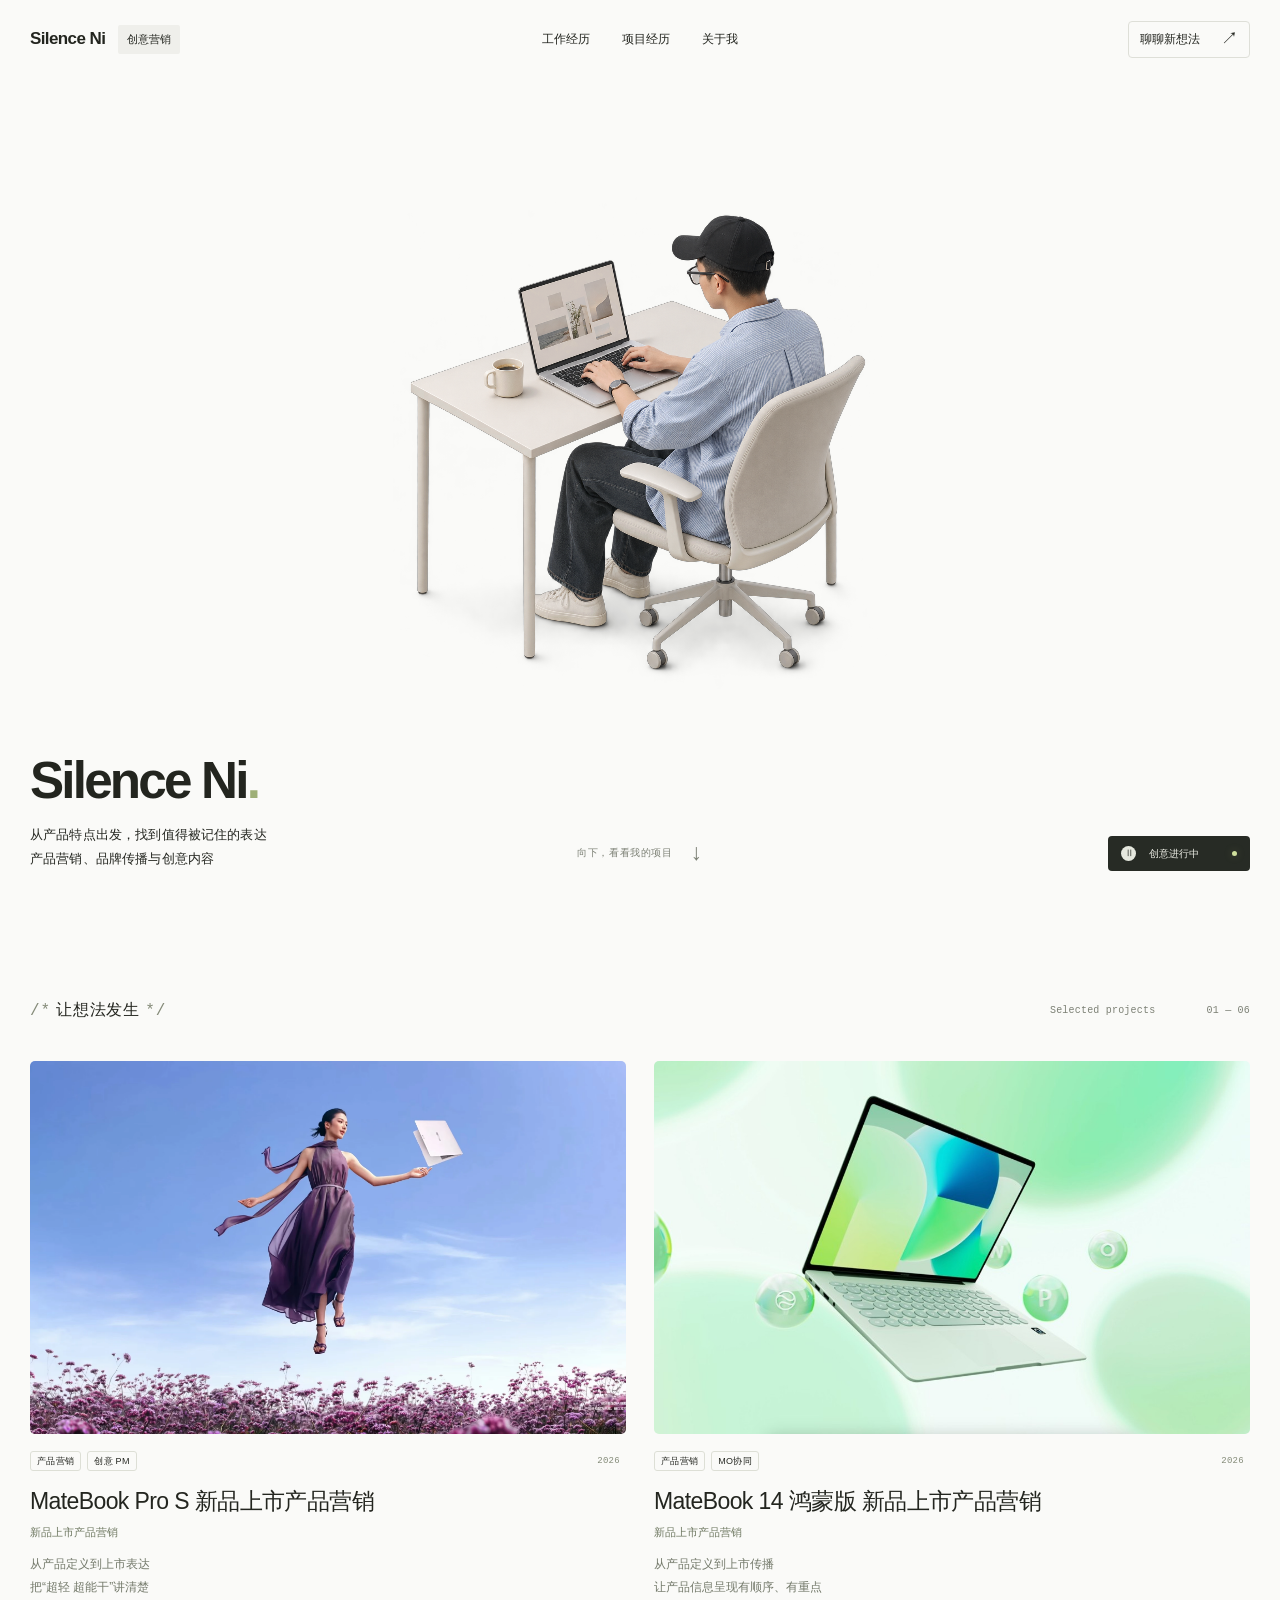
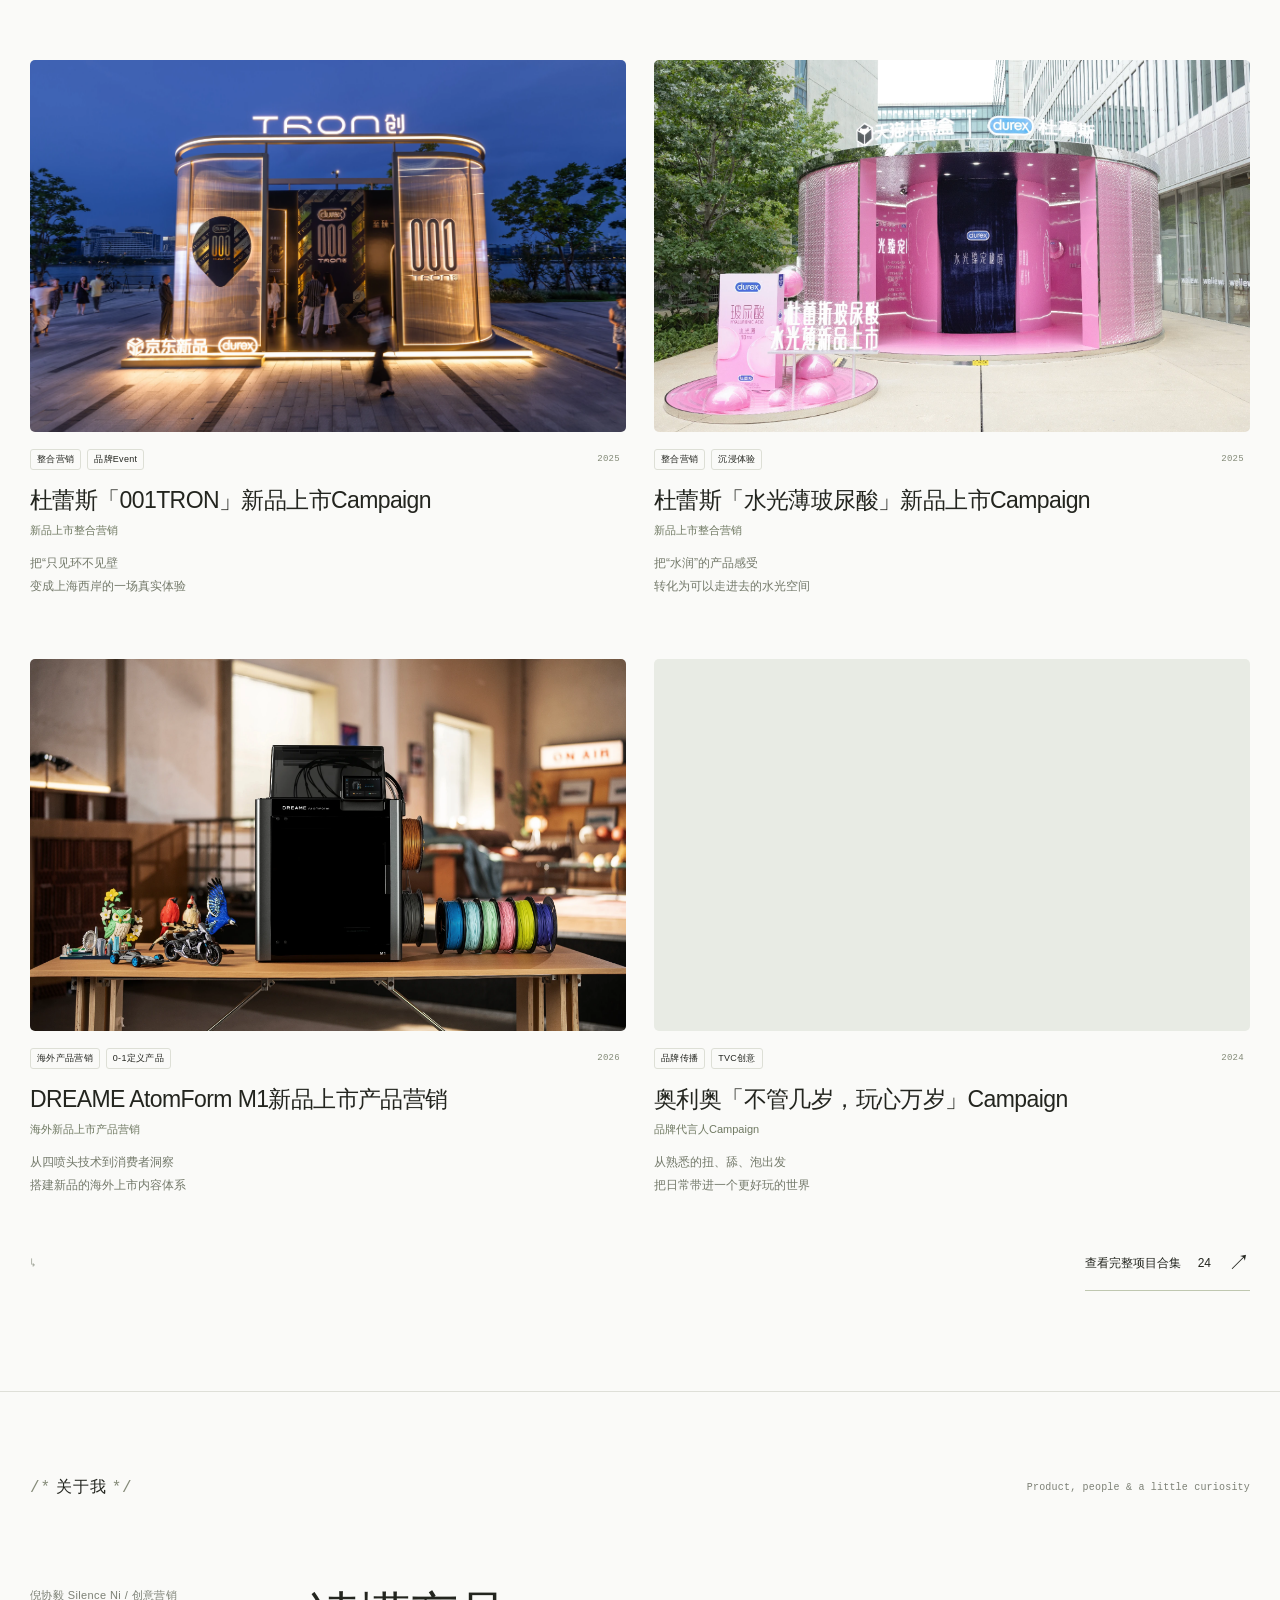
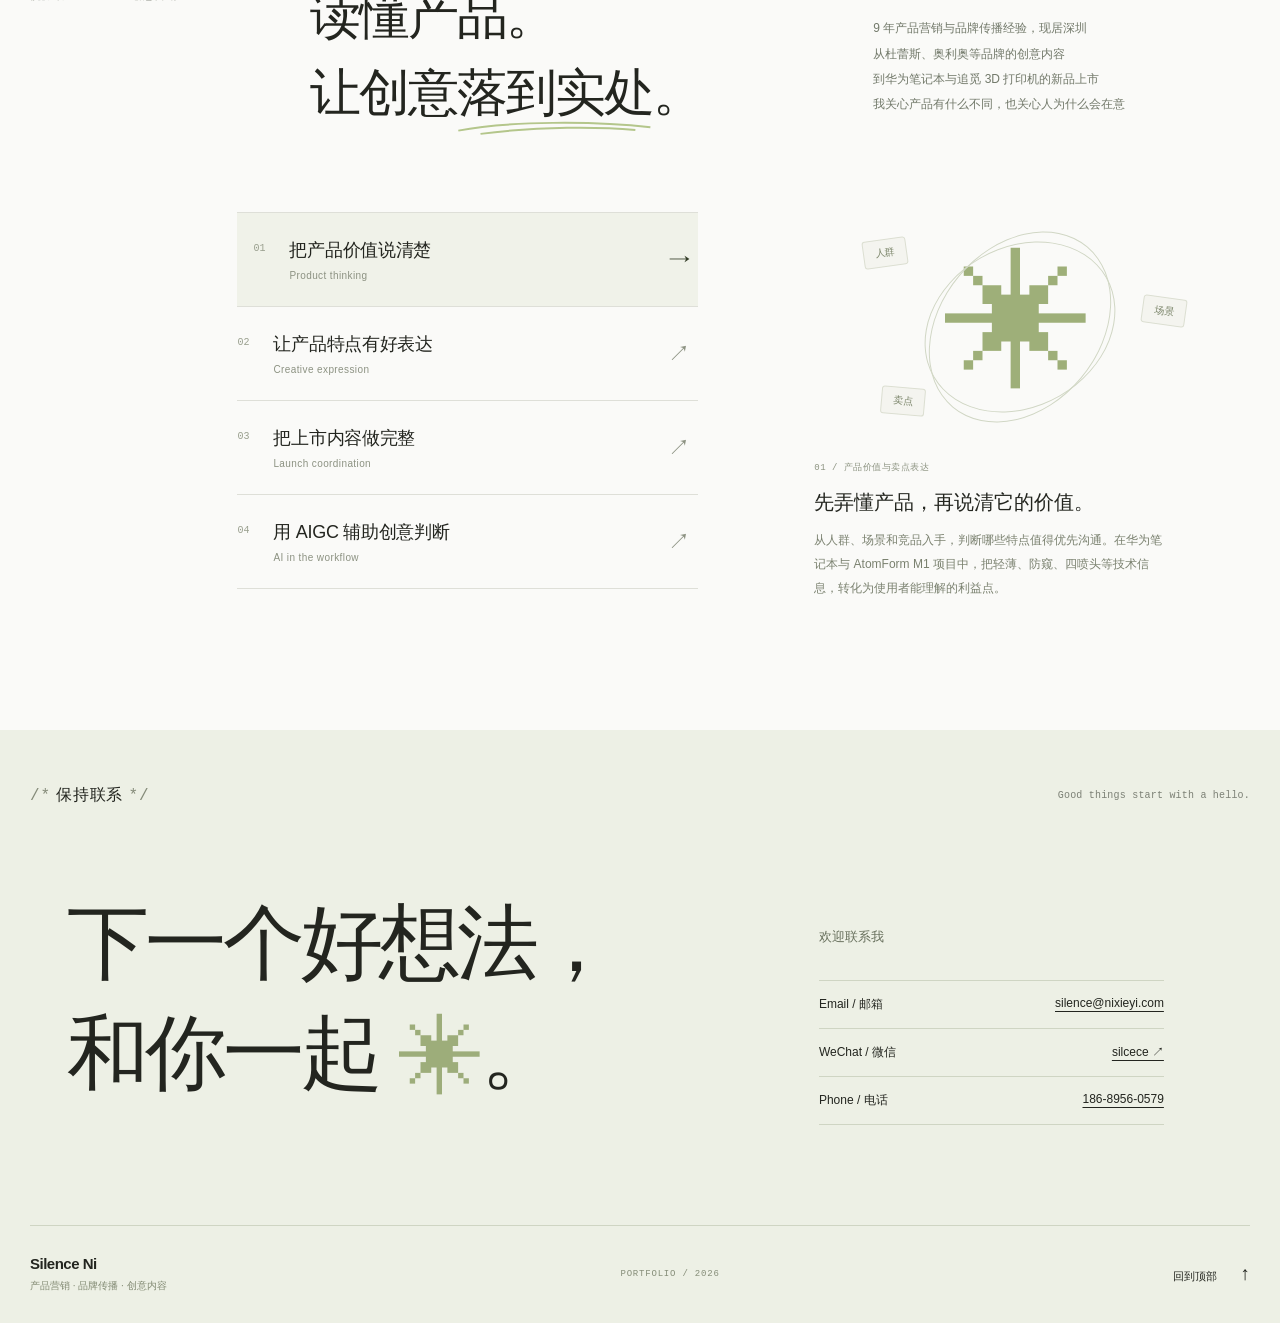
<file: index.html>
<!doctype html>
<html lang="zh-CN">
<head>
  <meta charset="UTF-8" />
  <meta name="viewport" content="width=device-width, initial-scale=1" />
  <meta name="theme-color" content="#fafaf8" />
  <meta name="description" content="倪协毅 Silence Ni，9 年产品营销与品牌传播经验。" />
  <title>Silence Ni — 创意营销</title>
  <link rel="icon" href="./assets/favicon.svg" type="image/svg+xml" />
  <link rel="stylesheet" href="./styles.css" />
  <link rel="stylesheet" href="./project-layout.css" />
  <script id="portfolio-data" type="application/json">{"schema":1,"text":{"t6c31393b9563":"项目命题","t0c8888f90d20":"策略与行动","tfe139472f0f0":"跳至项目内容","t9082190676be":"Silence Ni","t3d879dc9e787":"创意营销","t98ee655c5190":"工作经历","td4e6f770e627":"项目经历","t6afff62d736f":"关于我","tac12278e6161":"聊聊新想法","t19d2c1a79c66":"从产品特点出发，找到值得被记住的表达","t77f392ba54a2":"产品营销、品牌传播与创意内容","t98c366e8fd79":"向下，看看我的项目","td41ff4e7d29a":"Ⅱ","t1b17ddcb9623":"创意进行中","t3dae9a22cfe9":"让想法发生","t0925827df686":"Selected projects","ta520fd60029f":"01 — 06","tb7590784705a":"","tbc0f805cf7d7":"查看完整项目合集","t92cfceb39d57":"42","t6e9fc4ad7f7e":"Product, people","t926b98834e64":"a little curiosity","t53020f9cac50":"倪协毅 Silence Ni / 创意营销","t84bb3d4b7b95":"读懂产品。","t165a713a788f":"让创意","t07cabb02f8e5":"落到实处","tc971b5989976":"9 年产品营销与品牌传播经验，现居深圳","t1eb100a930ae":"从杜蕾斯、奥利奥等品牌的创意内容","tceb5777e11c7":"到华为笔记本与追觅 3D 打印机的新品上市","t80d5da0f3a50":"我关心产品有什么不同，也关心人为什么会在意","tddfe163345d3":"01","t7b543b178c86":"把产品价值说清楚","t9a0684def5f6":"Product thinking","tbcac9d1d8eab":"02","t7e730e1196ea":"让产品特点有好表达","t874716b19911":"Creative expression","t3ea6c91e241f":"03","t8ed8549888be":"把上市内容做完整","tcc1a3da5080f":"Launch coordination","t798f861ee74f":"04","t5db2468199ca":"用 AIGC 辅助创意判断","t535751c503e1":"AI in the workflow","te3d8a56f2267":"观察","t7c4a58ca1b6e":"共鸣","t799dba635a37":"好奇","te07823055401":"01 / 产品价值与卖点表达","tb2b03aef9d6a":"先弄懂产品，再说清它的价值。","t314c6e5682ac":"从人群、场景和竞品入手，判断哪些特点值得优先沟通，把专业信息转化为使用者能理解的利益点。","t9246de40395a":"保持联系","t498c87e937b4":"Good things start with a hello.","t5bade752404b":"下一个好想法，","t2ed001081e8e":"和你","t3a85181e8e3c":"一起","tc2fcb9ec394e":"","tb3a9f827aa23":"","t14285230931b":"欢迎联系我","td4d44550aae1":"Email / 邮箱","t7d85fc1910a2":"silence@nixieyi.com","tacf013fce482":"WeChat / 微信","t16e0afcaceaf":"silcece","tdc8e0c0382a3":"Phone / 电话","tdcbbacf13f7a":"186-8956-0579","t8769cd26b905":"产品营销 · 品牌传播 · 创意内容","te5b29207b1d1":"PORTFOLIO / 2026","te03cc0f221cf":"回到顶部","t38d336116e73":"PROJECT / 项目介绍","t20ebc6dec247":"我的职能","td2bf67a45281":"成果内容","tcf7d478566a9":"关闭卡片","tfd1e3b55857e":"EXPERIENCE / 工作经历","t2c5e66c690fd":"从品牌创意，","tb2a9e32622d6":"走到产品上市。","t2e947703e3e4":"9 年产品营销与品牌传播经验。","tf068e26f2568":"做过代理公司的策略创意，也做过品牌端的产品营销。","te5fa9cfd50b2":"2013.09 — 2017.07","ta1ab0fb13229":"北京师范大学珠海分校","t58037da7c9cc":"广告学 · 本科","t2d512fec1bc5":"查看项目合集","td539063e02b2":"跳至全部项目","t348de1fccc1f":"返回首页精选","tc8f4381188ca":"THE PROJECT ARCHIVE","tabdf81bfcc68":"项目合集","te75d0b5d3a67":"从产品上市，到品牌内容与现场体验。","tdf936a4ac973":"点击卡片，看看项目的起点、内容与交付。","tc352e4df561f":"全部项目","tb0f755a49174":"产品营销","t5560e6b8b85b":"影像内容","tb75066330058":"整合营销","te6d2191d8bc0":"AIGC","t0043a913c8d8":"共 42 个项目","tfe0aced5161b":"产品上市、品牌传播、影像内容，以及持续进行的创意实践。"},"profile":{"email":"silence@nixieyi.com","wechat":"silcece","phone":"186-8956-0579"},"strengths":{"insight":{"eyebrow":"01 / 产品价值与卖点表达","title":"先弄懂产品，再说清它的价值。","copy":"从人群、场景和竞品入手，判断哪些特点值得优先沟通。在华为笔记本与 AtomForm M1 项目中，把轻薄、防窥、四喷头等技术信息，转化为使用者能理解的利益点。","notes":["人群","场景","卖点"]},"story":{"eyebrow":"02 / 创意内容与体验","title":"给抽象的特点，一个具体的表达。","copy":"“薄”可以是一道环，“水润”可以是一间水光空间。我关注创意与产品之间的关系，也关心它最终怎样出现在一支影片、一张画面或一次现场体验里。","notes":["创意","影像","体验"]},"connect":{"eyebrow":"03 / 上市协同与项目交付","title":"让不同团队，围绕同一个重点工作。","copy":"做过代理公司的整合营销，也做过品牌端的产品上市。能够把研发、GTM、PR、区域市场与制作团队的需求放在同一张排期里，明确每个阶段要讲什么、交付什么。","notes":["节奏","协作","交付"]},"make":{"eyebrow":"04 / AIGC 在营销中的应用","title":"更早看见想法，也更快讨论它。","copy":"把 AIGC 用在竞品分析、策略梳理、脚本构思和视觉预演中。做过奥利奥、西门子的动态分镜，以及杜蕾斯产品 KSP 素材探索，用具体画面辅助团队判断创意方向。","notes":["研究","分镜","预演"]}},"experience":[["2026.07 — 2026.09 · 深圳","追觅科技","产品营销经理","围绕消费级 3D 打印新品，开展品类与竞品研究，建立产品定位和卖点优先级；统筹 KV、TVC、功能视频及海外上市工具包。"],["2025.12 — 2026.06 · 深圳","华为终端（专家岗）","产品营销经理","负责消费者笔记本产品营销，前置参与产品定义，推进上市策略、发布会内容与核心营销物料；协调研发、GTM、中国区、PR 及制作团队。"],["2019.02 — 2025.12 · 上海","HOP-LAB 合和互动","资深营销总监","负责策略创意、整合营销与团队管理。服务杜蕾斯、华为、雀巢、奥利奥、西门子等品牌，推动创意内容、线下快闪与整合传播项目。"],["2017.10 — 2018.12 · 上海","国际 4A 公司","Freelancer · 创意营销","以自由职业者身份参与 Publicis、McCann、dentsu、DDB 等公司项目，涉及真果粒新品、必胜客 IP 联名、KFC Pre-order 与 Pocky 年度新品传播。"]],"projects":[{"key":"matebook-pro-s","category":"product","featured":true,"hidden":false,"name":"MateBook Pro S 新品上市产品营销","english":"HUAWEI","year":"2026","subtitle":"新品上市产品营销","title":"MateBook Pro S 新品上市产品营销","role":"创意 PM · 产品营销","approach":"· 产品策略：前置参与产品规划，联动研发与GTM团队，梳理目标人群、使用场景及差异化竞争优势，制定核心卖点层级与传播优先级。\n· 创意策略：主导Campaign核心创意方向，将产品KSP转化为具体的视觉表达与场景化内容，统筹KV、TVC及平面创拍的创意开发。\n· 项目统筹：规划上市营销物料矩阵，协调跨团队协作，统筹预算、制作排期与供应商管理，推动创意方案按上市节点落地。","outcome":"建立清晰的产品价值体系与新品上市沟通框架，统一核心卖点在不同传播触点的表达；完成覆盖品牌形象、产品卖点与消费场景的核心营销内容交付，为新品上市提供系统化的传播素材支持。\n核心交付：产品价值梳理 / Campaign创意 / KV / TVC / 平面创拍","deliverables":"","coverType":"","summary":["从产品定义到上市表达","把“超轻 超能干”讲清楚"],"tags":["产品营销","创意 PM"],"brief":"798g的旗舰笔记本，轻是第一眼的惊艳，强才是让人买单的理由。将复杂的技术优势收束为「超轻 超能干」，让十年旗舰的产品实力有了清晰的表达。","video":"./assets/uploads/84a6355d-8856-47b9-b2dd-0a318ccadaa0.mp4","cover":"./assets/uploads/9f0cb243-ae26-46ce-9363-19b9416e6a17.webp","images":[{"src":"./assets/uploads/c7754282-621c-411f-881e-b868e2fbdac6.webp","alt":"5","width":1920,"height":1080},{"src":"./assets/projects/gallery/p8-1.jpg","alt":"MateBook Pro S · 新品上市产品营销画面 2","width":1280,"height":720},{"src":"./assets/projects/gallery/p8-2.jpg","alt":"MateBook Pro S · 新品上市产品营销画面 3","width":1280,"height":720},{"src":"./assets/projects/gallery/p8-3.jpg","alt":"MateBook Pro S · 新品上市产品营销画面 4","width":1280,"height":720},{"src":"./assets/uploads/9eaacdab-b613-4e0e-a193-dd4baaa24123.jpg","alt":"7","width":2880,"height":1440},{"src":"./assets/uploads/82dede24-d022-4db6-ad9d-18b7f854709f.jpg","alt":"6","width":2880,"height":1440}]},{"key":"matebook-14","category":"product","featured":true,"hidden":false,"name":"MateBook 14 鸿蒙版 新品上市产品营销","english":"HUAWEI","year":"2026","subtitle":"新品上市产品营销","title":"MateBook 14 鸿蒙版新品上市产品营销","role":"创意 PM · MO 协同","approach":"· 上市营销规划：对齐产品与GTM团队的上市目标，制定营销内容矩阵、传播节奏及资源预算，统筹关键物料的开发与交付。\n· 产品内容策略：梳理鸿蒙系统体验与产品核心KSP，提炼场景化用户利益点，参与发布会Keynote及产品口播内容策划，建立清晰的产品沟通逻辑。\n· 创意执行管理：主导产品ID及KSP视频的创意开发与制作统筹，协调创意、制作及跨职能团队，推进内容质量把控、社媒预热与上市节点落地。","outcome":"完成新品发布会及上市阶段核心传播内容的全链路交付，实现产品卖点在发布会、视频与社交媒体等触点的一致表达，支撑新品认知建立与预售传播。\n核心交付：上市内容规划 / Keynote与口播 / ID视频 / KSP视频 / 社媒预热","deliverables":"","coverType":"","summary":["从产品定义到上市传播","让产品信息呈现有顺序、有重点"],"tags":["产品营销","MO协同"],"brief":"当鸿蒙电脑遇上圆形键盘，科技也有了年轻、有趣的一面。以独特的设计语言为切入点，让鸿蒙新体验与个性化表达成为新品上市的记忆点。","video":"./assets/uploads/7914eb04-bff6-46cd-a90e-fbde4fd6ec0a.mp4","cover":"./assets/projects/p7.jpg","images":[{"src":"./assets/uploads/e7b2f768-51d6-4b68-827a-33f3a8caeeae.webp","alt":"1","width":3840,"height":2160},{"src":"./assets/uploads/91ba7ae0-2b96-4f50-80b2-b81cd5362bec.webp","alt":"2","width":3840,"height":2160},{"src":"./assets/uploads/85803cdd-fc63-4e60-bfe9-005f804a38b5.webp","alt":"3","width":3840,"height":2160},{"src":"./assets/uploads/1b1da3e6-e6e6-4a1a-878a-00048079c659.webp","alt":"华为MateBook 14｜续航超能扛.00_01_18_11.Still004","width":3840,"height":2160}]},{"key":"durex-tron","category":"integrated","featured":true,"hidden":false,"name":"杜蕾斯「001TRON」新品上市Campaign","english":"DUREX","year":"2025","subtitle":"新品上市整合营销","title":"杜蕾斯 001TRON 新品上市整合营销","role":"项目总监 · Campaign Lead","approach":"· 整合营销策略：主导Campaign整体策划，围绕产品差异化优势制定核心创意概念，规划线下体验、内容传播与社交互动的整合营销路径。\n· 体验创意设计：主导大型圆环装置、裸眼全息风幕及沉浸式互动体验的创意设计，将抽象产品卖点转化为直观的空间语言与参与机制。\n· 复杂项目操盘：统筹创意、技术、搭建及执行团队，推进装置结构、全息技术与现场体验的可行性验证，管理预算、制作周期及现场交付，确保创意完整落地。","outcome":"于上海西岸落地全国首创大型圆环光影互动装置，融合裸眼全息风幕与沉浸式互动体验，完成从产品创意概念到线下品牌事件的转化。两日活动吸引14万人次关注、超10,000人次驻足观看全息展示、300余人参与沉浸互动并产出UGC；整合传播总曝光达5亿+，有效放大新品上市声量。\n· 核心交付：Campaign Big Idea / 创意装置设计 / 全息互动体验 / 活动统筹与落地","deliverables":"","coverType":"","summary":["把“只见环不见壁","变成上海西岸的一场真实体验"],"tags":["整合营销","品牌Event"],"brief":"极致的薄，如何让人真正感知？「只见环，不见壁」，把一个难以触摸的产品优势，变成一座能走近、能互动、能引发讨论的巨型圆环。","cover":"./assets/uploads/f3ff9b2c-e0b0-4ec6-9e6f-ac98eb6dbd53.webp","images":[{"src":"./assets/uploads/c6382359-82f1-4f38-b386-2493152e7929.webp","alt":"SAM_7685","width":5000,"height":3335},{"src":"./assets/uploads/cd3dbce0-851e-4991-b0e2-0ac6ad0a2d70.jpg","alt":"202589203539318_SAM7865","width":1600,"height":1067},{"src":"./assets/uploads/cfaa7ad5-9cd6-47c3-bfab-e979a9add48a.webp","alt":"10","width":1938,"height":1358},{"src":"./assets/uploads/82594c79-3099-490b-8cfd-702bcf081a8e.webp","alt":"SAM_7319","width":5000,"height":3335},{"src":"./assets/uploads/4026c887-a699-475c-9b8d-be919bbf793c.jpg","alt":"2025892198221_SAM7900","width":1600,"height":1067}]},{"key":"durex-hydro","category":"integrated","featured":true,"hidden":false,"name":"杜蕾斯「水光薄玻尿酸」新品上市Campaign","english":"DUREX","year":"2025","subtitle":"新品上市整合营销","title":"杜蕾斯水光薄玻尿酸新品上市整合营销","role":"整合营销 · 创意内容","approach":"· 消费者洞察与创意策略：围绕目标人群的情感需求与产品核心利益点，参与制定Campaign创意方向，将功能性卖点转化为具象的感官体验与空间叙事。\n· 互动体验设计：策划沉浸式水光艺术空间与AIGC互动体验，设计用户参与路径、现场互动机制及社交分享场景，增强体验趣味性与内容传播价值。\n· 活动统筹与落地：推进场地资源协调、空间搭建及跨供应商协作，制定现场运营SOP、人员招募与互动执行机制，平衡创意效果、预算与现场运营效率。","outcome":"落地以水、光、声音交织的沉浸式艺术体验空间，融合AIGC创意互动与多感官体验，将产品概念转化为消费者可亲身参与的品牌场景。通过互动体验与社交分享机制，降低亲密用品的体验门槛，丰富新品上市的消费者沟通方式。\n核心交付：Campaign创意 / 沉浸式空间体验 / AIGC互动策划 / 用户参与机制 / 活动运营与落地","deliverables":"","coverType":"","summary":["把“水润”的产品感受","转化为可以走进去的水光空间"],"tags":["整合营销","沉浸体验"],"brief":"水润不该只是广告里的形容词，把水、光与声音搬进真实空间，打造一场可以亲身感受的沉浸体验，让产品卖点有了触感，也有了情绪。","cover":"./assets/uploads/254dcf00-da1c-4043-8793-53bae25a43c5.webp","images":[{"src":"./assets/uploads/8c9e9421-59e7-4c05-8c0c-17356e5e49a2.webp","alt":"2_副本","width":1822,"height":1192},{"src":"./assets/uploads/d38740aa-73e1-40fd-8e17-d276d47d2948.webp","alt":"SAI02451","width":4608,"height":3072},{"src":"./assets/uploads/e11761ad-7a7a-40a2-9c77-73ce60442909.webp","alt":"1","width":2896,"height":1628},{"src":"./assets/uploads/2d76d166-97d4-441a-a235-d1d40d7435f2.webp","alt":"2","width":2906,"height":1616},{"src":"./assets/uploads/4e8d7505-aadd-4761-bedc-1642aeb0c788.webp","alt":"3","width":2898,"height":1620},{"src":"./assets/uploads/a179c7c6-da22-4697-b8b1-1efef935d7e3.webp","alt":"4","width":2884,"height":1626},{"src":"./assets/uploads/ba818e29-4420-4feb-8920-939d5cd519a7.webp","alt":"5","width":2900,"height":1618}]},{"key":"atomform-m1","category":"product","featured":true,"hidden":false,"name":"DREAME AtomForm M1新品上市产品营销","english":"ATOMFORM","year":"2026","subtitle":"海外新品上市产品营销","title":"DREAME AtomForm M1海外新品上市产品营销","role":"产品营销 · 海外 GTM 协同","approach":"· 市场研究与产品定位：主导消费级FDM市场及竞品技术路线研究，识别多色打印的用户痛点与差异化机会，明确产品竞争定位，制定核心KSP层级及传播优先级。\n· 产品价值与创意转译：联动研发梳理四独立喷头、智能快换、无冲刷切换及多材料打印等技术优势，通过FABE逻辑转化为消费者利益点，主导核心传播概念及视觉创意方向。\n· 海外上市营销统筹：协同海外GTM团队规划上市内容体系，统筹KV、TVC及KSP视觉素材的创意开发、预算与制作交付，搭建标准化Product Launch Toolkit，支持海外区域本地化传播。","outcome":"从0到1完成产品定位、核心卖点体系及上市传播内容建设，形成清晰、统一的海外产品沟通语言。交付覆盖品牌形象、产品功能及使用场景的核心营销素材，建立可供海外区域复用的Launch Toolkit，为新品发布及IFA展期传播提供内容支持。\n核心交付： 市场与竞品研究 / 产品定位 / KSP体系 / KV / TVC / Product Launch Toolkit","deliverables":"","coverType":"atomform","summary":["从四喷头技术到消费者洞察","搭建新品的海外上市内容体系"],"tags":["海外产品营销","0-1定义产品"],"brief":"进入竞争激烈的消费级3D打印市场，光有技术参数还不够。抓住「智能快换四喷头」的差异化优势，让复杂技术回归简单的用户价值，为海外上市找到清晰的沟通切口。","video":"./assets/uploads/7b30b344-fcbd-4172-9d4f-4a5e758a0977.mp4","cover":"./assets/uploads/598d881e-b8dc-4944-8f1a-6faa998bee50.webp","images":[{"src":"./assets/uploads/3075059b-1aae-489a-9c59-bc263b7165b3.webp","alt":"1","width":2216,"height":1392},{"src":"./assets/uploads/bf9400ad-f1d8-467d-af6f-9a4eee039dd7.webp","alt":"2","width":2220,"height":1384},{"src":"./assets/uploads/d1798794-998f-47eb-a52d-6008133ef9b6.webp","alt":"3","width":2206,"height":1442},{"src":"./assets/uploads/f27668c2-5058-4269-a0c8-7408cbbcbb56.webp","alt":"4","width":2212,"height":1468},{"src":"./assets/uploads/d0a0d981-fcc1-470a-8a6f-e6121f397914.webp","alt":"5","width":2204,"height":1438}]},{"key":"oreo-play","category":"film","featured":true,"hidden":false,"name":"奥利奥「不管几岁，玩心万岁」Campaign","english":"OREO","year":"2024","subtitle":"品牌代言人Campaign","title":"奥利奥「不管几岁，玩心万岁」","role":"品牌传播 · 影像内容","approach":"· 品牌策略与内容洞察：围绕奥利奥「Unlock Playfulness」品牌精神，结合目标人群与代言人特质，梳理TVC核心沟通信息，明确创意方向与品牌表达重点。\n· TVC创意策划：参与影片创意构思、脚本与视觉表达设计，将代言人个性与奥利奥经典品牌符号结合，运用CG视觉创意增强内容的趣味性与品牌辨识度。\n· 影视制作统筹：协同导演、制作及后期团队推进TVC制作，把控创意执行、CG特效与Online合成质量，协调制作资源与交付节奏，确保创意效果与品牌调性一致。","outcome":"完成奥利奥2024年品牌形象艺人代言篇TVC交付，通过代言人演绎与CG视觉表现强化「玩心万岁」的品牌记忆，为品牌年轻化沟通提供核心视频素材。\n核心交付：TVC创意 / 脚本与视觉策划 / 影视制作统筹 / CG特效与后期合成","deliverables":"","coverType":"","summary":["从熟悉的扭、舔、泡出发","把日常带进一个更好玩的世界"],"tags":["品牌传播","TVC创意"],"brief":"「玩心万岁」不是一句需要反复强调的口号，而是一种可以被演绎的品牌性格。让代言人的个性碰上奥利奥的玩趣基因，用天马行空的视觉创意，把快乐拍得更有想象力。","video":"./assets/uploads/49d63d67-6817-46fc-a20d-f50da03faf4a.mp4","cover":"./assets/uploads/40bc5659-b325-40df-905b-9d1c9511b6a1.webp","images":[{"src":"./assets/uploads/ad353db8-e0af-4d7a-ab9d-2cbb4ff367be.webp","alt":"1","width":2626,"height":1466},{"src":"./assets/uploads/825a8c90-4748-4e94-b552-dd2e5e2c4f38.webp","alt":"2","width":2642,"height":1472},{"src":"./assets/uploads/7bb5e075-fd5f-4335-b962-cce619931cf1.webp","alt":"3","width":2624,"height":1458},{"src":"./assets/uploads/6a47d381-9d6e-4e99-8ceb-d87b4ce2c139.webp","alt":"4","width":2626,"height":1464},{"src":"./assets/uploads/c2c0c731-dec4-424f-b86e-3c5e2f8acbb3.webp","alt":"7","width":2622,"height":1464},{"src":"./assets/uploads/f1454814-a792-4bf7-88ba-4f7a0335758e.webp","alt":"5","width":2620,"height":1452},{"src":"./assets/uploads/b635bdf1-f8ff-47ef-b9ca-c90f6afdc9a3.webp","alt":"6","width":2632,"height":1460}]},{"key":"nescafe-2025","category":"film","featured":false,"hidden":false,"name":"雀巢咖啡「这一刻，就很好」品牌形象焕新","english":"NESCAFÉ","year":"2024","subtitle":"品牌宣传片","title":"雀巢咖啡「这一刻，就很好」品牌形象焕新","role":"创意营销 · 影像内容","approach":"· 品牌内容策略：结合品牌焕新方向与目标人群生活方式，参与影片创意策划，提炼不同消费场景下的情绪价值，建立统一的内容叙事与视觉调性。\n· 影视创意与制作：统筹家庭、通勤、户外及运动等场景的创意执行，协同导演、摄影及后期团队，把控影片质感、品牌表达与制作预算，实现多场景内容的高效交付。","outcome":"完成年度品牌形象影片，作品获收录至 Nescafé Global Brand Guidelines，成为品牌全球内容创作的参考素材。\n核心交付：TVC创意 / 视觉风格策划 / 影视制作统筹 / 后期监制","deliverables":"","coverType":"","summary":["从咖啡品质到日常场景，讲述一杯咖啡与生活的关系"],"tags":["影像内容","品牌形象宣传片"],"brief":"一杯好咖啡，不必等待特别的时刻，以「这一刻，就很好」为品牌沟通主张，从真实生活中寻找情感共鸣，让雀巢咖啡融入消费者的日常，塑造更年轻、温暖且富有生活感的品牌形象。","video":"./assets/uploads/5aedc4e3-6ca8-436c-b365-9e00254f08b0.mp4","cover":"./assets/uploads/1badbadb-5c07-4260-9a58-c7af3483bc49.webp","images":[{"src":"./assets/uploads/1badbadb-5c07-4260-9a58-c7af3483bc49.webp","alt":"1","width":2622,"height":1454},{"src":"./assets/uploads/c7bde185-a0ce-4589-a548-1da876bc47e4.webp","alt":"2","width":2622,"height":1460},{"src":"./assets/uploads/f4b1a3a0-0424-47a1-86fd-0a5a10ba7f02.webp","alt":"3","width":2620,"height":1456},{"src":"./assets/uploads/b901241a-ae05-4972-bf9c-a04ab82589b8.webp","alt":"4","width":2616,"height":1468},{"src":"./assets/uploads/98210ae4-e3aa-4f28-864b-d8eb60c7f4cf.webp","alt":"6","width":2636,"height":1470},{"src":"./assets/uploads/65408072-0c16-4227-9593-2f4ee48c47ed.webp","alt":"7","width":2632,"height":1464},{"src":"./assets/uploads/9d7631b0-593a-42f9-8fcd-e4bf3e7d17ef.webp","alt":"8","width":2626,"height":1456}]},{"key":"huawei-display","category":"film","featured":false,"hidden":false,"name":"华为乾崑智能汽车技术KSP系列影片","english":"HUAWEI","year":"2024","subtitle":"产品KSP视频","title":"华为乾崑车载智慧屏 5.0","role":"创意营销 · 影像内容","approach":"· 技术理解与内容策略：深度对接产品技术资料，拆解核心KSP与用户利益点，针对智能显示、空间声学及激光感知等不同技术特性，制定差异化的视频叙事与视觉表达方案。\n· 创意与制作统筹：参与创意脚本、分镜及CGI视觉设计，协同导演、三维动画与后期团队，把控技术演示的准确性、视觉表现力及制作交付，兼顾专业技术表达与消费者理解效率。","outcome":"完成车载智慧屏5.0、HUAWEI SOUND及Limera激光视觉系列技术影片，覆盖产品ID、主动降噪、独立音区及智能感知等关键卖点。支撑新品技术发布与产品力传播，实现复杂技术信息的高质量视觉化交付。\n核心交付：KSP内容策略 / 技术视觉化 / CGI创意 / 分镜策划 / 影视制作统筹","deliverables":"","coverType":"","summary":["让智慧座舱的能力，在具体的驾驶场景中被理解"],"tags":["影像内容","产品KSP视频"],"brief":"车载智慧屏、HUAWEI SOUND、Limera激光视觉，三种不同的技术能力，面对同一个传播难题：如何让复杂技术被直观理解？以产品功能为叙事起点，结合CGI技术美学与场景化演绎，将底层技术转化为可视、可感知的产品价值。","video":"./assets/uploads/85039caf-c945-483c-b845-660ace48353c.mp4","cover":"./assets/uploads/d8f61635-ca87-4d21-8038-1e682fe27681.webp","images":[{"src":"./assets/uploads/0c8420ad-adb1-4b7f-85e2-283e045ce3c2.webp","alt":"1","width":2632,"height":1440},{"src":"./assets/uploads/8808cb5d-e68f-45ac-b4d6-7a4824378f55.webp","alt":"2","width":2622,"height":1450},{"src":"./assets/uploads/23ba98f7-0ce7-4a52-badb-640e5ce0b2d1.webp","alt":"3","width":2624,"height":1460},{"src":"./assets/uploads/f8f0fe1f-86bc-47fe-9021-af132c457226.webp","alt":"4","width":2616,"height":1460},{"src":"./assets/uploads/d804c1d5-4db7-4591-ad29-7a5f3e70f8ae.webp","alt":"5","width":2626,"height":1464},{"src":"./assets/uploads/748d04e6-cd5a-4c11-aec6-5a593bc493e5.webp","alt":"6","width":2620,"height":1454},{"src":"./assets/uploads/e10eedaa-a1c8-4ed2-8327-44ebcebcc6bc.webp","alt":"7","width":2630,"height":1462},{"src":"./assets/uploads/8d94513d-8c0c-4e83-9224-36160003e6e1.webp","alt":"8","width":2622,"height":1468},{"src":"./assets/uploads/68c58a58-bc73-47ea-88cf-ce4824bd360d.webp","alt":"9","width":2608,"height":1448}]},{"key":"siemens-employer","category":"film","featured":false,"hidden":false,"name":"西门子最佳雇主宣传片","english":"SIEMENS","year":"2024","subtitle":"雇主品牌传播","title":"西门子最佳雇主宣传片","role":"创意营销 · 影像内容","approach":"· 品牌叙事与TVC创意：从雇主品牌沟通目标出发，参与双片创意策略、人物设定与脚本开发，以不同人物视角构建差异化叙事，兼顾品牌价值传递与影片的趣味性。\n· 影视制作与创意预演：运用AIGC Motion Board辅助创意预演及视觉沟通，协同导演、拍摄与后期团队，把控人物表现、影像风格与叙事节奏，推进双片制作交付。","outcome":"完成《问题青年》《老顽童》两支雇主品牌宣传片，以双故事视角丰富西门子的雇主品牌表达，为企业人才沟通提供更具辨识度的视频内容。\n核心交付：雇主品牌内容策略 / TVC创意 / 脚本策划 / 影视制作统筹","deliverables":"","coverType":"","summary":["从“问题青年”到“老顽童”，用人物讲述工作的另一面。"],"tags":["影像内容","雇主品牌传播"],"brief":"雇主品牌不该只是企业单方面的自我介绍。《问题青年》与《老顽童》从不同年龄与职场心态切入，以鲜活的人物故事代替传统企业宣传话术，让西门子的雇主形象更有个性，也更贴近真实的人。","video":"./assets/uploads/9a0d7ba7-dee3-4adb-864b-c6340cb09046.mp4","cover":"./assets/uploads/b2cfb208-7f6d-476d-ac73-5444367801b3.webp","images":[]},{"key":"ciie-7","category":"film","featured":false,"hidden":false,"name":"第七届中国国际进口博览会倒计时及开幕主题影片","english":"CIIE","year":"2024","subtitle":"开幕与倒计时 CGI","title":"第七届中国国际进口博览会倒计时及开幕主题影片","role":"创意营销 · 影像内容","approach":"· 传播内容与视觉创意：根据倒计时预热与正式开幕的不同传播任务，参与创意概念、脚本及分镜策划，规划影片叙事结构与视觉节奏，建立统一且具有辨识度的视觉语言。\n· CGI创意与制作统筹：协同三维动画、角色设计及后期团队，推进全球地标场景构建、吉祥物角色动画与CG特效合成，把控视觉品质、制作进度及多支影片的协同交付。","outcome":"完成进博会倒计时20天、10天系列CGI短片及四国全球联动开幕形象片，结合「进宝」角色动画，形成覆盖预热与开幕关键节点的视觉传播内容，强化大型国际展会的品牌形象与盛会氛围。\n核心交付：影片创意策略 / CGI视觉设计 / 创意分镜 / 角色动画 / 后期制作统筹","deliverables":"","coverType":"","summary":["让城市与吉祥物一起，参与进博会的开幕倒计时"],"tags":["影像内容","CGI VIDEO"],"brief":"倒计时需要制造期待，开幕影片则要撑起一场国际盛会的气势。以CGI视觉创意串联开幕前后的传播节点，将四国全球联动、城市地标与进博会吉祥物「进宝」融入影像叙事，打造兼具国际视野与视觉冲击力的传播内容。","video":"./assets/uploads/a9ee2eea-1ee8-45e0-931a-0eec2e1ac92c.mp4","cover":"./assets/uploads/50c61924-d42d-41fe-9673-3ed4e24a188c.jpg","images":[]},{"key":"yili-rich","category":"film","featured":false,"hidden":false,"name":"伊利绮炫2025年新品上市系列TVC","english":"YILI","year":"2024","subtitle":"新品上市TVC","title":"伊利绮炫2025年新品上市系列TVC","role":"创意营销 · 影像内容","approach":"· 产品洞察与TVC创意：梳理三款新品的核心利益点与差异化特征，参与创意概念、脚本及视觉风格策划，以不同的影像语言呈现产品口感、质地与消费体验。\n· 影视制作与创意监制：协同导演、制作及后期团队，统筹实拍、产品特写与视觉特效制作，把控产品质感、视觉一致性及制作进度，兼顾系列化品牌表达与单品辨识度。","outcome":"完成《炫玲珑篇》《软软生巧篇》《暗夜白雪篇》三支新品TVC，以差异化创意呈现各款产品的核心卖点，形成风格统一、各具记忆点的系列上市视频素材。\n核心交付：产品卖点营销策略 / TVC创意 / 脚本策划 / 视觉风格设计 / 影视制作监制","deliverables":"","coverType":"","summary":["围绕口感与质地，为三款新品建立各自的影像表达"],"tags":["影像内容","新品TVC"],"brief":"冰淇淋的诱惑，往往从第一眼就开始了，针对三款新品不同的口感与产品个性，以视觉创意放大感官体验，让美味不只停留在卖点描述里，而是成为看得见的食欲与想象。","video":"./assets/uploads/2de2396d-a8d2-4a0e-9ea3-3a6818381f36.mp4","cover":"./assets/uploads/db4e05be-e915-4ad6-87ae-24fdba904c39.webp","images":[]},{"key":"amway-xs","category":"film","featured":false,"hidden":false,"name":"Amway XS Energy Drink 2024 DRAGON Year CNY","english":"AMWAY XS","year":"2024","subtitle":"CNY Contents","title":"Amway XS Energy Drink 2024 DRAGON Year CNY","role":"创意营销 · 影像内容","approach":"· 节日营销与视觉创意：结合春节传播语境与品牌调性，参与Campaign视觉概念、视频创意及KV策划，建立统一的节庆视觉语言与内容表达。\n· 创意制作与项目统筹：协同导演、摄影及后期团队，推进实景拍摄、CG特效与平面创意执行，把控视觉风格、制作质量及跨物料的一致性。","outcome":"完成2024龙年春节主题视频及系列KV交付，以实拍与CG融合的视觉语言丰富品牌节庆表达，形成适用于春节营销传播的视频与平面素材。\n核心交付：Campaign视觉创意 / CNY主题视频 / KV创意执行 / 实景拍摄 / CG特效制作","deliverables":"","coverType":"","summary":["龙年创意碰撞年轻能量，创意演绎新春活力"],"tags":["影像内容","CNY Contents"],"brief":"春节营销不缺热闹，难的是让节日氛围与品牌个性同时成立。以龙年文化符号碰撞XS能量饮料的年轻活力，借助实景拍摄与CG视觉创意，打造更具动感与想象力的新春品牌内容。","video":"./assets/uploads/84830fdd-84d5-4e4f-9c70-a62991a37a77.mp4","cover":"./assets/uploads/b5e59aab-fed7-4b6d-8747-1f3f556317b4.webp","images":[{"src":"./assets/uploads/c1ada593-d4fe-41eb-aadc-41ae30db5b76.webp","alt":"1","width":2166,"height":1442},{"src":"./assets/uploads/b5e59aab-fed7-4b6d-8747-1f3f556317b4.webp","alt":"2","width":2190,"height":1472}]},{"key":"oreo-cocoa","category":"film","featured":false,"hidden":false,"name":"奥利奥可可贝蛋糕新品上市TVC","english":"OREO","year":"2024","subtitle":"新品上市 TVC","title":"奥利奥可可贝蛋糕新品上市TVC","role":"创意营销 · 影像内容","approach":"· 产品卖点与TVC创意：提炼新品外观及口感特征，参与TVC创意构思、脚本策划与视觉风格设计，将产品利益点转化为具有表现力的CG动画语言。\n· CGI制作统筹：协同三维动画及后期团队，推进产品建模、材质渲染、动态演绎与后期合成，重点把控巧克力质感、产品细节及品牌视觉一致性。","outcome":"完成奥利奥可可贝蛋糕新品上市CGI TVC，以产品特写与动态视觉强化巧克力夹心及蛋糕形态的感官表现，为新品上市提供具有产品辨识度的核心视频素材。\n核心交付：TVC创意 / CG视觉策划 / 三维动画制作统筹 / 后期监制","deliverables":"","coverType":"","summary":["以CG动画放大可可贝蛋糕的口感层次，让新品美味跃然眼前"],"tags":["影像内容","新品上市 TVC"],"brief":"一款新品蛋糕，如何让消费者隔着屏幕感受到它的诱惑？将可可贝蛋糕的外形、巧克力夹心与口感层次作为视觉创意的主角，利用CG动画放大产品细节，让新品卖点成为直观、有食欲的视觉记忆。","video":"./assets/uploads/52b21579-20a0-4571-a6ab-4116c871bb8a.mp4","cover":"./assets/uploads/9c3b65c5-8d26-48f4-b64c-ff8482ab5738.webp","images":[]},{"key":"chips-cny","category":"film","featured":false,"hidden":false,"name":"趣多多「新年老板画饼」产品TVC","english":"CHIPS AHOY!","year":"2024","subtitle":"产品TVC","title":"趣多多「新年老板画饼」产品TVC","role":"创意营销 · 影像内容","approach":"· 创意策略与TVC策划：结合新年营销节点与年轻职场人群的情绪共鸣，参与影片创意构思与叙事设计，将职场话题、喜剧表达与产品卖点自然结合。\n· CG创意与后期制作：协同动画及后期团队，推进饼干角色CG动画、实拍画面合成与视觉特效制作，把控喜剧节奏、产品表现及整体视觉效果。","outcome":"完成趣多多新年主题TVC，以「老板画饼」的创意反转建立产品与社交话题的关联，为品牌春节传播提供兼具趣味性与产品辨识度的视频内容。\n核心交付：TVC创意 / CG动画+后期合成制作监制","deliverables":"","coverType":"","summary":["从“画饼”的日常玩笑，找到饼干品牌的新年表达"],"tags":["影像内容","产品TVC"],"brief":"新年最怕老板画饼？那就让饼真的来。借职场热梗与春节社交情绪，将「画饼」的双关巧妙融入产品创意，用幽默反转与CG动画演绎趣多多的玩趣品牌个性。","video":"./assets/uploads/b7395780-40d4-4a1e-b068-460fda634bb3.mp4","cover":"./assets/uploads/1f4b0c71-a782-4305-a4dc-8b3a08f70575.jpg","images":[]},{"key":"michelin-sit","category":"film","featured":false,"hidden":false,"name":"米其林「柔韧新定义」品牌形象宣传片","english":"MICHELIN","year":"2024","subtitle":"品牌形象宣传片","title":"米其林「柔韧新定义」品牌形象宣传片","role":"创意营销 · 影像内容","approach":"· 品牌策略与TVC创意：从核心技术卖点出发，参与影片创意概念、叙事结构与视觉风格策划，借助生活化意象与产品技术的关联，让专业性能拥有更具感染力的表达。\n· 影视创意与制作统筹：协同导演、摄影及后期团队，推进脚本分镜、实景拍摄与产品视觉呈现，把控影像质感、叙事节奏及品牌调性，确保创意完整落地。","outcome":"完成米其林SIT「柔韧新定义」品牌形象影片，以兼具艺术感与科技感的视觉叙事呈现产品性能，丰富品牌技术传播的内容表达。\n核心交付：TVC创意 / 视觉风格策划 / 影视制作统筹 / 后期监制","deliverables":"","coverType":"","summary":["从生活中的刚柔之道，讲述米其林轮胎的柔韧科技"],"tags":["影像内容","品牌形象宣传片"],"brief":"轮胎的柔韧，如何跳出技术参数，让消费者真正理解？以生活中刚与柔的关系为创意切口，将东方美学与轮胎科技相结合，用富有质感的影像语言，诠释米其林轮胎柔韧技术的产品价值。","video":"./assets/uploads/c9290cdf-6231-4dd2-9e18-fc7689dff4fa.mp4","cover":"./assets/uploads/5a7fe4ab-60f4-4b61-9f41-bd39db1b94d1.jpg","images":[]},{"key":"michelin-tesla","category":"film","featured":false,"hidden":false,"name":"米其林 × 特斯拉 Model 3 新车上市联名OTV","english":"MICHELIN × TESLA","year":"2023","subtitle":"联合OTV","title":"米其林 × 特斯拉 Model 3 新车上市联名OTV","role":"创意营销 · 影像内容","approach":"·联名策略与创意策划：结合特斯拉新品上市契机与米其林电动车轮胎的产品优势，主导联名传播概念、OTV创意及脚本策划，以生活半径的延展诠释轮胎科技带来的出行价值。\n· 影视创意与制作统筹：将产品性能与驾乘场景融入影像叙事，协同导演、拍摄及后期团队，统筹汽车动态拍摄、CG视觉效果与后期制作，把控双品牌调性及影片质感。","outcome":"完成米其林 × 特斯拉联名OTV，以「驶出生活圈」建立轮胎续航优势与消费者生活方式的关联，为Model 3新品上市联动提供品牌传播内容。\n核心交付：联名传播策略 / OTV创意 / 脚本策划 / 汽车影视拍摄 / 后期制作统筹","deliverables":"","coverType":"","summary":["让轮胎的圆，延展生活的半径"],"tags":["影像内容","联合OTV"],"brief":"轮胎是一个圆，生活也有自己的半径。借势特斯拉 Model 3 新车上市，以「驶出生活圈」为创意概念，将米其林电动车专用轮胎的续航优势转化为更自由的出行想象，让产品科技与生活方式产生连接。","video":"./assets/uploads/0e43f213-61ec-4117-ae3d-ae0707c90ce9.mp4","cover":"./assets/uploads/4c19f888-bc37-4b36-b4b0-5580e446429a.jpg","images":[]},{"key":"movefree","category":"film","featured":false,"hidden":false,"name":"Move Free 益节产品功能KSP CGI Video","english":"MOVE FREE","year":"2023","subtitle":"产品功能CGI","title":"Move Free 益节产品功能KSP CGI Video","role":"创意营销 · 影像内容","approach":"· 产品技术转译与视觉策略：梳理关节结构、成分作用机理及核心KSP，规划信息层级与动画叙事逻辑，将复杂的科学知识转化为清晰、具象的视觉语言。\n· CGI创意与制作统筹：主导三维视觉创意及动态分镜设计，协同CG制作团队推进关节结构建模、材质渲染与动态演示，把控技术信息准确性、画面质感及后期交付。","outcome":"完成Move Free益节产品功能CGI影片，以三维结构剖析与动态演示呈现关节构造及成分作用机理，提升产品技术信息的可理解性，为品牌提供专业、直观的功能传播素材。\n核心交付： KSP脚本策划 / 技术视觉化 / CGI创意 / 三维动画 / 后期制作统筹","deliverables":"","coverType":"","summary":["让看不见的关节科学，变成看得懂的产品力"],"tags":["影像内容","产品功能CGI"],"brief":"关节内部的结构看不见，营养成分的作用机制更难讲清楚。以三维CGI拆解关节结构与成分作用过程，将专业、抽象的产品知识转化为直观易懂的动态影像，让科学原理成为有说服力的产品表达。","video":"./assets/uploads/b7169b68-e264-4e88-8622-83faac7022fa.mp4","cover":"./assets/uploads/bc9e528d-62dc-4b4f-97d5-f1d31bbe7d2d.webp","images":[]},{"key":"ubras","category":"film","featured":false,"hidden":false,"name":"Ubras新品上市产品核心竞争力动画视频","english":"UBRAS","year":"2022","subtitle":"产品力视频","title":"Ubras 新舒适内衣","role":"创意营销 · 影像内容","approach":"· 产品策略与视觉创意：梳理新品核心KSP及差异化竞争优势，主导产品力视频的创意概念、视觉策略与分镜设计，以虚实结合的影像语言呈现产品功能与穿着体验。\n· CGI创意与制作统筹：统筹实拍与三维动画的视觉衔接，协同导演、CG及后期团队，推进动态效果设计、材质表现与特效合成，把控产品信息准确性、影像质感及制作交付。","outcome":"完成Ubras「新舒适」系列产品力视频，以真人场景与CG视觉融合的创新形式，将抽象的舒适体验转化为可视化的产品利益点，丰富品牌新品上市的功能传播语言。\n· 核心交付：产品KSP提炼 / 视频创意策略 / CGI视觉设计 / 实拍与CG融合 / 后期制作统筹","deliverables":"产品力视频","coverType":"","summary":["让看不见的舒适感，成为看得见的产品力"],"tags":["影像内容","产品力视频"],"brief":"舒适是内衣最重要的体验，却很难仅凭画面传递。以「新舒适」为创意切口，将真人实拍与CG动画融合，把抽象的穿着感受转化为具象的视觉表达，让产品功能与消费者体验建立更直观的联系。","video":"./assets/uploads/525f7775-8406-466e-b97a-9c2bf9cd06c1.mp4","cover":"./assets/uploads/fef20163-8550-4cb6-b339-f6db558cd520.jpg","images":[]},{"key":"kuka-sleep","category":"film","featured":false,"hidden":false,"name":"顾家「深睡系列」床垫虎年新品上市TVC","english":"KUKA HOME","year":"2022","subtitle":"新品上市TVC","title":"顾家「深睡系列」床垫虎年新品上市TVC","role":"创意营销 · 影像内容","approach":"· 产品策略与TVC创意：从深睡系列的产品价值出发，主导影片创意概念、脚本及视觉风格策划，将舒适睡眠的情绪体验融入CG动画叙事，打造差异化的新品沟通内容。\n· CGI创意与制作统筹：协同三维动画及后期团队，推进CG场景构建、角色动画与人物面部捕捉特效制作，把控动画表现、视觉质感及制作交付。","outcome":"完成顾家深睡系列虎年新品上市CGI影片，以全CG动画与面部捕捉技术丰富产品视觉表达，为新品上市提供兼具创意辨识度与品牌调性的传播内容。\n核心交付：TVC创意策略 / 脚本策划 / CGI视觉设计 / 人物面部捕捉特效 / 动画制作统筹","deliverables":"","coverType":"","summary":["围绕“深睡”的感受，建立新品上市的视觉悬念"],"tags":["影像内容","新品上市TVC"],"brief":"床垫的舒适体验很难仅靠静态产品展示打动消费者。借势虎年新品上市，以CG动画构建充满想象力的视觉场景，让深睡体验从抽象感受变成生动、有记忆点的产品故事。","video":"./assets/uploads/3a3d3de9-e3a1-4b70-a182-1c279d4d82de.mp4","cover":"./assets/uploads/9d5ffd84-ec89-4a88-95a9-ae901843f6e7.webp","images":[]},{"key":"kuka-prince","category":"film","featured":false,"hidden":false,"name":"顾家家居 ×《小王子》IP联名形象TVC","english":"KUKA HOME","year":"2023","subtitle":"IP联名TVC","title":"顾家家居 ×《小王子》IP联名形象TVC","role":"创意营销 · 影像内容","approach":"· IP联名策略与TVC创意：结合《小王子》的角色特质与品牌价值，主导影片创意概念、故事脚本及视觉风格策划，以童话叙事建立IP情感与家居生活方式的关联。\n· CGI创意与制作统筹：协同三维动画及后期团队，推进角色动画、奇幻场景构建与动态分镜制作，把控IP形象还原、角色表演、视觉质感及影片叙事节奏。","outcome":"完成顾家家居与《小王子》IP联名全CG形象TVC，通过角色故事与奇幻视觉场景，丰富品牌情感表达，形成兼具IP辨识度与品牌温度的传播内容。\n核心交付：TVC创意 / 故事脚本 / CGI视觉设计 / 三维动画制作统筹","deliverables":"","coverType":"","summary":["让小王子的奇幻旅程，讲述床垫的温柔想象"],"tags":["影像内容","IP联名TVC"],"brief":"当经典童话遇见家居品牌，如何让IP联名不止于角色露出？以《小王子》的纯真、探索与想象力为创意起点，用CG动画构建奇幻旅程，将顾家家居的舒适理念融入充满童趣与情感温度的故事。","video":"./assets/uploads/af04f2e6-125d-4897-8547-12524b386672.mp4","cover":"./assets/uploads/1776d8d3-0c8d-45d4-8db9-4b34e2c1a222.webp","images":[]},{"key":"kuka-wind","category":"film","featured":false,"hidden":false,"name":"顾家家居产品力CGI系列视频","english":"KUKA HOME","year":"2023","subtitle":"产品力视频","title":"顾家家居 产品力CGI系列视频","role":"创意营销 · 影像内容","approach":"· 产品策略与视觉创意：梳理两款产品的核心KSP，主导CGI视频创意策略、视觉概念及动态分镜设计，针对产品结构与材质肌理，制定差异化的视觉表达方案。\n· CGI创意与制作统筹：协同三维动画及后期团队，推进产品建模、材质模拟、粒子特效与场景渲染，把控技术表现、视觉质感及系列影片的制作交付。","outcome":"完成风扬系列与磨砂可肤特两支全CG产品力视频，通过结构可视化与材质动态演绎，将产品功能转化为更具感官表现力的视觉内容，丰富顾家家居的产品传播素材体系。\n核心交付：产品KSP提炼 / CGI创意策略 / 动态分镜 / 三维动画 / 后期制作统筹","deliverables":"","coverType":"","summary":["以材质与形态为线索，让家居产品的特点被看见"],"tags":["影像内容","产品力视频"],"brief":"产品的舒适与质感，往往藏在肉眼难以察觉的细节里。针对风扬系列的产品结构与磨砂可肤特的材质特性，以自然意象与CG视觉美学构建不同的感官世界，让抽象的产品体验拥有直观、生动的表达。","video":"./assets/uploads/d157c2a8-c1b7-407d-8a66-d5069049304a.mp4","cover":"./assets/uploads/650ec295-57f0-41ba-bb58-db9e8120aec7.jpg","images":[]},{"key":"oreo-spring-ai","category":"aigc","featured":false,"hidden":false,"name":"奥利奥2025春季限定TVC AIGC Motion Board","english":"OREO","year":"2025","subtitle":"AIGC Motion Board","title":"奥利奥2025春季限定TVC AIGC Motion Board","role":"AIGC · 创意内容","approach":"· 创意策略与视觉预演：主导AIGC Motion Board的创意规划与视觉风格设计，结合春季限定产品特征，构建场景氛围、产品动态及镜头语言，探索AI技术在广告前期创意开发中的应用。\n· AIGC制作与流程整合：组织AI画面生成、动态演绎与剪辑合成，模拟影片镜头运动及叙事节奏，协同创意与制作团队验证视觉表现及执行可行性，优化前期沟通与创意迭代流程。","outcome":"完成奥利奥春季限定TVC的AIGC动态预演，将创意脚本转化为具备镜头语言与叙事节奏的可视化内容，为影片创意评估、方案沟通及后续制作提供参考。\n核心交付： AIGC创意策略 / AI设计动态分镜及动态","deliverables":"","coverType":"","summary":["让创意提前成片，用AIGC预演更多视觉可能"],"tags":["AIGC","AIGC Motion Board"],"brief":"春季限定的玩趣与氛围，如何在正式制作前被准确呈现？将AIGC引入TVC创意预演，让静态脚本提前成为可观看的动态影像，为创意验证与制作沟通提供更直观的依据。","video":"./assets/uploads/2fd17748-9e6f-4837-912e-9d36500f410f.mp4","cover":"./assets/uploads/acc47c08-dbd7-4ccd-b45f-4d963dc45434.webp","images":[]},{"key":"durex-ksp-ai","category":"aigc","featured":false,"hidden":false,"name":"杜蕾斯产品KSP电商营销AIGC素材库","english":"DUREX","year":"","subtitle":"AIGC 产品内容","title":"杜蕾斯产品KSP电商营销AIGC素材库","role":"AIGC · 创意内容","approach":"· 内容策略与素材体系规划：主导产品KSP内容策略，拆解核心功能卖点与消费者利益点，规划适用于不同电商及媒体渠道的视觉表达方案，建立可复用、可组合的素材框架。\n· AIGC创意与流程搭建：主导AI视觉创意与素材开发，围绕产品形态、功能演示及使用场景生成多版本内容，优化素材生产与迭代流程，支持不同卖点信息的快速测试与渠道适配。","outcome":"建立覆盖多款产品核心KSP的AIGC视觉素材库，形成可供电商、社媒及数字广告渠道复用的内容资产。降低多版本创意测试的制作门槛，提升素材更新与差异化卖点验证的灵活性。\n核心交付：KSP内容策略 / AIGC视觉创意 / 模块化素材库 ","deliverables":"","coverType":"","summary":["围绕不同产品卖点，探索可复用的视觉素材"],"tags":["AIGC","AIGC 产品内容"],"brief":"不同渠道、不同人群，对同一产品卖点的关注各不相同，借助AIGC构建模块化产品KSP素材库，打破传统内容制作周期与成本的限制，让核心卖点能够快速适配电商、社媒及广告投放场景，为多版本素材测试与持续优化提供支持。","video":"./assets/uploads/22fa4b77-5e82-4705-a6f3-fa85053a85ba.mp4","cover":"./assets/uploads/3a079e23-ce7c-4ffa-a49d-32c8fb3819f8.webp","images":[]},{"key":"siemens-ai","category":"aigc","featured":false,"hidden":false,"name":"西门子最佳雇主宣传片AIGC Motion Board","english":"SIEMENS","year":"","subtitle":"AIGC Motion Board","title":"西门子最佳雇主宣传片 AIGC Motion Board","role":"AIGC · 创意内容","approach":"· 创意策略与视觉预演：主导Motion Board创意规划，将文字脚本转化为可视化分镜，明确影片的视觉风格、人物表现与叙事节奏。\n· AIGC制作与跨国沟通：统筹AI画面生成、动态演绎及剪辑合成，形成适用于总部创意汇报的动态预演内容，减少跨语言沟通中的理解偏差。","outcome":"完成西门子雇主品牌影片AIGC Motion Board，为总部脚本审核与创意方向确认提供直观依据，优化跨国创意沟通流程。\n核心交付：AIGC动态分镜 / Motion Board","deliverables":"","coverType":"","summary":["用动态预演，提前讨论人物、场景与节奏"],"tags":["AIGC","AIGC Motion Board"],"brief":"跨国企业的创意提案需要经过总部多轮审核，单靠文字脚本难以准确传递创意。借助AIGC提前完成影片动态预演，让总部更直观地理解创意方向，提升跨国沟通与审批效率。","video":"./assets/uploads/1d370670-932d-4827-a598-e3b19fa63698.mp4","cover":"./assets/uploads/af9f4171-6ae9-472f-b19a-3a2630f8373f.webp","images":[]}],"hero":{"src":"./assets/hero-workstation-v2.png"},"meta":{"homeTitle":"Silence Ni — 创意营销","archiveTitle":"项目合集 — Silence Ni","description":"倪协毅 Silence Ni，9 年产品营销与品牌传播经验。"}}</script>
  <script src="./content-runtime.js" defer></script>
  <script src="./project-cards.js" defer></script>
  <script src="./hero.js" defer></script>
  <script src="./app.js" defer></script>
</head>
<body>
  <a class="skip-link" href="#work"><cms-text data-edit="text.tfe139472f0f0">跳至项目内容</cms-text></a>
  <header class="site-header">
    <a class="identity" href="#home" aria-label="Silence Ni，返回首页"><strong><cms-text data-edit="text.t9082190676be">Silence Ni</cms-text></strong><span><cms-text data-edit="text.t3d879dc9e787">创意营销</cms-text></span></a>
    <nav aria-label="主导航">
      <button class="nav-link" data-open="experience-dialog"><cms-text data-edit="text.t98ee655c5190">工作经历</cms-text></button>
      <a class="nav-link" href="./projects/"><cms-text data-edit="text.td4e6f770e627">项目经历</cms-text></a>
      <a class="nav-link" href="#about"><cms-text data-edit="text.t6afff62d736f">关于我</cms-text></a>
    </nav>
    <a class="contact-link" href="#contact"><cms-text data-edit="text.tac12278e6161">聊聊新想法</cms-text> <span aria-hidden="true">↗</span></a>
  </header>

  <main>
    <section class="hero" id="home" aria-labelledby="hero-title">
      <div class="hero-center">
        <div class="desk-scene" id="desk-scene">
          <div class="workstation" role="img" aria-label="一位戴黑帽和眼镜的创意工作者，穿蓝白条纹衬衫，在银色 MacBook 前打字，桌上放着一杯咖啡。">
            <img class="workstation-image" id="workstation-image" src="./assets/hero-workstation-v2.png" width="1280" height="1280" alt="" fetchpriority="high" decoding="async" />
            <canvas id="workstation-canvas" class="workstation-canvas" aria-hidden="true"></canvas>
            <svg class="coffee-steam" viewBox="0 0 90 110" aria-hidden="true"><path class="vapor vapor-one" d="M37 100C15 80 60 62 36 38S35 12 41 2"/><path class="vapor vapor-two" d="M55 103C31 78 77 62 52 35S53 12 58 1"/><path class="vapor vapor-three" d="M46 99C67 76 21 58 48 33"/></svg>
          </div>
        </div>
      </div>
      <div class="hero-bottom">
        <div class="hero-intro"><h1 id="hero-title"><cms-text data-edit="text.t9082190676be">Silence Ni</cms-text><span class="name-dot">.</span></h1><p><cms-text data-edit="text.t19d2c1a79c66">从产品特点出发，找到值得被记住的表达</cms-text><br /><cms-text data-edit="text.t77f392ba54a2">产品营销、品牌传播与创意内容</cms-text></p></div>
        <a class="scroll-cue" href="#work"><span><cms-text data-edit="text.t98c366e8fd79">向下，看看我的项目</cms-text></span><span class="down-arrow" aria-hidden="true">↓</span></a>
        <button class="motion-toggle" id="motion-toggle" aria-pressed="false" aria-label="暂停人物动画"><span class="play-icon" aria-hidden="true"><cms-text data-edit="text.td41ff4e7d29a">Ⅱ</cms-text></span><span id="motion-label"><cms-text data-edit="text.t1b17ddcb9623">创意进行中</cms-text></span><span class="status-dot"></span></button>
      </div>
    </section>

    <section class="work-section page-section" id="work" aria-labelledby="work-title">
      <div class="section-heading"><h2 id="work-title"><span class="code-mark">/*</span> <cms-text data-edit="text.t3dae9a22cfe9">让想法发生</cms-text> <span class="code-mark">*/</span></h2><p><cms-text data-edit="text.t0925827df686">Selected projects</cms-text> <span class="index"><cms-text data-edit="text.ta520fd60029f">01 — 06</cms-text></span></p></div>
      <div class="projects-grid" data-project-grid="featured"></div>
      <noscript><p>请开启 JavaScript 查看项目卡片。</p></noscript>
      <div class="work-section-end"><p class="work-note"><span>↳</span> <cms-text data-edit="text.tb7590784705a"></cms-text></p><a class="all-projects-link" href="./projects/"><cms-text data-edit="text.tbc0f805cf7d7">查看完整项目合集</cms-text> <span data-project-total><cms-text data-edit="text.t92cfceb39d57">42</cms-text></span> <span aria-hidden="true">↗</span></a></div>
    </section>

    <section class="about-section page-section" id="about" aria-labelledby="about-title">
      <div class="section-heading"><h2 id="about-title"><span class="code-mark">/*</span> <cms-text data-edit="text.t6afff62d736f">关于我</cms-text> <span class="code-mark">*/</span></h2><p><cms-text data-edit="text.t6e9fc4ad7f7e">Product, people</cms-text> & <cms-text data-edit="text.t926b98834e64">a little curiosity</cms-text></p></div>
      <div class="about-intro"><span class="small-label"><cms-text data-edit="text.t53020f9cac50">倪协毅 Silence Ni / 创意营销</cms-text></span><h3><cms-text data-edit="text.t84bb3d4b7b95">读懂产品。</cms-text><br /><cms-text data-edit="text.t165a713a788f">让创意</cms-text><span class="underline-doodle"><cms-text data-edit="text.t07cabb02f8e5">落到实处</cms-text><svg viewBox="0 0 300 20" aria-hidden="true"><path d="M2 14C80-1 212-1 296 9M36 19C127 7 219 8 273 13"/></svg></span>。</h3><p><cms-text data-edit="text.tc971b5989976">9 年产品营销与品牌传播经验，现居深圳</cms-text><br /><cms-text data-edit="text.t1eb100a930ae">从杜蕾斯、奥利奥等品牌的创意内容</cms-text><br class="desktop-break" /><cms-text data-edit="text.tceb5777e11c7">到华为笔记本与追觅 3D 打印机的新品上市</cms-text><br /><cms-text data-edit="text.t80d5da0f3a50">我关心产品有什么不同，也关心人为什么会在意</cms-text></p></div>
      <div class="strengths">
        <div class="strength-list" role="tablist" aria-label="个人优势">
          <button class="strength-tab active" role="tab" id="tab-insight" aria-selected="true" aria-controls="strength-panel" data-strength="insight"><span class="strength-number"><cms-text data-edit="text.tddfe163345d3">01</cms-text></span><span><cms-text data-edit="text.t7b543b178c86">把产品价值说清楚</cms-text><small><cms-text data-edit="text.t9a0684def5f6">Product thinking</cms-text></small></span><span class="strength-arrow">↗</span></button>
          <button class="strength-tab" role="tab" id="tab-story" aria-selected="false" aria-controls="strength-panel" data-strength="story" tabindex="-1"><span class="strength-number"><cms-text data-edit="text.tbcac9d1d8eab">02</cms-text></span><span><cms-text data-edit="text.t7e730e1196ea">让产品特点有好表达</cms-text><small><cms-text data-edit="text.t874716b19911">Creative expression</cms-text></small></span><span class="strength-arrow">↗</span></button>
          <button class="strength-tab" role="tab" id="tab-connect" aria-selected="false" aria-controls="strength-panel" data-strength="connect" tabindex="-1"><span class="strength-number"><cms-text data-edit="text.t3ea6c91e241f">03</cms-text></span><span><cms-text data-edit="text.t8ed8549888be">把上市内容做完整</cms-text><small><cms-text data-edit="text.tcc1a3da5080f">Launch coordination</cms-text></small></span><span class="strength-arrow">↗</span></button>
          <button class="strength-tab" role="tab" id="tab-make" aria-selected="false" aria-controls="strength-panel" data-strength="make" tabindex="-1"><span class="strength-number"><cms-text data-edit="text.t798f861ee74f">04</cms-text></span><span><cms-text data-edit="text.t5db2468199ca">用 AIGC 辅助创意判断</cms-text><small><cms-text data-edit="text.t535751c503e1">AI in the workflow</cms-text></small></span><span class="strength-arrow">↗</span></button>
        </div>
        <div class="strength-panel" id="strength-panel" role="tabpanel" aria-labelledby="tab-insight" tabindex="0" data-active="insight"><div class="strength-visual" aria-hidden="true"><span class="visual-orbit"></span><span class="visual-orbit orbit-second"></span><span class="visual-core">✳</span><span class="visual-note note-a"><cms-text data-edit="text.te3d8a56f2267">观察</cms-text></span><span class="visual-note note-b"><cms-text data-edit="text.t7c4a58ca1b6e">共鸣</cms-text></span><span class="visual-note note-c"><cms-text data-edit="text.t799dba635a37">好奇</cms-text></span></div><div class="strength-description"><span id="strength-eyebrow"><cms-text data-edit="text.te07823055401">01 / 产品价值与卖点表达</cms-text></span><h4 id="strength-title"><cms-text data-edit="text.tb2b03aef9d6a">先弄懂产品，再说清它的价值。</cms-text></h4><p id="strength-copy"><cms-text data-edit="text.t314c6e5682ac">从人群、场景和竞品入手，判断哪些特点值得优先沟通，把专业信息转化为使用者能理解的利益点。</cms-text></p></div></div>
      </div>
    </section>

    <section class="contact-section page-section" id="contact" aria-labelledby="contact-title">
      <div class="section-heading"><h2><span class="code-mark">/*</span> <cms-text data-edit="text.t9246de40395a">保持联系</cms-text> <span class="code-mark">*/</span></h2><p><cms-text data-edit="text.t498c87e937b4">Good things start with a hello.</cms-text></p></div>
      <div class="contact-main"><h3 id="contact-title"><cms-text data-edit="text.t5bade752404b">下一个好想法，</cms-text><br /><cms-text data-edit="text.t2ed001081e8e">和你</cms-text><span><cms-text data-edit="text.t3a85181e8e3c">一起</cms-text><span class="contact-star" aria-hidden="true">✳</span></span>。</h3><div class="contact-info"><p><cms-text data-edit="text.tc2fcb9ec394e"></cms-text><br /><cms-text data-edit="text.tb3a9f827aa23"></cms-text><br /><cms-text data-edit="text.t14285230931b">欢迎联系我</cms-text></p><div class="contact-method" id="email-contact"><span><cms-text data-edit="text.td4d44550aae1">Email / 邮箱</cms-text></span><span class="contact-pending"><cms-text data-edit="text.t7d85fc1910a2">silence@nixieyi.com</cms-text></span></div><div class="contact-method" id="wechat-contact"><span><cms-text data-edit="text.tacf013fce482">WeChat / 微信</cms-text></span><span class="contact-pending"><cms-text data-edit="text.t16e0afcaceaf">silcece</cms-text></span></div><div class="contact-method"><span><cms-text data-edit="text.tdc8e0c0382a3">Phone / 电话</cms-text></span><a class="contact-value" href="tel:+8618689560579"><cms-text data-edit="text.tdcbbacf13f7a">186-8956-0579</cms-text></a></div></div></div>
      <footer><div><strong><cms-text data-edit="text.t9082190676be">Silence Ni</cms-text></strong><span><cms-text data-edit="text.t8769cd26b905">产品营销 · 品牌传播 · 创意内容</cms-text></span></div><span class="footer-edition"><cms-text data-edit="text.te5b29207b1d1">PORTFOLIO / 2026</cms-text></span><a href="#home"><cms-text data-edit="text.te03cc0f221cf">回到顶部</cms-text> <span aria-hidden="true">↑</span></a></footer>
    </section>
  </main>

  <dialog id="project-dialog" class="detail-dialog compact-dialog" aria-labelledby="detail-title"><button class="dialog-close" data-close aria-label="关闭项目详情">×</button><div class="detail-body"><span class="detail-kicker"><cms-text data-edit="text.t38d336116e73">PROJECT / 项目介绍</cms-text></span><h2 id="detail-title"></h2><p id="detail-tags" class="detail-tags"></p><div class="detail-grid"><section><h3><cms-text data-edit="text.t6c31393b9563">项目命题</cms-text></h3><p id="detail-intro" class="detail-intro"></p></section><section><h3><cms-text data-edit="text.t0c8888f90d20">策略与行动</cms-text></h3><p id="detail-approach"></p></section><section><h3><cms-text data-edit="text.td2bf67a45281">成果内容</cms-text></h3><p id="detail-outcome"></p><p id="detail-deliverables" class="detail-deliverables"></p><div id="detail-video" hidden></div><div id="detail-gallery" class="project-gallery"></div></section></div><button class="text-button" data-close><cms-text data-edit="text.tcf7d478566a9">关闭卡片</cms-text> <span>×</span></button></div></dialog>
  <dialog id="image-dialog" class="image-viewer" aria-label="项目图片放大预览"><button class="image-close" data-close aria-label="关闭图片预览">×</button><div class="image-stage"><img id="gallery-full-image" alt="" /></div><div class="image-controls"><button data-image-step="-1" aria-label="上一张图片">←</button><span id="gallery-image-count" aria-live="polite"></span><button data-image-step="1" aria-label="下一张图片">→</button></div></dialog>
  <dialog id="experience-dialog" class="experience-dialog" aria-labelledby="experience-title"><button class="dialog-close" data-close aria-label="关闭工作经历">×</button><span class="detail-kicker"><cms-text data-edit="text.tfd1e3b55857e">EXPERIENCE / 工作经历</cms-text></span><h2 id="experience-title"><cms-text data-edit="text.t2c5e66c690fd">从品牌创意，</cms-text><br /><cms-text data-edit="text.tb2a9e32622d6">走到产品上市。</cms-text></h2><p class="experience-lead"><cms-text data-edit="text.t2e947703e3e4">9 年产品营销与品牌传播经验。</cms-text><br /><cms-text data-edit="text.tf068e26f2568">做过代理公司的策略创意，也做过品牌端的产品营销。</cms-text></p><div data-experience-list></div><div class="education-note"><span class="small-label"><cms-text data-edit="text.te5fa9cfd50b2">2013.09 — 2017.07</cms-text></span><p><cms-text data-edit="text.ta1ab0fb13229">北京师范大学珠海分校</cms-text><br /><cms-text data-edit="text.t58037da7c9cc">广告学 · 本科</cms-text></p></div><a class="text-button" href="./projects/" id="experience-work"><cms-text data-edit="text.t2d512fec1bc5">查看项目合集</cms-text> <span>↗</span></a></dialog>
  <div id="toast" class="toast" role="status"></div>
</body>
</html>
</file>
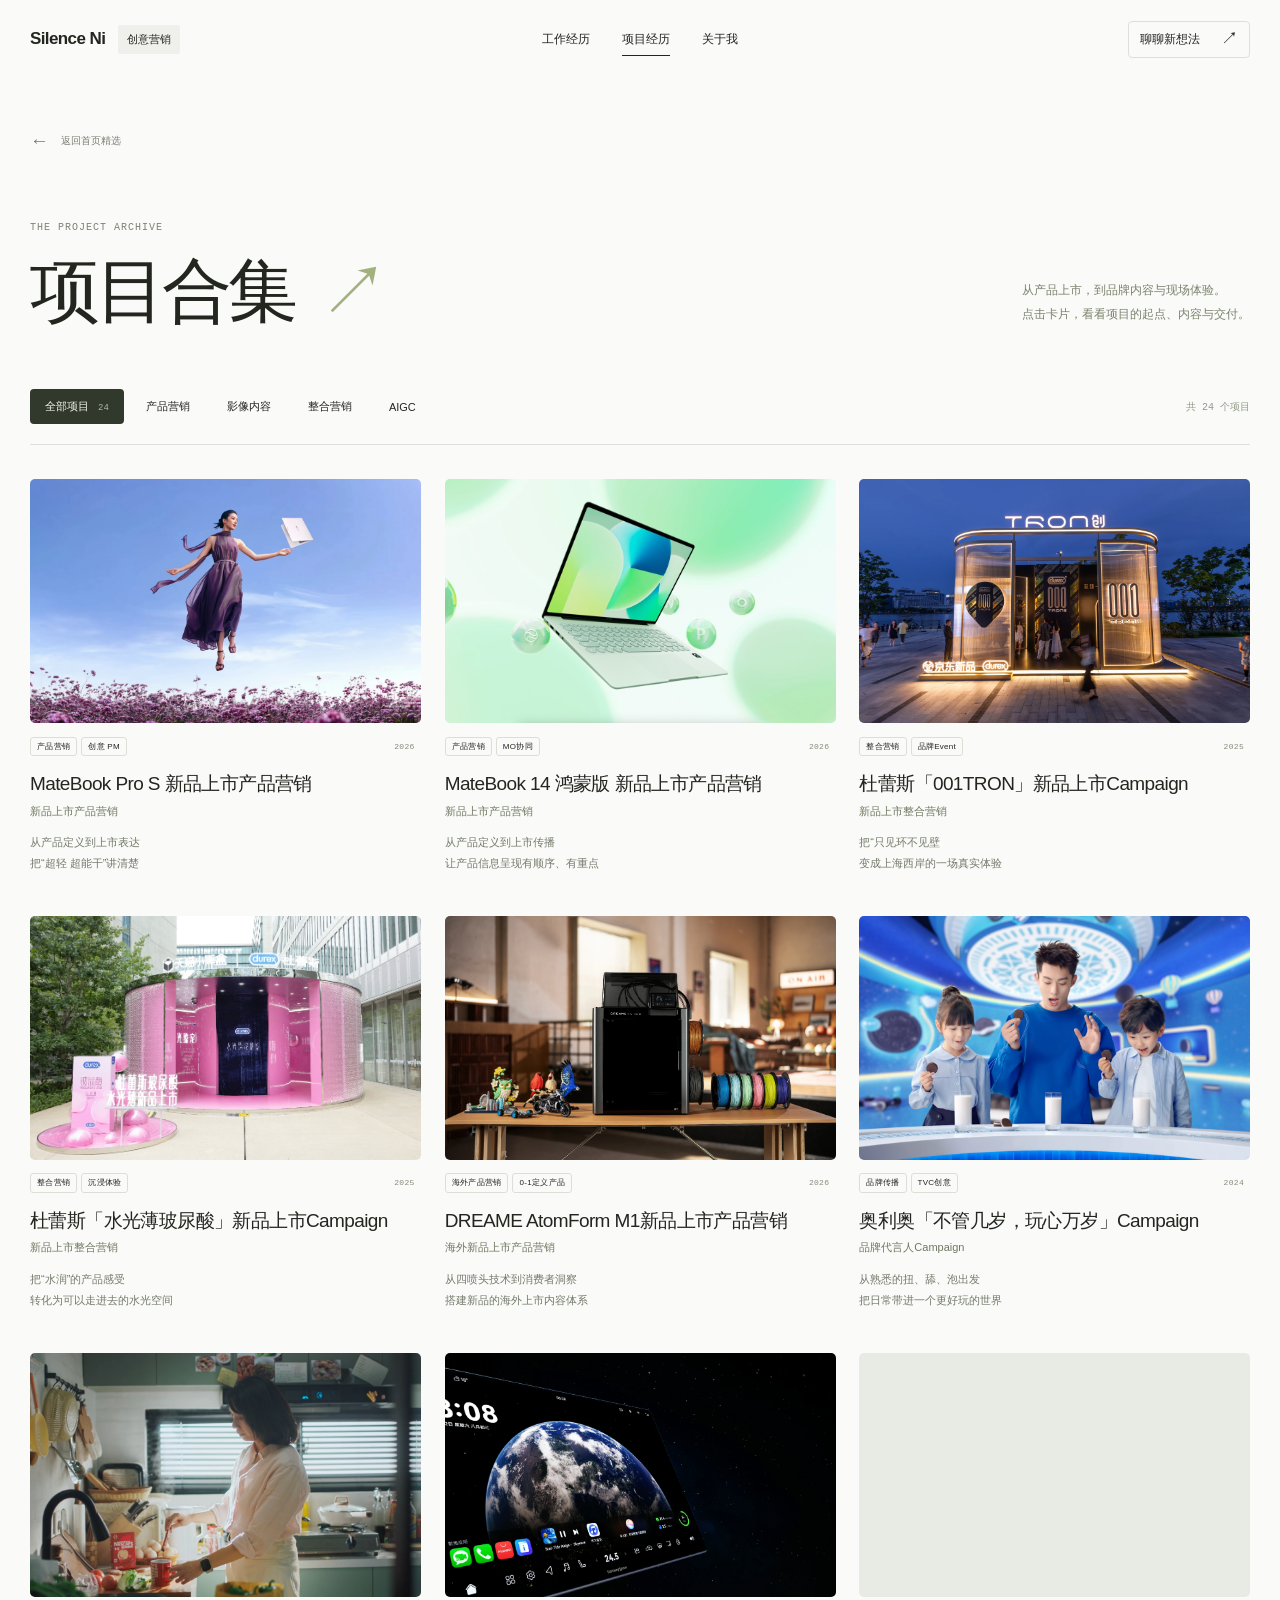
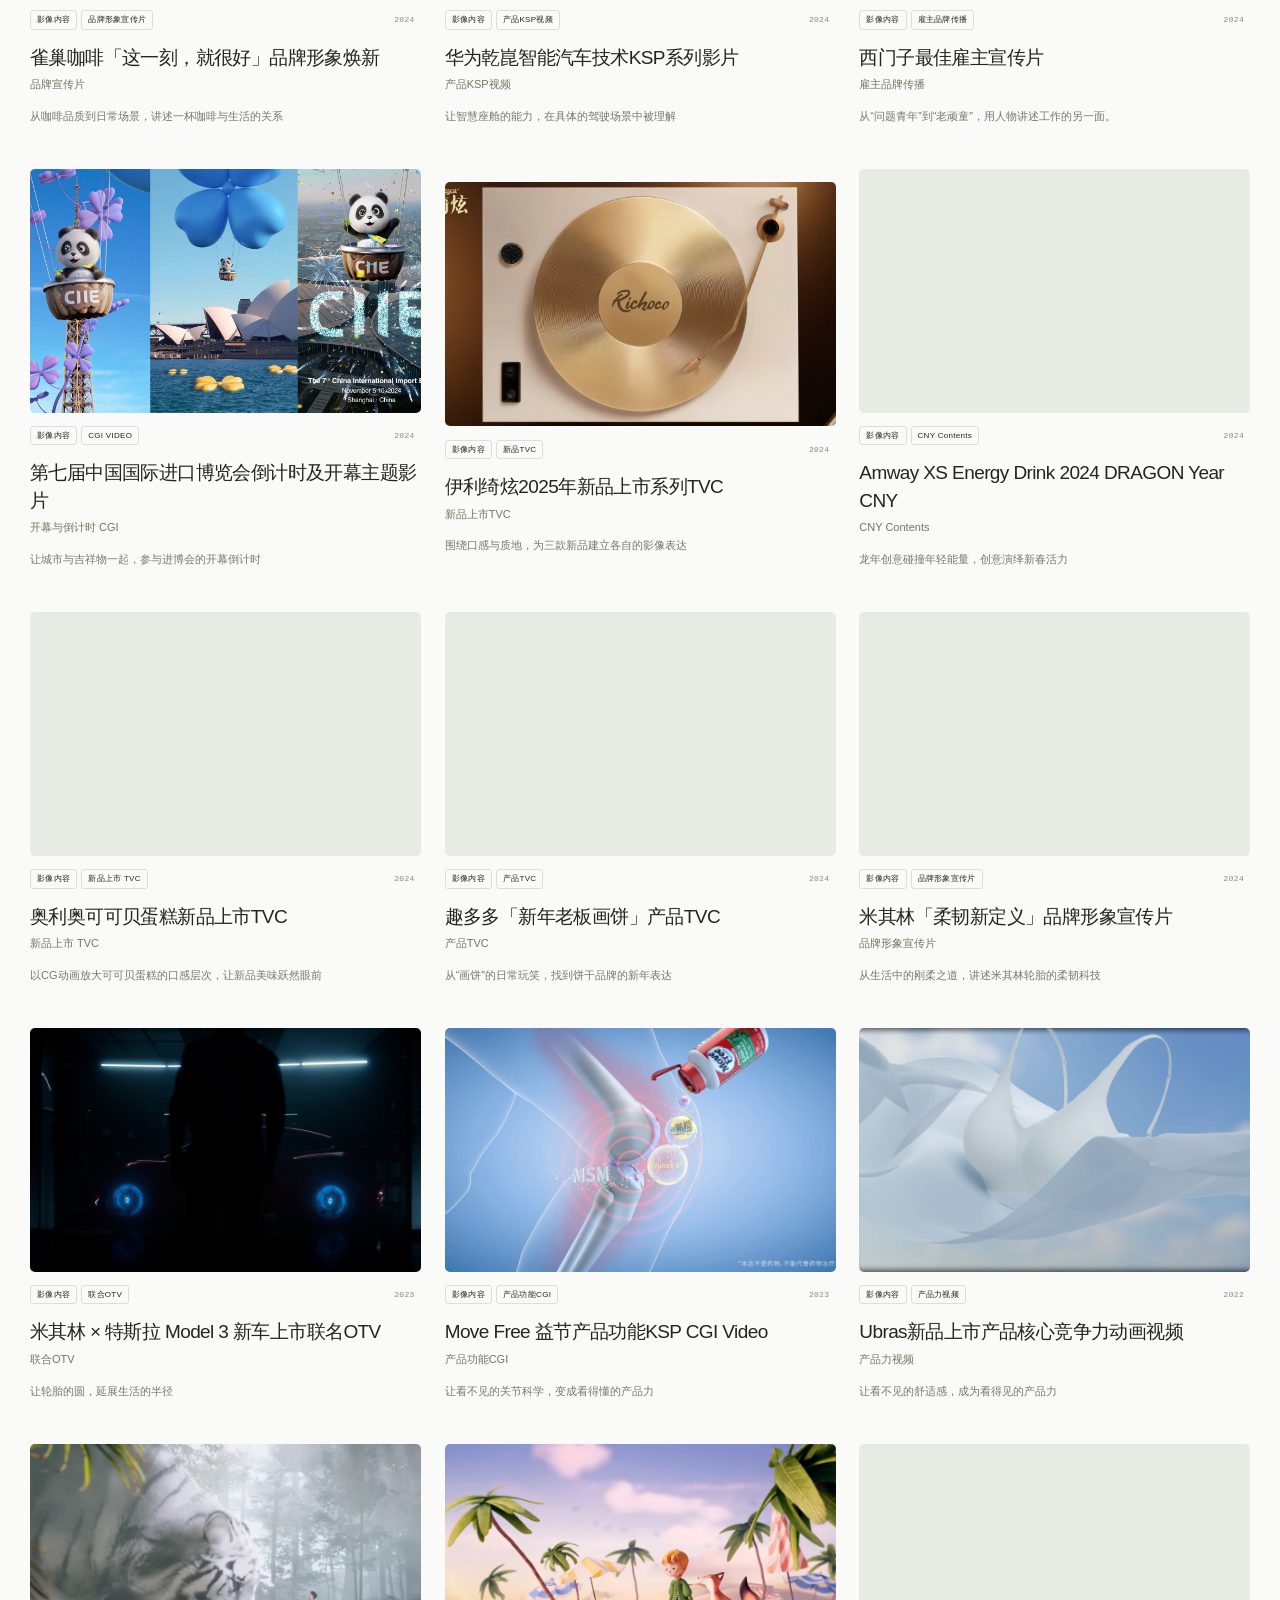
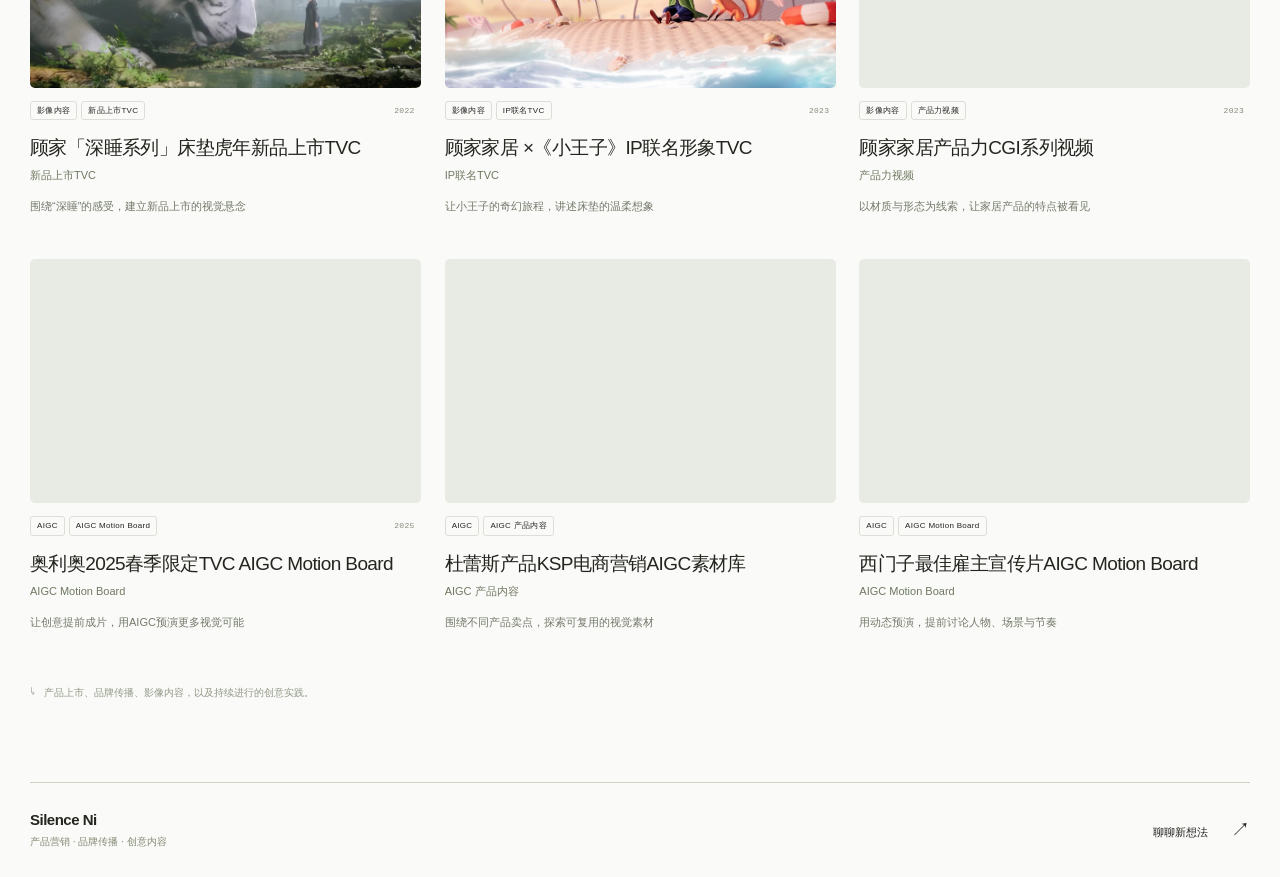
<file: projects/index.html>
<!doctype html>
<html lang="zh-CN">
<head>
  <meta charset="UTF-8" />
  <meta name="viewport" content="width=device-width, initial-scale=1" />
  <meta name="theme-color" content="#fafaf8" />
  <meta name="description" content="倪协毅 Silence Ni，9 年产品营销与品牌传播经验。" />
  <title>项目合集 — Silence Ni</title>
  <link rel="icon" href="../assets/favicon.svg" type="image/svg+xml" />
  <link rel="stylesheet" href="../styles.css" />
  <link rel="stylesheet" href="../project-layout.css" />
  <script id="portfolio-data" type="application/json">{"schema":1,"text":{"t6c31393b9563":"项目命题","t0c8888f90d20":"策略与行动","tfe139472f0f0":"跳至项目内容","t9082190676be":"Silence Ni","t3d879dc9e787":"创意营销","t98ee655c5190":"工作经历","td4e6f770e627":"项目经历","t6afff62d736f":"关于我","tac12278e6161":"聊聊新想法","t19d2c1a79c66":"从产品特点出发，找到值得被记住的表达","t77f392ba54a2":"产品营销、品牌传播与创意内容","t98c366e8fd79":"向下，看看我的项目","td41ff4e7d29a":"Ⅱ","t1b17ddcb9623":"创意进行中","t3dae9a22cfe9":"让想法发生","t0925827df686":"Selected projects","ta520fd60029f":"01 — 06","tb7590784705a":"","tbc0f805cf7d7":"查看完整项目合集","t92cfceb39d57":"42","t6e9fc4ad7f7e":"Product, people","t926b98834e64":"a little curiosity","t53020f9cac50":"倪协毅 Silence Ni / 创意营销","t84bb3d4b7b95":"读懂产品。","t165a713a788f":"让创意","t07cabb02f8e5":"落到实处","tc971b5989976":"9 年产品营销与品牌传播经验，现居深圳","t1eb100a930ae":"从杜蕾斯、奥利奥等品牌的创意内容","tceb5777e11c7":"到华为笔记本与追觅 3D 打印机的新品上市","t80d5da0f3a50":"我关心产品有什么不同，也关心人为什么会在意","tddfe163345d3":"01","t7b543b178c86":"把产品价值说清楚","t9a0684def5f6":"Product thinking","tbcac9d1d8eab":"02","t7e730e1196ea":"让产品特点有好表达","t874716b19911":"Creative expression","t3ea6c91e241f":"03","t8ed8549888be":"把上市内容做完整","tcc1a3da5080f":"Launch coordination","t798f861ee74f":"04","t5db2468199ca":"用 AIGC 辅助创意判断","t535751c503e1":"AI in the workflow","te3d8a56f2267":"观察","t7c4a58ca1b6e":"共鸣","t799dba635a37":"好奇","te07823055401":"01 / 产品价值与卖点表达","tb2b03aef9d6a":"先弄懂产品，再说清它的价值。","t314c6e5682ac":"从人群、场景和竞品入手，判断哪些特点值得优先沟通，把专业信息转化为使用者能理解的利益点。","t9246de40395a":"保持联系","t498c87e937b4":"Good things start with a hello.","t5bade752404b":"下一个好想法，","t2ed001081e8e":"和你","t3a85181e8e3c":"一起","tc2fcb9ec394e":"","tb3a9f827aa23":"","t14285230931b":"欢迎联系我","td4d44550aae1":"Email / 邮箱","t7d85fc1910a2":"silence@nixieyi.com","tacf013fce482":"WeChat / 微信","t16e0afcaceaf":"silcece","tdc8e0c0382a3":"Phone / 电话","tdcbbacf13f7a":"186-8956-0579","t8769cd26b905":"产品营销 · 品牌传播 · 创意内容","te5b29207b1d1":"PORTFOLIO / 2026","te03cc0f221cf":"回到顶部","t38d336116e73":"PROJECT / 项目介绍","t20ebc6dec247":"我的职能","td2bf67a45281":"成果内容","tcf7d478566a9":"关闭卡片","tfd1e3b55857e":"EXPERIENCE / 工作经历","t2c5e66c690fd":"从品牌创意，","tb2a9e32622d6":"走到产品上市。","t2e947703e3e4":"9 年产品营销与品牌传播经验。","tf068e26f2568":"做过代理公司的策略创意，也做过品牌端的产品营销。","te5fa9cfd50b2":"2013.09 — 2017.07","ta1ab0fb13229":"北京师范大学珠海分校","t58037da7c9cc":"广告学 · 本科","t2d512fec1bc5":"查看项目合集","td539063e02b2":"跳至全部项目","t348de1fccc1f":"返回首页精选","tc8f4381188ca":"THE PROJECT ARCHIVE","tabdf81bfcc68":"项目合集","te75d0b5d3a67":"从产品上市，到品牌内容与现场体验。","tdf936a4ac973":"点击卡片，看看项目的起点、内容与交付。","tc352e4df561f":"全部项目","tb0f755a49174":"产品营销","t5560e6b8b85b":"影像内容","tb75066330058":"整合营销","te6d2191d8bc0":"AIGC","t0043a913c8d8":"共 42 个项目","tfe0aced5161b":"产品上市、品牌传播、影像内容，以及持续进行的创意实践。"},"profile":{"email":"silence@nixieyi.com","wechat":"silcece","phone":"186-8956-0579"},"strengths":{"insight":{"eyebrow":"01 / 产品价值与卖点表达","title":"先弄懂产品，再说清它的价值。","copy":"从人群、场景和竞品入手，判断哪些特点值得优先沟通。在华为笔记本与 AtomForm M1 项目中，把轻薄、防窥、四喷头等技术信息，转化为使用者能理解的利益点。","notes":["人群","场景","卖点"]},"story":{"eyebrow":"02 / 创意内容与体验","title":"给抽象的特点，一个具体的表达。","copy":"“薄”可以是一道环，“水润”可以是一间水光空间。我关注创意与产品之间的关系，也关心它最终怎样出现在一支影片、一张画面或一次现场体验里。","notes":["创意","影像","体验"]},"connect":{"eyebrow":"03 / 上市协同与项目交付","title":"让不同团队，围绕同一个重点工作。","copy":"做过代理公司的整合营销，也做过品牌端的产品上市。能够把研发、GTM、PR、区域市场与制作团队的需求放在同一张排期里，明确每个阶段要讲什么、交付什么。","notes":["节奏","协作","交付"]},"make":{"eyebrow":"04 / AIGC 在营销中的应用","title":"更早看见想法，也更快讨论它。","copy":"把 AIGC 用在竞品分析、策略梳理、脚本构思和视觉预演中。做过奥利奥、西门子的动态分镜，以及杜蕾斯产品 KSP 素材探索，用具体画面辅助团队判断创意方向。","notes":["研究","分镜","预演"]}},"experience":[["2026.07 — 2026.09 · 深圳","追觅科技","产品营销经理","围绕消费级 3D 打印新品，开展品类与竞品研究，建立产品定位和卖点优先级；统筹 KV、TVC、功能视频及海外上市工具包。"],["2025.12 — 2026.06 · 深圳","华为终端（专家岗）","产品营销经理","负责消费者笔记本产品营销，前置参与产品定义，推进上市策略、发布会内容与核心营销物料；协调研发、GTM、中国区、PR 及制作团队。"],["2019.02 — 2025.12 · 上海","HOP-LAB 合和互动","资深营销总监","负责策略创意、整合营销与团队管理。服务杜蕾斯、华为、雀巢、奥利奥、西门子等品牌，推动创意内容、线下快闪与整合传播项目。"],["2017.10 — 2018.12 · 上海","国际 4A 公司","Freelancer · 创意营销","以自由职业者身份参与 Publicis、McCann、dentsu、DDB 等公司项目，涉及真果粒新品、必胜客 IP 联名、KFC Pre-order 与 Pocky 年度新品传播。"]],"projects":[{"key":"matebook-pro-s","category":"product","featured":true,"hidden":false,"name":"MateBook Pro S 新品上市产品营销","english":"HUAWEI","year":"2026","subtitle":"新品上市产品营销","title":"MateBook Pro S 新品上市产品营销","role":"创意 PM · 产品营销","approach":"· 产品策略：前置参与产品规划，联动研发与GTM团队，梳理目标人群、使用场景及差异化竞争优势，制定核心卖点层级与传播优先级。\n· 创意策略：主导Campaign核心创意方向，将产品KSP转化为具体的视觉表达与场景化内容，统筹KV、TVC及平面创拍的创意开发。\n· 项目统筹：规划上市营销物料矩阵，协调跨团队协作，统筹预算、制作排期与供应商管理，推动创意方案按上市节点落地。","outcome":"建立清晰的产品价值体系与新品上市沟通框架，统一核心卖点在不同传播触点的表达；完成覆盖品牌形象、产品卖点与消费场景的核心营销内容交付，为新品上市提供系统化的传播素材支持。\n核心交付：产品价值梳理 / Campaign创意 / KV / TVC / 平面创拍","deliverables":"","coverType":"","summary":["从产品定义到上市表达","把“超轻 超能干”讲清楚"],"tags":["产品营销","创意 PM"],"brief":"798g的旗舰笔记本，轻是第一眼的惊艳，强才是让人买单的理由。将复杂的技术优势收束为「超轻 超能干」，让十年旗舰的产品实力有了清晰的表达。","video":"../assets/uploads/84a6355d-8856-47b9-b2dd-0a318ccadaa0.mp4","cover":"../assets/uploads/9f0cb243-ae26-46ce-9363-19b9416e6a17.webp","images":[{"src":"../assets/uploads/c7754282-621c-411f-881e-b868e2fbdac6.webp","alt":"5","width":1920,"height":1080},{"src":"../assets/projects/gallery/p8-1.jpg","alt":"MateBook Pro S · 新品上市产品营销画面 2","width":1280,"height":720},{"src":"../assets/projects/gallery/p8-2.jpg","alt":"MateBook Pro S · 新品上市产品营销画面 3","width":1280,"height":720},{"src":"../assets/projects/gallery/p8-3.jpg","alt":"MateBook Pro S · 新品上市产品营销画面 4","width":1280,"height":720},{"src":"../assets/uploads/9eaacdab-b613-4e0e-a193-dd4baaa24123.jpg","alt":"7","width":2880,"height":1440},{"src":"../assets/uploads/82dede24-d022-4db6-ad9d-18b7f854709f.jpg","alt":"6","width":2880,"height":1440}]},{"key":"matebook-14","category":"product","featured":true,"hidden":false,"name":"MateBook 14 鸿蒙版 新品上市产品营销","english":"HUAWEI","year":"2026","subtitle":"新品上市产品营销","title":"MateBook 14 鸿蒙版新品上市产品营销","role":"创意 PM · MO 协同","approach":"· 上市营销规划：对齐产品与GTM团队的上市目标，制定营销内容矩阵、传播节奏及资源预算，统筹关键物料的开发与交付。\n· 产品内容策略：梳理鸿蒙系统体验与产品核心KSP，提炼场景化用户利益点，参与发布会Keynote及产品口播内容策划，建立清晰的产品沟通逻辑。\n· 创意执行管理：主导产品ID及KSP视频的创意开发与制作统筹，协调创意、制作及跨职能团队，推进内容质量把控、社媒预热与上市节点落地。","outcome":"完成新品发布会及上市阶段核心传播内容的全链路交付，实现产品卖点在发布会、视频与社交媒体等触点的一致表达，支撑新品认知建立与预售传播。\n核心交付：上市内容规划 / Keynote与口播 / ID视频 / KSP视频 / 社媒预热","deliverables":"","coverType":"","summary":["从产品定义到上市传播","让产品信息呈现有顺序、有重点"],"tags":["产品营销","MO协同"],"brief":"当鸿蒙电脑遇上圆形键盘，科技也有了年轻、有趣的一面。以独特的设计语言为切入点，让鸿蒙新体验与个性化表达成为新品上市的记忆点。","video":"../assets/uploads/7914eb04-bff6-46cd-a90e-fbde4fd6ec0a.mp4","cover":"../assets/projects/p7.jpg","images":[{"src":"../assets/uploads/e7b2f768-51d6-4b68-827a-33f3a8caeeae.webp","alt":"1","width":3840,"height":2160},{"src":"../assets/uploads/91ba7ae0-2b96-4f50-80b2-b81cd5362bec.webp","alt":"2","width":3840,"height":2160},{"src":"../assets/uploads/85803cdd-fc63-4e60-bfe9-005f804a38b5.webp","alt":"3","width":3840,"height":2160},{"src":"../assets/uploads/1b1da3e6-e6e6-4a1a-878a-00048079c659.webp","alt":"华为MateBook 14｜续航超能扛.00_01_18_11.Still004","width":3840,"height":2160}]},{"key":"durex-tron","category":"integrated","featured":true,"hidden":false,"name":"杜蕾斯「001TRON」新品上市Campaign","english":"DUREX","year":"2025","subtitle":"新品上市整合营销","title":"杜蕾斯 001TRON 新品上市整合营销","role":"项目总监 · Campaign Lead","approach":"· 整合营销策略：主导Campaign整体策划，围绕产品差异化优势制定核心创意概念，规划线下体验、内容传播与社交互动的整合营销路径。\n· 体验创意设计：主导大型圆环装置、裸眼全息风幕及沉浸式互动体验的创意设计，将抽象产品卖点转化为直观的空间语言与参与机制。\n· 复杂项目操盘：统筹创意、技术、搭建及执行团队，推进装置结构、全息技术与现场体验的可行性验证，管理预算、制作周期及现场交付，确保创意完整落地。","outcome":"于上海西岸落地全国首创大型圆环光影互动装置，融合裸眼全息风幕与沉浸式互动体验，完成从产品创意概念到线下品牌事件的转化。两日活动吸引14万人次关注、超10,000人次驻足观看全息展示、300余人参与沉浸互动并产出UGC；整合传播总曝光达5亿+，有效放大新品上市声量。\n· 核心交付：Campaign Big Idea / 创意装置设计 / 全息互动体验 / 活动统筹与落地","deliverables":"","coverType":"","summary":["把“只见环不见壁","变成上海西岸的一场真实体验"],"tags":["整合营销","品牌Event"],"brief":"极致的薄，如何让人真正感知？「只见环，不见壁」，把一个难以触摸的产品优势，变成一座能走近、能互动、能引发讨论的巨型圆环。","cover":"../assets/uploads/f3ff9b2c-e0b0-4ec6-9e6f-ac98eb6dbd53.webp","images":[{"src":"../assets/uploads/c6382359-82f1-4f38-b386-2493152e7929.webp","alt":"SAM_7685","width":5000,"height":3335},{"src":"../assets/uploads/cd3dbce0-851e-4991-b0e2-0ac6ad0a2d70.jpg","alt":"202589203539318_SAM7865","width":1600,"height":1067},{"src":"../assets/uploads/cfaa7ad5-9cd6-47c3-bfab-e979a9add48a.webp","alt":"10","width":1938,"height":1358},{"src":"../assets/uploads/82594c79-3099-490b-8cfd-702bcf081a8e.webp","alt":"SAM_7319","width":5000,"height":3335},{"src":"../assets/uploads/4026c887-a699-475c-9b8d-be919bbf793c.jpg","alt":"2025892198221_SAM7900","width":1600,"height":1067}]},{"key":"durex-hydro","category":"integrated","featured":true,"hidden":false,"name":"杜蕾斯「水光薄玻尿酸」新品上市Campaign","english":"DUREX","year":"2025","subtitle":"新品上市整合营销","title":"杜蕾斯水光薄玻尿酸新品上市整合营销","role":"整合营销 · 创意内容","approach":"· 消费者洞察与创意策略：围绕目标人群的情感需求与产品核心利益点，参与制定Campaign创意方向，将功能性卖点转化为具象的感官体验与空间叙事。\n· 互动体验设计：策划沉浸式水光艺术空间与AIGC互动体验，设计用户参与路径、现场互动机制及社交分享场景，增强体验趣味性与内容传播价值。\n· 活动统筹与落地：推进场地资源协调、空间搭建及跨供应商协作，制定现场运营SOP、人员招募与互动执行机制，平衡创意效果、预算与现场运营效率。","outcome":"落地以水、光、声音交织的沉浸式艺术体验空间，融合AIGC创意互动与多感官体验，将产品概念转化为消费者可亲身参与的品牌场景。通过互动体验与社交分享机制，降低亲密用品的体验门槛，丰富新品上市的消费者沟通方式。\n核心交付：Campaign创意 / 沉浸式空间体验 / AIGC互动策划 / 用户参与机制 / 活动运营与落地","deliverables":"","coverType":"","summary":["把“水润”的产品感受","转化为可以走进去的水光空间"],"tags":["整合营销","沉浸体验"],"brief":"水润不该只是广告里的形容词，把水、光与声音搬进真实空间，打造一场可以亲身感受的沉浸体验，让产品卖点有了触感，也有了情绪。","cover":"../assets/uploads/254dcf00-da1c-4043-8793-53bae25a43c5.webp","images":[{"src":"../assets/uploads/8c9e9421-59e7-4c05-8c0c-17356e5e49a2.webp","alt":"2_副本","width":1822,"height":1192},{"src":"../assets/uploads/d38740aa-73e1-40fd-8e17-d276d47d2948.webp","alt":"SAI02451","width":4608,"height":3072},{"src":"../assets/uploads/e11761ad-7a7a-40a2-9c77-73ce60442909.webp","alt":"1","width":2896,"height":1628},{"src":"../assets/uploads/2d76d166-97d4-441a-a235-d1d40d7435f2.webp","alt":"2","width":2906,"height":1616},{"src":"../assets/uploads/4e8d7505-aadd-4761-bedc-1642aeb0c788.webp","alt":"3","width":2898,"height":1620},{"src":"../assets/uploads/a179c7c6-da22-4697-b8b1-1efef935d7e3.webp","alt":"4","width":2884,"height":1626},{"src":"../assets/uploads/ba818e29-4420-4feb-8920-939d5cd519a7.webp","alt":"5","width":2900,"height":1618}]},{"key":"atomform-m1","category":"product","featured":true,"hidden":false,"name":"DREAME AtomForm M1新品上市产品营销","english":"ATOMFORM","year":"2026","subtitle":"海外新品上市产品营销","title":"DREAME AtomForm M1海外新品上市产品营销","role":"产品营销 · 海外 GTM 协同","approach":"· 市场研究与产品定位：主导消费级FDM市场及竞品技术路线研究，识别多色打印的用户痛点与差异化机会，明确产品竞争定位，制定核心KSP层级及传播优先级。\n· 产品价值与创意转译：联动研发梳理四独立喷头、智能快换、无冲刷切换及多材料打印等技术优势，通过FABE逻辑转化为消费者利益点，主导核心传播概念及视觉创意方向。\n· 海外上市营销统筹：协同海外GTM团队规划上市内容体系，统筹KV、TVC及KSP视觉素材的创意开发、预算与制作交付，搭建标准化Product Launch Toolkit，支持海外区域本地化传播。","outcome":"从0到1完成产品定位、核心卖点体系及上市传播内容建设，形成清晰、统一的海外产品沟通语言。交付覆盖品牌形象、产品功能及使用场景的核心营销素材，建立可供海外区域复用的Launch Toolkit，为新品发布及IFA展期传播提供内容支持。\n核心交付： 市场与竞品研究 / 产品定位 / KSP体系 / KV / TVC / Product Launch Toolkit","deliverables":"","coverType":"atomform","summary":["从四喷头技术到消费者洞察","搭建新品的海外上市内容体系"],"tags":["海外产品营销","0-1定义产品"],"brief":"进入竞争激烈的消费级3D打印市场，光有技术参数还不够。抓住「智能快换四喷头」的差异化优势，让复杂技术回归简单的用户价值，为海外上市找到清晰的沟通切口。","video":"../assets/uploads/7b30b344-fcbd-4172-9d4f-4a5e758a0977.mp4","cover":"../assets/uploads/598d881e-b8dc-4944-8f1a-6faa998bee50.webp","images":[{"src":"../assets/uploads/3075059b-1aae-489a-9c59-bc263b7165b3.webp","alt":"1","width":2216,"height":1392},{"src":"../assets/uploads/bf9400ad-f1d8-467d-af6f-9a4eee039dd7.webp","alt":"2","width":2220,"height":1384},{"src":"../assets/uploads/d1798794-998f-47eb-a52d-6008133ef9b6.webp","alt":"3","width":2206,"height":1442},{"src":"../assets/uploads/f27668c2-5058-4269-a0c8-7408cbbcbb56.webp","alt":"4","width":2212,"height":1468},{"src":"../assets/uploads/d0a0d981-fcc1-470a-8a6f-e6121f397914.webp","alt":"5","width":2204,"height":1438}]},{"key":"oreo-play","category":"film","featured":true,"hidden":false,"name":"奥利奥「不管几岁，玩心万岁」Campaign","english":"OREO","year":"2024","subtitle":"品牌代言人Campaign","title":"奥利奥「不管几岁，玩心万岁」","role":"品牌传播 · 影像内容","approach":"· 品牌策略与内容洞察：围绕奥利奥「Unlock Playfulness」品牌精神，结合目标人群与代言人特质，梳理TVC核心沟通信息，明确创意方向与品牌表达重点。\n· TVC创意策划：参与影片创意构思、脚本与视觉表达设计，将代言人个性与奥利奥经典品牌符号结合，运用CG视觉创意增强内容的趣味性与品牌辨识度。\n· 影视制作统筹：协同导演、制作及后期团队推进TVC制作，把控创意执行、CG特效与Online合成质量，协调制作资源与交付节奏，确保创意效果与品牌调性一致。","outcome":"完成奥利奥2024年品牌形象艺人代言篇TVC交付，通过代言人演绎与CG视觉表现强化「玩心万岁」的品牌记忆，为品牌年轻化沟通提供核心视频素材。\n核心交付：TVC创意 / 脚本与视觉策划 / 影视制作统筹 / CG特效与后期合成","deliverables":"","coverType":"","summary":["从熟悉的扭、舔、泡出发","把日常带进一个更好玩的世界"],"tags":["品牌传播","TVC创意"],"brief":"「玩心万岁」不是一句需要反复强调的口号，而是一种可以被演绎的品牌性格。让代言人的个性碰上奥利奥的玩趣基因，用天马行空的视觉创意，把快乐拍得更有想象力。","video":"../assets/uploads/49d63d67-6817-46fc-a20d-f50da03faf4a.mp4","cover":"../assets/uploads/40bc5659-b325-40df-905b-9d1c9511b6a1.webp","images":[{"src":"../assets/uploads/ad353db8-e0af-4d7a-ab9d-2cbb4ff367be.webp","alt":"1","width":2626,"height":1466},{"src":"../assets/uploads/825a8c90-4748-4e94-b552-dd2e5e2c4f38.webp","alt":"2","width":2642,"height":1472},{"src":"../assets/uploads/7bb5e075-fd5f-4335-b962-cce619931cf1.webp","alt":"3","width":2624,"height":1458},{"src":"../assets/uploads/6a47d381-9d6e-4e99-8ceb-d87b4ce2c139.webp","alt":"4","width":2626,"height":1464},{"src":"../assets/uploads/c2c0c731-dec4-424f-b86e-3c5e2f8acbb3.webp","alt":"7","width":2622,"height":1464},{"src":"../assets/uploads/f1454814-a792-4bf7-88ba-4f7a0335758e.webp","alt":"5","width":2620,"height":1452},{"src":"../assets/uploads/b635bdf1-f8ff-47ef-b9ca-c90f6afdc9a3.webp","alt":"6","width":2632,"height":1460}]},{"key":"nescafe-2025","category":"film","featured":false,"hidden":false,"name":"雀巢咖啡「这一刻，就很好」品牌形象焕新","english":"NESCAFÉ","year":"2024","subtitle":"品牌宣传片","title":"雀巢咖啡「这一刻，就很好」品牌形象焕新","role":"创意营销 · 影像内容","approach":"· 品牌内容策略：结合品牌焕新方向与目标人群生活方式，参与影片创意策划，提炼不同消费场景下的情绪价值，建立统一的内容叙事与视觉调性。\n· 影视创意与制作：统筹家庭、通勤、户外及运动等场景的创意执行，协同导演、摄影及后期团队，把控影片质感、品牌表达与制作预算，实现多场景内容的高效交付。","outcome":"完成年度品牌形象影片，作品获收录至 Nescafé Global Brand Guidelines，成为品牌全球内容创作的参考素材。\n核心交付：TVC创意 / 视觉风格策划 / 影视制作统筹 / 后期监制","deliverables":"","coverType":"","summary":["从咖啡品质到日常场景，讲述一杯咖啡与生活的关系"],"tags":["影像内容","品牌形象宣传片"],"brief":"一杯好咖啡，不必等待特别的时刻，以「这一刻，就很好」为品牌沟通主张，从真实生活中寻找情感共鸣，让雀巢咖啡融入消费者的日常，塑造更年轻、温暖且富有生活感的品牌形象。","video":"../assets/uploads/5aedc4e3-6ca8-436c-b365-9e00254f08b0.mp4","cover":"../assets/uploads/1badbadb-5c07-4260-9a58-c7af3483bc49.webp","images":[{"src":"../assets/uploads/1badbadb-5c07-4260-9a58-c7af3483bc49.webp","alt":"1","width":2622,"height":1454},{"src":"../assets/uploads/c7bde185-a0ce-4589-a548-1da876bc47e4.webp","alt":"2","width":2622,"height":1460},{"src":"../assets/uploads/f4b1a3a0-0424-47a1-86fd-0a5a10ba7f02.webp","alt":"3","width":2620,"height":1456},{"src":"../assets/uploads/b901241a-ae05-4972-bf9c-a04ab82589b8.webp","alt":"4","width":2616,"height":1468},{"src":"../assets/uploads/98210ae4-e3aa-4f28-864b-d8eb60c7f4cf.webp","alt":"6","width":2636,"height":1470},{"src":"../assets/uploads/65408072-0c16-4227-9593-2f4ee48c47ed.webp","alt":"7","width":2632,"height":1464},{"src":"../assets/uploads/9d7631b0-593a-42f9-8fcd-e4bf3e7d17ef.webp","alt":"8","width":2626,"height":1456}]},{"key":"huawei-display","category":"film","featured":false,"hidden":false,"name":"华为乾崑智能汽车技术KSP系列影片","english":"HUAWEI","year":"2024","subtitle":"产品KSP视频","title":"华为乾崑车载智慧屏 5.0","role":"创意营销 · 影像内容","approach":"· 技术理解与内容策略：深度对接产品技术资料，拆解核心KSP与用户利益点，针对智能显示、空间声学及激光感知等不同技术特性，制定差异化的视频叙事与视觉表达方案。\n· 创意与制作统筹：参与创意脚本、分镜及CGI视觉设计，协同导演、三维动画与后期团队，把控技术演示的准确性、视觉表现力及制作交付，兼顾专业技术表达与消费者理解效率。","outcome":"完成车载智慧屏5.0、HUAWEI SOUND及Limera激光视觉系列技术影片，覆盖产品ID、主动降噪、独立音区及智能感知等关键卖点。支撑新品技术发布与产品力传播，实现复杂技术信息的高质量视觉化交付。\n核心交付：KSP内容策略 / 技术视觉化 / CGI创意 / 分镜策划 / 影视制作统筹","deliverables":"","coverType":"","summary":["让智慧座舱的能力，在具体的驾驶场景中被理解"],"tags":["影像内容","产品KSP视频"],"brief":"车载智慧屏、HUAWEI SOUND、Limera激光视觉，三种不同的技术能力，面对同一个传播难题：如何让复杂技术被直观理解？以产品功能为叙事起点，结合CGI技术美学与场景化演绎，将底层技术转化为可视、可感知的产品价值。","video":"../assets/uploads/85039caf-c945-483c-b845-660ace48353c.mp4","cover":"../assets/uploads/d8f61635-ca87-4d21-8038-1e682fe27681.webp","images":[{"src":"../assets/uploads/0c8420ad-adb1-4b7f-85e2-283e045ce3c2.webp","alt":"1","width":2632,"height":1440},{"src":"../assets/uploads/8808cb5d-e68f-45ac-b4d6-7a4824378f55.webp","alt":"2","width":2622,"height":1450},{"src":"../assets/uploads/23ba98f7-0ce7-4a52-badb-640e5ce0b2d1.webp","alt":"3","width":2624,"height":1460},{"src":"../assets/uploads/f8f0fe1f-86bc-47fe-9021-af132c457226.webp","alt":"4","width":2616,"height":1460},{"src":"../assets/uploads/d804c1d5-4db7-4591-ad29-7a5f3e70f8ae.webp","alt":"5","width":2626,"height":1464},{"src":"../assets/uploads/748d04e6-cd5a-4c11-aec6-5a593bc493e5.webp","alt":"6","width":2620,"height":1454},{"src":"../assets/uploads/e10eedaa-a1c8-4ed2-8327-44ebcebcc6bc.webp","alt":"7","width":2630,"height":1462},{"src":"../assets/uploads/8d94513d-8c0c-4e83-9224-36160003e6e1.webp","alt":"8","width":2622,"height":1468},{"src":"../assets/uploads/68c58a58-bc73-47ea-88cf-ce4824bd360d.webp","alt":"9","width":2608,"height":1448}]},{"key":"siemens-employer","category":"film","featured":false,"hidden":false,"name":"西门子最佳雇主宣传片","english":"SIEMENS","year":"2024","subtitle":"雇主品牌传播","title":"西门子最佳雇主宣传片","role":"创意营销 · 影像内容","approach":"· 品牌叙事与TVC创意：从雇主品牌沟通目标出发，参与双片创意策略、人物设定与脚本开发，以不同人物视角构建差异化叙事，兼顾品牌价值传递与影片的趣味性。\n· 影视制作与创意预演：运用AIGC Motion Board辅助创意预演及视觉沟通，协同导演、拍摄与后期团队，把控人物表现、影像风格与叙事节奏，推进双片制作交付。","outcome":"完成《问题青年》《老顽童》两支雇主品牌宣传片，以双故事视角丰富西门子的雇主品牌表达，为企业人才沟通提供更具辨识度的视频内容。\n核心交付：雇主品牌内容策略 / TVC创意 / 脚本策划 / 影视制作统筹","deliverables":"","coverType":"","summary":["从“问题青年”到“老顽童”，用人物讲述工作的另一面。"],"tags":["影像内容","雇主品牌传播"],"brief":"雇主品牌不该只是企业单方面的自我介绍。《问题青年》与《老顽童》从不同年龄与职场心态切入，以鲜活的人物故事代替传统企业宣传话术，让西门子的雇主形象更有个性，也更贴近真实的人。","video":"../assets/uploads/9a0d7ba7-dee3-4adb-864b-c6340cb09046.mp4","cover":"../assets/uploads/b2cfb208-7f6d-476d-ac73-5444367801b3.webp","images":[]},{"key":"ciie-7","category":"film","featured":false,"hidden":false,"name":"第七届中国国际进口博览会倒计时及开幕主题影片","english":"CIIE","year":"2024","subtitle":"开幕与倒计时 CGI","title":"第七届中国国际进口博览会倒计时及开幕主题影片","role":"创意营销 · 影像内容","approach":"· 传播内容与视觉创意：根据倒计时预热与正式开幕的不同传播任务，参与创意概念、脚本及分镜策划，规划影片叙事结构与视觉节奏，建立统一且具有辨识度的视觉语言。\n· CGI创意与制作统筹：协同三维动画、角色设计及后期团队，推进全球地标场景构建、吉祥物角色动画与CG特效合成，把控视觉品质、制作进度及多支影片的协同交付。","outcome":"完成进博会倒计时20天、10天系列CGI短片及四国全球联动开幕形象片，结合「进宝」角色动画，形成覆盖预热与开幕关键节点的视觉传播内容，强化大型国际展会的品牌形象与盛会氛围。\n核心交付：影片创意策略 / CGI视觉设计 / 创意分镜 / 角色动画 / 后期制作统筹","deliverables":"","coverType":"","summary":["让城市与吉祥物一起，参与进博会的开幕倒计时"],"tags":["影像内容","CGI VIDEO"],"brief":"倒计时需要制造期待，开幕影片则要撑起一场国际盛会的气势。以CGI视觉创意串联开幕前后的传播节点，将四国全球联动、城市地标与进博会吉祥物「进宝」融入影像叙事，打造兼具国际视野与视觉冲击力的传播内容。","video":"../assets/uploads/a9ee2eea-1ee8-45e0-931a-0eec2e1ac92c.mp4","cover":"../assets/uploads/50c61924-d42d-41fe-9673-3ed4e24a188c.jpg","images":[]},{"key":"yili-rich","category":"film","featured":false,"hidden":false,"name":"伊利绮炫2025年新品上市系列TVC","english":"YILI","year":"2024","subtitle":"新品上市TVC","title":"伊利绮炫2025年新品上市系列TVC","role":"创意营销 · 影像内容","approach":"· 产品洞察与TVC创意：梳理三款新品的核心利益点与差异化特征，参与创意概念、脚本及视觉风格策划，以不同的影像语言呈现产品口感、质地与消费体验。\n· 影视制作与创意监制：协同导演、制作及后期团队，统筹实拍、产品特写与视觉特效制作，把控产品质感、视觉一致性及制作进度，兼顾系列化品牌表达与单品辨识度。","outcome":"完成《炫玲珑篇》《软软生巧篇》《暗夜白雪篇》三支新品TVC，以差异化创意呈现各款产品的核心卖点，形成风格统一、各具记忆点的系列上市视频素材。\n核心交付：产品卖点营销策略 / TVC创意 / 脚本策划 / 视觉风格设计 / 影视制作监制","deliverables":"","coverType":"","summary":["围绕口感与质地，为三款新品建立各自的影像表达"],"tags":["影像内容","新品TVC"],"brief":"冰淇淋的诱惑，往往从第一眼就开始了，针对三款新品不同的口感与产品个性，以视觉创意放大感官体验，让美味不只停留在卖点描述里，而是成为看得见的食欲与想象。","video":"../assets/uploads/2de2396d-a8d2-4a0e-9ea3-3a6818381f36.mp4","cover":"../assets/uploads/db4e05be-e915-4ad6-87ae-24fdba904c39.webp","images":[]},{"key":"amway-xs","category":"film","featured":false,"hidden":false,"name":"Amway XS Energy Drink 2024 DRAGON Year CNY","english":"AMWAY XS","year":"2024","subtitle":"CNY Contents","title":"Amway XS Energy Drink 2024 DRAGON Year CNY","role":"创意营销 · 影像内容","approach":"· 节日营销与视觉创意：结合春节传播语境与品牌调性，参与Campaign视觉概念、视频创意及KV策划，建立统一的节庆视觉语言与内容表达。\n· 创意制作与项目统筹：协同导演、摄影及后期团队，推进实景拍摄、CG特效与平面创意执行，把控视觉风格、制作质量及跨物料的一致性。","outcome":"完成2024龙年春节主题视频及系列KV交付，以实拍与CG融合的视觉语言丰富品牌节庆表达，形成适用于春节营销传播的视频与平面素材。\n核心交付：Campaign视觉创意 / CNY主题视频 / KV创意执行 / 实景拍摄 / CG特效制作","deliverables":"","coverType":"","summary":["龙年创意碰撞年轻能量，创意演绎新春活力"],"tags":["影像内容","CNY Contents"],"brief":"春节营销不缺热闹，难的是让节日氛围与品牌个性同时成立。以龙年文化符号碰撞XS能量饮料的年轻活力，借助实景拍摄与CG视觉创意，打造更具动感与想象力的新春品牌内容。","video":"../assets/uploads/84830fdd-84d5-4e4f-9c70-a62991a37a77.mp4","cover":"../assets/uploads/b5e59aab-fed7-4b6d-8747-1f3f556317b4.webp","images":[{"src":"../assets/uploads/c1ada593-d4fe-41eb-aadc-41ae30db5b76.webp","alt":"1","width":2166,"height":1442},{"src":"../assets/uploads/b5e59aab-fed7-4b6d-8747-1f3f556317b4.webp","alt":"2","width":2190,"height":1472}]},{"key":"oreo-cocoa","category":"film","featured":false,"hidden":false,"name":"奥利奥可可贝蛋糕新品上市TVC","english":"OREO","year":"2024","subtitle":"新品上市 TVC","title":"奥利奥可可贝蛋糕新品上市TVC","role":"创意营销 · 影像内容","approach":"· 产品卖点与TVC创意：提炼新品外观及口感特征，参与TVC创意构思、脚本策划与视觉风格设计，将产品利益点转化为具有表现力的CG动画语言。\n· CGI制作统筹：协同三维动画及后期团队，推进产品建模、材质渲染、动态演绎与后期合成，重点把控巧克力质感、产品细节及品牌视觉一致性。","outcome":"完成奥利奥可可贝蛋糕新品上市CGI TVC，以产品特写与动态视觉强化巧克力夹心及蛋糕形态的感官表现，为新品上市提供具有产品辨识度的核心视频素材。\n核心交付：TVC创意 / CG视觉策划 / 三维动画制作统筹 / 后期监制","deliverables":"","coverType":"","summary":["以CG动画放大可可贝蛋糕的口感层次，让新品美味跃然眼前"],"tags":["影像内容","新品上市 TVC"],"brief":"一款新品蛋糕，如何让消费者隔着屏幕感受到它的诱惑？将可可贝蛋糕的外形、巧克力夹心与口感层次作为视觉创意的主角，利用CG动画放大产品细节，让新品卖点成为直观、有食欲的视觉记忆。","video":"../assets/uploads/52b21579-20a0-4571-a6ab-4116c871bb8a.mp4","cover":"../assets/uploads/9c3b65c5-8d26-48f4-b64c-ff8482ab5738.webp","images":[]},{"key":"chips-cny","category":"film","featured":false,"hidden":false,"name":"趣多多「新年老板画饼」产品TVC","english":"CHIPS AHOY!","year":"2024","subtitle":"产品TVC","title":"趣多多「新年老板画饼」产品TVC","role":"创意营销 · 影像内容","approach":"· 创意策略与TVC策划：结合新年营销节点与年轻职场人群的情绪共鸣，参与影片创意构思与叙事设计，将职场话题、喜剧表达与产品卖点自然结合。\n· CG创意与后期制作：协同动画及后期团队，推进饼干角色CG动画、实拍画面合成与视觉特效制作，把控喜剧节奏、产品表现及整体视觉效果。","outcome":"完成趣多多新年主题TVC，以「老板画饼」的创意反转建立产品与社交话题的关联，为品牌春节传播提供兼具趣味性与产品辨识度的视频内容。\n核心交付：TVC创意 / CG动画+后期合成制作监制","deliverables":"","coverType":"","summary":["从“画饼”的日常玩笑，找到饼干品牌的新年表达"],"tags":["影像内容","产品TVC"],"brief":"新年最怕老板画饼？那就让饼真的来。借职场热梗与春节社交情绪，将「画饼」的双关巧妙融入产品创意，用幽默反转与CG动画演绎趣多多的玩趣品牌个性。","video":"../assets/uploads/b7395780-40d4-4a1e-b068-460fda634bb3.mp4","cover":"../assets/uploads/1f4b0c71-a782-4305-a4dc-8b3a08f70575.jpg","images":[]},{"key":"michelin-sit","category":"film","featured":false,"hidden":false,"name":"米其林「柔韧新定义」品牌形象宣传片","english":"MICHELIN","year":"2024","subtitle":"品牌形象宣传片","title":"米其林「柔韧新定义」品牌形象宣传片","role":"创意营销 · 影像内容","approach":"· 品牌策略与TVC创意：从核心技术卖点出发，参与影片创意概念、叙事结构与视觉风格策划，借助生活化意象与产品技术的关联，让专业性能拥有更具感染力的表达。\n· 影视创意与制作统筹：协同导演、摄影及后期团队，推进脚本分镜、实景拍摄与产品视觉呈现，把控影像质感、叙事节奏及品牌调性，确保创意完整落地。","outcome":"完成米其林SIT「柔韧新定义」品牌形象影片，以兼具艺术感与科技感的视觉叙事呈现产品性能，丰富品牌技术传播的内容表达。\n核心交付：TVC创意 / 视觉风格策划 / 影视制作统筹 / 后期监制","deliverables":"","coverType":"","summary":["从生活中的刚柔之道，讲述米其林轮胎的柔韧科技"],"tags":["影像内容","品牌形象宣传片"],"brief":"轮胎的柔韧，如何跳出技术参数，让消费者真正理解？以生活中刚与柔的关系为创意切口，将东方美学与轮胎科技相结合，用富有质感的影像语言，诠释米其林轮胎柔韧技术的产品价值。","video":"../assets/uploads/c9290cdf-6231-4dd2-9e18-fc7689dff4fa.mp4","cover":"../assets/uploads/5a7fe4ab-60f4-4b61-9f41-bd39db1b94d1.jpg","images":[]},{"key":"michelin-tesla","category":"film","featured":false,"hidden":false,"name":"米其林 × 特斯拉 Model 3 新车上市联名OTV","english":"MICHELIN × TESLA","year":"2023","subtitle":"联合OTV","title":"米其林 × 特斯拉 Model 3 新车上市联名OTV","role":"创意营销 · 影像内容","approach":"·联名策略与创意策划：结合特斯拉新品上市契机与米其林电动车轮胎的产品优势，主导联名传播概念、OTV创意及脚本策划，以生活半径的延展诠释轮胎科技带来的出行价值。\n· 影视创意与制作统筹：将产品性能与驾乘场景融入影像叙事，协同导演、拍摄及后期团队，统筹汽车动态拍摄、CG视觉效果与后期制作，把控双品牌调性及影片质感。","outcome":"完成米其林 × 特斯拉联名OTV，以「驶出生活圈」建立轮胎续航优势与消费者生活方式的关联，为Model 3新品上市联动提供品牌传播内容。\n核心交付：联名传播策略 / OTV创意 / 脚本策划 / 汽车影视拍摄 / 后期制作统筹","deliverables":"","coverType":"","summary":["让轮胎的圆，延展生活的半径"],"tags":["影像内容","联合OTV"],"brief":"轮胎是一个圆，生活也有自己的半径。借势特斯拉 Model 3 新车上市，以「驶出生活圈」为创意概念，将米其林电动车专用轮胎的续航优势转化为更自由的出行想象，让产品科技与生活方式产生连接。","video":"../assets/uploads/0e43f213-61ec-4117-ae3d-ae0707c90ce9.mp4","cover":"../assets/uploads/4c19f888-bc37-4b36-b4b0-5580e446429a.jpg","images":[]},{"key":"movefree","category":"film","featured":false,"hidden":false,"name":"Move Free 益节产品功能KSP CGI Video","english":"MOVE FREE","year":"2023","subtitle":"产品功能CGI","title":"Move Free 益节产品功能KSP CGI Video","role":"创意营销 · 影像内容","approach":"· 产品技术转译与视觉策略：梳理关节结构、成分作用机理及核心KSP，规划信息层级与动画叙事逻辑，将复杂的科学知识转化为清晰、具象的视觉语言。\n· CGI创意与制作统筹：主导三维视觉创意及动态分镜设计，协同CG制作团队推进关节结构建模、材质渲染与动态演示，把控技术信息准确性、画面质感及后期交付。","outcome":"完成Move Free益节产品功能CGI影片，以三维结构剖析与动态演示呈现关节构造及成分作用机理，提升产品技术信息的可理解性，为品牌提供专业、直观的功能传播素材。\n核心交付： KSP脚本策划 / 技术视觉化 / CGI创意 / 三维动画 / 后期制作统筹","deliverables":"","coverType":"","summary":["让看不见的关节科学，变成看得懂的产品力"],"tags":["影像内容","产品功能CGI"],"brief":"关节内部的结构看不见，营养成分的作用机制更难讲清楚。以三维CGI拆解关节结构与成分作用过程，将专业、抽象的产品知识转化为直观易懂的动态影像，让科学原理成为有说服力的产品表达。","video":"../assets/uploads/b7169b68-e264-4e88-8622-83faac7022fa.mp4","cover":"../assets/uploads/bc9e528d-62dc-4b4f-97d5-f1d31bbe7d2d.webp","images":[]},{"key":"ubras","category":"film","featured":false,"hidden":false,"name":"Ubras新品上市产品核心竞争力动画视频","english":"UBRAS","year":"2022","subtitle":"产品力视频","title":"Ubras 新舒适内衣","role":"创意营销 · 影像内容","approach":"· 产品策略与视觉创意：梳理新品核心KSP及差异化竞争优势，主导产品力视频的创意概念、视觉策略与分镜设计，以虚实结合的影像语言呈现产品功能与穿着体验。\n· CGI创意与制作统筹：统筹实拍与三维动画的视觉衔接，协同导演、CG及后期团队，推进动态效果设计、材质表现与特效合成，把控产品信息准确性、影像质感及制作交付。","outcome":"完成Ubras「新舒适」系列产品力视频，以真人场景与CG视觉融合的创新形式，将抽象的舒适体验转化为可视化的产品利益点，丰富品牌新品上市的功能传播语言。\n· 核心交付：产品KSP提炼 / 视频创意策略 / CGI视觉设计 / 实拍与CG融合 / 后期制作统筹","deliverables":"产品力视频","coverType":"","summary":["让看不见的舒适感，成为看得见的产品力"],"tags":["影像内容","产品力视频"],"brief":"舒适是内衣最重要的体验，却很难仅凭画面传递。以「新舒适」为创意切口，将真人实拍与CG动画融合，把抽象的穿着感受转化为具象的视觉表达，让产品功能与消费者体验建立更直观的联系。","video":"../assets/uploads/525f7775-8406-466e-b97a-9c2bf9cd06c1.mp4","cover":"../assets/uploads/fef20163-8550-4cb6-b339-f6db558cd520.jpg","images":[]},{"key":"kuka-sleep","category":"film","featured":false,"hidden":false,"name":"顾家「深睡系列」床垫虎年新品上市TVC","english":"KUKA HOME","year":"2022","subtitle":"新品上市TVC","title":"顾家「深睡系列」床垫虎年新品上市TVC","role":"创意营销 · 影像内容","approach":"· 产品策略与TVC创意：从深睡系列的产品价值出发，主导影片创意概念、脚本及视觉风格策划，将舒适睡眠的情绪体验融入CG动画叙事，打造差异化的新品沟通内容。\n· CGI创意与制作统筹：协同三维动画及后期团队，推进CG场景构建、角色动画与人物面部捕捉特效制作，把控动画表现、视觉质感及制作交付。","outcome":"完成顾家深睡系列虎年新品上市CGI影片，以全CG动画与面部捕捉技术丰富产品视觉表达，为新品上市提供兼具创意辨识度与品牌调性的传播内容。\n核心交付：TVC创意策略 / 脚本策划 / CGI视觉设计 / 人物面部捕捉特效 / 动画制作统筹","deliverables":"","coverType":"","summary":["围绕“深睡”的感受，建立新品上市的视觉悬念"],"tags":["影像内容","新品上市TVC"],"brief":"床垫的舒适体验很难仅靠静态产品展示打动消费者。借势虎年新品上市，以CG动画构建充满想象力的视觉场景，让深睡体验从抽象感受变成生动、有记忆点的产品故事。","video":"../assets/uploads/3a3d3de9-e3a1-4b70-a182-1c279d4d82de.mp4","cover":"../assets/uploads/9d5ffd84-ec89-4a88-95a9-ae901843f6e7.webp","images":[]},{"key":"kuka-prince","category":"film","featured":false,"hidden":false,"name":"顾家家居 ×《小王子》IP联名形象TVC","english":"KUKA HOME","year":"2023","subtitle":"IP联名TVC","title":"顾家家居 ×《小王子》IP联名形象TVC","role":"创意营销 · 影像内容","approach":"· IP联名策略与TVC创意：结合《小王子》的角色特质与品牌价值，主导影片创意概念、故事脚本及视觉风格策划，以童话叙事建立IP情感与家居生活方式的关联。\n· CGI创意与制作统筹：协同三维动画及后期团队，推进角色动画、奇幻场景构建与动态分镜制作，把控IP形象还原、角色表演、视觉质感及影片叙事节奏。","outcome":"完成顾家家居与《小王子》IP联名全CG形象TVC，通过角色故事与奇幻视觉场景，丰富品牌情感表达，形成兼具IP辨识度与品牌温度的传播内容。\n核心交付：TVC创意 / 故事脚本 / CGI视觉设计 / 三维动画制作统筹","deliverables":"","coverType":"","summary":["让小王子的奇幻旅程，讲述床垫的温柔想象"],"tags":["影像内容","IP联名TVC"],"brief":"当经典童话遇见家居品牌，如何让IP联名不止于角色露出？以《小王子》的纯真、探索与想象力为创意起点，用CG动画构建奇幻旅程，将顾家家居的舒适理念融入充满童趣与情感温度的故事。","video":"../assets/uploads/af04f2e6-125d-4897-8547-12524b386672.mp4","cover":"../assets/uploads/1776d8d3-0c8d-45d4-8db9-4b34e2c1a222.webp","images":[]},{"key":"kuka-wind","category":"film","featured":false,"hidden":false,"name":"顾家家居产品力CGI系列视频","english":"KUKA HOME","year":"2023","subtitle":"产品力视频","title":"顾家家居 产品力CGI系列视频","role":"创意营销 · 影像内容","approach":"· 产品策略与视觉创意：梳理两款产品的核心KSP，主导CGI视频创意策略、视觉概念及动态分镜设计，针对产品结构与材质肌理，制定差异化的视觉表达方案。\n· CGI创意与制作统筹：协同三维动画及后期团队，推进产品建模、材质模拟、粒子特效与场景渲染，把控技术表现、视觉质感及系列影片的制作交付。","outcome":"完成风扬系列与磨砂可肤特两支全CG产品力视频，通过结构可视化与材质动态演绎，将产品功能转化为更具感官表现力的视觉内容，丰富顾家家居的产品传播素材体系。\n核心交付：产品KSP提炼 / CGI创意策略 / 动态分镜 / 三维动画 / 后期制作统筹","deliverables":"","coverType":"","summary":["以材质与形态为线索，让家居产品的特点被看见"],"tags":["影像内容","产品力视频"],"brief":"产品的舒适与质感，往往藏在肉眼难以察觉的细节里。针对风扬系列的产品结构与磨砂可肤特的材质特性，以自然意象与CG视觉美学构建不同的感官世界，让抽象的产品体验拥有直观、生动的表达。","video":"../assets/uploads/d157c2a8-c1b7-407d-8a66-d5069049304a.mp4","cover":"../assets/uploads/650ec295-57f0-41ba-bb58-db9e8120aec7.jpg","images":[]},{"key":"oreo-spring-ai","category":"aigc","featured":false,"hidden":false,"name":"奥利奥2025春季限定TVC AIGC Motion Board","english":"OREO","year":"2025","subtitle":"AIGC Motion Board","title":"奥利奥2025春季限定TVC AIGC Motion Board","role":"AIGC · 创意内容","approach":"· 创意策略与视觉预演：主导AIGC Motion Board的创意规划与视觉风格设计，结合春季限定产品特征，构建场景氛围、产品动态及镜头语言，探索AI技术在广告前期创意开发中的应用。\n· AIGC制作与流程整合：组织AI画面生成、动态演绎与剪辑合成，模拟影片镜头运动及叙事节奏，协同创意与制作团队验证视觉表现及执行可行性，优化前期沟通与创意迭代流程。","outcome":"完成奥利奥春季限定TVC的AIGC动态预演，将创意脚本转化为具备镜头语言与叙事节奏的可视化内容，为影片创意评估、方案沟通及后续制作提供参考。\n核心交付： AIGC创意策略 / AI设计动态分镜及动态","deliverables":"","coverType":"","summary":["让创意提前成片，用AIGC预演更多视觉可能"],"tags":["AIGC","AIGC Motion Board"],"brief":"春季限定的玩趣与氛围，如何在正式制作前被准确呈现？将AIGC引入TVC创意预演，让静态脚本提前成为可观看的动态影像，为创意验证与制作沟通提供更直观的依据。","video":"../assets/uploads/2fd17748-9e6f-4837-912e-9d36500f410f.mp4","cover":"../assets/uploads/acc47c08-dbd7-4ccd-b45f-4d963dc45434.webp","images":[]},{"key":"durex-ksp-ai","category":"aigc","featured":false,"hidden":false,"name":"杜蕾斯产品KSP电商营销AIGC素材库","english":"DUREX","year":"","subtitle":"AIGC 产品内容","title":"杜蕾斯产品KSP电商营销AIGC素材库","role":"AIGC · 创意内容","approach":"· 内容策略与素材体系规划：主导产品KSP内容策略，拆解核心功能卖点与消费者利益点，规划适用于不同电商及媒体渠道的视觉表达方案，建立可复用、可组合的素材框架。\n· AIGC创意与流程搭建：主导AI视觉创意与素材开发，围绕产品形态、功能演示及使用场景生成多版本内容，优化素材生产与迭代流程，支持不同卖点信息的快速测试与渠道适配。","outcome":"建立覆盖多款产品核心KSP的AIGC视觉素材库，形成可供电商、社媒及数字广告渠道复用的内容资产。降低多版本创意测试的制作门槛，提升素材更新与差异化卖点验证的灵活性。\n核心交付：KSP内容策略 / AIGC视觉创意 / 模块化素材库 ","deliverables":"","coverType":"","summary":["围绕不同产品卖点，探索可复用的视觉素材"],"tags":["AIGC","AIGC 产品内容"],"brief":"不同渠道、不同人群，对同一产品卖点的关注各不相同，借助AIGC构建模块化产品KSP素材库，打破传统内容制作周期与成本的限制，让核心卖点能够快速适配电商、社媒及广告投放场景，为多版本素材测试与持续优化提供支持。","video":"../assets/uploads/22fa4b77-5e82-4705-a6f3-fa85053a85ba.mp4","cover":"../assets/uploads/3a079e23-ce7c-4ffa-a49d-32c8fb3819f8.webp","images":[]},{"key":"siemens-ai","category":"aigc","featured":false,"hidden":false,"name":"西门子最佳雇主宣传片AIGC Motion Board","english":"SIEMENS","year":"","subtitle":"AIGC Motion Board","title":"西门子最佳雇主宣传片 AIGC Motion Board","role":"AIGC · 创意内容","approach":"· 创意策略与视觉预演：主导Motion Board创意规划，将文字脚本转化为可视化分镜，明确影片的视觉风格、人物表现与叙事节奏。\n· AIGC制作与跨国沟通：统筹AI画面生成、动态演绎及剪辑合成，形成适用于总部创意汇报的动态预演内容，减少跨语言沟通中的理解偏差。","outcome":"完成西门子雇主品牌影片AIGC Motion Board，为总部脚本审核与创意方向确认提供直观依据，优化跨国创意沟通流程。\n核心交付：AIGC动态分镜 / Motion Board","deliverables":"","coverType":"","summary":["用动态预演，提前讨论人物、场景与节奏"],"tags":["AIGC","AIGC Motion Board"],"brief":"跨国企业的创意提案需要经过总部多轮审核，单靠文字脚本难以准确传递创意。借助AIGC提前完成影片动态预演，让总部更直观地理解创意方向，提升跨国沟通与审批效率。","video":"../assets/uploads/1d370670-932d-4827-a598-e3b19fa63698.mp4","cover":"../assets/uploads/af9f4171-6ae9-472f-b19a-3a2630f8373f.webp","images":[]}],"hero":{"src":"../assets/hero-workstation-v2.png"},"meta":{"homeTitle":"Silence Ni — 创意营销","archiveTitle":"项目合集 — Silence Ni","description":"倪协毅 Silence Ni，9 年产品营销与品牌传播经验。"}}</script>
  <script src="../content-runtime.js" defer></script>
  <script src="../project-cards.js" defer></script>
  <script src="../app.js" defer></script>
</head>
<body class="archive-page">
  <a class="skip-link" href="#all-projects"><cms-text data-edit="text.td539063e02b2">跳至全部项目</cms-text></a>
  <header class="site-header">
    <a class="identity" href="../" aria-label="Silence Ni，返回首页"><strong><cms-text data-edit="text.t9082190676be">Silence Ni</cms-text></strong><span><cms-text data-edit="text.t3d879dc9e787">创意营销</cms-text></span></a>
    <nav aria-label="主导航">
      <button class="nav-link" data-open="experience-dialog"><cms-text data-edit="text.t98ee655c5190">工作经历</cms-text></button>
      <a class="nav-link" href="../projects/" aria-current="page"><cms-text data-edit="text.td4e6f770e627">项目经历</cms-text></a>
      <a class="nav-link" href="../#about"><cms-text data-edit="text.t6afff62d736f">关于我</cms-text></a>
    </nav>
    <a class="contact-link" href="../#contact"><cms-text data-edit="text.tac12278e6161">聊聊新想法</cms-text> <span aria-hidden="true">↗</span></a>
  </header>

  <main class="archive-main page-section" id="all-projects">
    <a class="archive-back" href="../#work"><span aria-hidden="true">←</span> <cms-text data-edit="text.t348de1fccc1f">返回首页精选</cms-text></a>
    <div class="archive-intro"><div><span class="small-label"><cms-text data-edit="text.tc8f4381188ca">THE PROJECT ARCHIVE</cms-text></span><h1><cms-text data-edit="text.tabdf81bfcc68">项目合集</cms-text><span>↗</span></h1></div><p><cms-text data-edit="text.te75d0b5d3a67">从产品上市，到品牌内容与现场体验。</cms-text><br /><cms-text data-edit="text.tdf936a4ac973">点击卡片，看看项目的起点、内容与交付。</cms-text></p></div>
    <div class="archive-toolbar"><div class="project-filters" role="group" aria-label="筛选项目类型"><button class="filter-button active" data-filter="all" aria-pressed="true"><cms-text data-edit="text.tc352e4df561f">全部项目</cms-text> <span data-project-total><cms-text data-edit="text.t92cfceb39d57">42</cms-text></span></button><button class="filter-button" data-filter="product" aria-pressed="false"><cms-text data-edit="text.tb0f755a49174">产品营销</cms-text></button><button class="filter-button" data-filter="film" aria-pressed="false"><cms-text data-edit="text.t5560e6b8b85b">影像内容</cms-text></button><button class="filter-button" data-filter="integrated" aria-pressed="false"><cms-text data-edit="text.tb75066330058">整合营销</cms-text></button><button class="filter-button" data-filter="aigc" aria-pressed="false"><cms-text data-edit="text.te6d2191d8bc0">AIGC</cms-text></button></div><span class="archive-count" id="archive-count" role="status" aria-live="polite"><cms-text data-edit="text.t0043a913c8d8">共 42 个项目</cms-text></span></div>
    <div class="projects-grid archive-grid" data-project-grid="all"></div>
    <noscript><p>请开启 JavaScript 查看与筛选全部项目。</p></noscript>
    <p class="archive-note"><span>↳</span> <cms-text data-edit="text.tfe0aced5161b">产品上市、品牌传播、影像内容，以及持续进行的创意实践。</cms-text></p>
  </main>
  <footer class="archive-footer"><div><strong><cms-text data-edit="text.t9082190676be">Silence Ni</cms-text></strong><span><cms-text data-edit="text.t8769cd26b905">产品营销 · 品牌传播 · 创意内容</cms-text></span></div><a href="../#contact"><cms-text data-edit="text.tac12278e6161">聊聊新想法</cms-text> <span aria-hidden="true">↗</span></a></footer>
  <dialog id="project-dialog" class="detail-dialog compact-dialog" aria-labelledby="detail-title"><button class="dialog-close" data-close aria-label="关闭项目详情">×</button><div class="detail-body"><span class="detail-kicker"><cms-text data-edit="text.t38d336116e73">PROJECT / 项目介绍</cms-text></span><h2 id="detail-title"></h2><p id="detail-tags" class="detail-tags"></p><div class="detail-grid"><section><h3><cms-text data-edit="text.t6c31393b9563">项目命题</cms-text></h3><p id="detail-intro" class="detail-intro"></p></section><section><h3><cms-text data-edit="text.t0c8888f90d20">策略与行动</cms-text></h3><p id="detail-approach"></p></section><section><h3><cms-text data-edit="text.td2bf67a45281">成果内容</cms-text></h3><p id="detail-outcome"></p><p id="detail-deliverables" class="detail-deliverables"></p><div id="detail-video" hidden></div><div id="detail-gallery" class="project-gallery"></div></section></div><button class="text-button" data-close><cms-text data-edit="text.tcf7d478566a9">关闭卡片</cms-text> <span>×</span></button></div></dialog>
  <dialog id="image-dialog" class="image-viewer" aria-label="项目图片放大预览"><button class="image-close" data-close aria-label="关闭图片预览">×</button><div class="image-stage"><img id="gallery-full-image" alt="" /></div><div class="image-controls"><button data-image-step="-1" aria-label="上一张图片">←</button><span id="gallery-image-count" aria-live="polite"></span><button data-image-step="1" aria-label="下一张图片">→</button></div></dialog>
  <dialog id="experience-dialog" class="experience-dialog" aria-labelledby="experience-title"><button class="dialog-close" data-close aria-label="关闭工作经历">×</button><span class="detail-kicker"><cms-text data-edit="text.tfd1e3b55857e">EXPERIENCE / 工作经历</cms-text></span><h2 id="experience-title"><cms-text data-edit="text.t2c5e66c690fd">从品牌创意，</cms-text><br /><cms-text data-edit="text.tb2a9e32622d6">走到产品上市。</cms-text></h2><p class="experience-lead"><cms-text data-edit="text.t2e947703e3e4">9 年产品营销与品牌传播经验。</cms-text><br /><cms-text data-edit="text.tf068e26f2568">做过代理公司的策略创意，也做过品牌端的产品营销。</cms-text></p><div data-experience-list></div><div class="education-note"><span class="small-label"><cms-text data-edit="text.te5fa9cfd50b2">2013.09 — 2017.07</cms-text></span><p><cms-text data-edit="text.ta1ab0fb13229">北京师范大学珠海分校</cms-text><br /><cms-text data-edit="text.t58037da7c9cc">广告学 · 本科</cms-text></p></div><a class="text-button" href="../projects/" id="experience-work"><cms-text data-edit="text.t2d512fec1bc5">查看项目合集</cms-text> <span>↗</span></a></dialog>
  <div id="toast" class="toast" role="status"></div>
</body>
</html>
</file>
<file: styles.css>
@font-face{font-family:LocalSans;src:local("PingFang SC");font-display:swap}
:root{--paper:#fafaf8;--ink:#23251f;--muted:#7c8075;--line:#dedfd8;--accent:#d8e5ae;--sans:Inter,"Helvetica Neue",LocalSans,"PingFang SC","Microsoft YaHei","Noto Sans SC",Arial,sans-serif;--mono:"SFMono-Regular",Consolas,monospace}
*{box-sizing:border-box}html{scroll-behavior:smooth;scroll-padding-top:94px}body{margin:0;background:var(--paper);color:var(--ink);font-family:var(--sans);-webkit-font-smoothing:antialiased;font-size:14px}button,a{-webkit-tap-highlight-color:transparent}button,input{font:inherit}button{color:inherit}a{color:inherit;text-decoration:none}button{cursor:pointer}button:focus-visible,a:focus-visible,[tabindex]:focus-visible{outline:2px solid #738747;outline-offset:6px}::selection{background:var(--accent);color:var(--ink)}h1,h2,h3,h4,p{margin:0}button{border:0}svg{display:block}.skip-link{position:fixed;top:-80px;left:20px;padding:15px;background:var(--ink);color:white;z-index:100}.skip-link:focus{top:12px}.site-header{height:78px;padding:0 30px;display:flex;align-items:center;justify-content:space-between;gap:24px;position:absolute;inset:0 0 auto;z-index:10}.identity{display:flex;align-items:center;gap:13px;white-space:nowrap}.identity strong{font-size:17px;letter-spacing:-.6px}.identity>span{font-size:11px;background:#efefeb;padding:7px 9px;border-radius:2px}.site-header nav{display:flex;gap:32px;position:absolute;left:50%;transform:translateX(-50%)}.nav-link{font-size:12px;background:none;padding:8px 0;position:relative;white-space:nowrap}.nav-link:after{content:"";position:absolute;bottom:0;left:0;right:100%;height:1px;background:var(--ink);transition:right .25s}.nav-link:hover:after{right:0}.contact-link{font-size:12px;border:1px solid var(--line);border-radius:4px;padding:9px 11px;display:flex;gap:21px;transition:background .2s}.contact-link:hover{background:var(--accent)}.contact-link span{font-size:17px;line-height:15px}
.hero{height:100svh;min-height:680px;max-height:1100px;position:relative;padding:78px 30px 30px;display:flex;align-items:center;justify-content:center}.hero-center{width:480px;max-width:70vw;margin-top:-48px;text-align:center;position:relative}.desk-scene{background:none;padding:0;width:100%;display:block;position:relative;cursor:default}.hero-bottom{position:absolute;bottom:29px;left:30px;right:30px;display:grid;grid-template-columns:1fr auto 1fr;align-items:end;gap:20px}.hero-intro h1{font-size:clamp(36px,4vw,59px);line-height:1.1;letter-spacing:-2.8px;font-weight:600}.name-dot{color:#9eaf77}.hero-intro p{font-size:13px;line-height:1.85;margin-top:14px;letter-spacing:.15px}.scroll-cue{display:flex;align-items:center;gap:18px;font-size:10px;letter-spacing:.6px;color:var(--muted);padding-bottom:5px}.down-arrow{font-size:23px;animation:down 2.8s infinite}.motion-toggle{justify-self:end;display:flex;align-items:center;gap:13px;background:#272b25;color:#f0f1e9;border-radius:4px;padding:10px 13px;font-size:10px;min-width:142px}.play-icon{display:grid;place-items:center;font-size:9px;letter-spacing:-1px;width:15px;height:15px;border-radius:50%;background:#e5e8de;color:#272b25}.status-dot{margin-left:auto;width:5px;height:5px;background:#cfdf9c;border-radius:50%;box-shadow:0 0 9px #c2d58440}.desk-scene.idea .desk-scene.idea .animation-paused .status-dot{background:#9d9f96;box-shadow:none}@keyframes down{0%,100%{transform:translateY(0)}50%{transform:translateY(5px)}}
.page-section{padding:100px 30px;max-width:1720px;margin:0 auto}.section-heading{display:flex;justify-content:space-between;align-items:center;margin-bottom:40px;gap:20px}.section-heading h2{font-size:16px;font-weight:500;letter-spacing:.8px}.code-mark{font-family:var(--mono);color:#858b79;font-weight:400}.section-heading>p{font-family:var(--mono);font-size:10px;color:var(--muted);letter-spacing:.2px}.index{margin-left:45px}.projects-grid{display:grid;grid-template-columns:repeat(2,minmax(0,1fr));column-gap:28px;row-gap:61px}.project-card{display:block;background:transparent;text-align:left;width:100%;padding:0;border-radius:6px}.project-art{width:100%;aspect-ratio:1.45;overflow:hidden;border-radius:5px;position:relative;isolation:isolate;transition:filter .3s}.project-card:hover .project-art{filter:saturate(1.07)}.art-topline{position:absolute;z-index:3;top:24px;left:26px;right:26px;display:flex;justify-content:space-between;font-size:9px;font-weight:500;letter-spacing:.8px}.project-open{display:grid;place-items:center;position:absolute;right:20px;bottom:20px;width:36px;height:36px;border-radius:50%;background:#ffffffd9;color:var(--ink);font-size:23px;opacity:0;transform:translate(-7px,7px);transition:.25s;z-index:8}.project-card:hover .project-open,.project-card:focus-visible .project-open{opacity:1;transform:translate(0,0)}.project-tags{display:flex;gap:6px;margin-top:17px;align-items:center}.project-tags>span{border:1px solid #dddfd6;border-radius:3px;font-size:9px;padding:4px 6px;line-height:1.2;letter-spacing:.3px}.project-tags .demo-label{margin-left:auto;border-color:transparent;padding-right:0;color:#8b9082}.project-text{display:grid;grid-template-columns:1fr 1.3fr;gap:20px;margin-top:14px}.project-text h3{font-size:20px;letter-spacing:-.6px;font-weight:500}.project-text h3 span{display:block;font-size:12px;color:var(--muted);letter-spacing:0;margin-top:4px}.project-text p{font-size:12px;line-height:1.9;color:#73796a}.work-note{font-size:11px;color:#8d9385;margin-top:40px}.work-note span{margin-right:6px}
/* Four original, code-native art directions for the illustrative projects. */
.art-botanic{background:#dce5cf;color:#34452f}.botanic-type{position:absolute;left:7%;top:23%;font-size:clamp(38px,5.4vw,89px);line-height:1.15;font-weight:500;letter-spacing:-6px;z-index:2}.botanic-type i{font-weight:300;font-style:normal}.art-botanic:after{content:"";position:absolute;width:47%;height:18%;bottom:11%;right:4%;background:#32452c4d;border-radius:50%;filter:blur(20px);transform:rotate(-15deg)}.can{position:absolute;width:20%;height:67%;top:21%;right:16%;border-radius:21% 21% 23% 23%/7% 7% 8% 8%;background:linear-gradient(90deg,#789155,#a7bb7f 24%,#a6bd7c 45%,#8ba365 75%,#5e7944);box-shadow:inset 4px 0 6px #fff2,inset -5px 0 5px #172d2722,13px 15px 20px #3b4a2725;transform:rotate(-14deg);z-index:4;color:#f1f0da;text-align:center;padding-top:12%;transition:transform .6s}.can-two{right:4%;top:24%;transform:rotate(13deg);background:linear-gradient(90deg,#c4c1a3,#efecd3 26%,#dfdfbe 60%,#b6b899);z-index:3;color:#5b6649}.can-rim{position:absolute;top:-2px;left:0;width:100%;height:6%;background:linear-gradient(#bfc2af,#ebecdd 50%,#979f8c);border-radius:50%;box-shadow:0 3px 1px #fff8}.can-brand{display:block;font-size:clamp(20px,3vw,45px);letter-spacing:3px;font-weight:500}.can-en{display:block;font-size:7px;letter-spacing:2px;margin-top:8px}.can-line{display:block;height:1px;background:currentColor;opacity:.4;margin:16% 15%}.can-copy{font-size:clamp(9px,1.1vw,17px);line-height:1.8;letter-spacing:2px;display:block}.can small{position:absolute;bottom:8%;left:0;width:100%;font-size:5px;line-height:1.5;letter-spacing:1px}.art-footnote{position:absolute;bottom:25px;left:26px;font-size:8px;letter-spacing:1px}.project-card:hover .can-one{transform:rotate(-18deg) translateY(-5px)}.project-card:hover .can-two{transform:rotate(17deg) translateY(-3px)}
.art-offline{background:#e1ded9;color:#161715}.offline-poster{position:absolute;left:12%;top:15%;width:48%;height:77%;padding:5%;background:#f27243;transform:rotate(-7deg);box-shadow:6px 10px 14px #4a352b22;transition:transform .6s}.offline-poster>span{font-size:10px;line-height:1.6;display:block;letter-spacing:1px}.offline-poster>b{font-family:Arial,sans-serif;font-weight:900;font-size:clamp(38px,6.2vw,99px);line-height:.81;display:block;margin-top:11%;letter-spacing:-4px}.offline-poster>b>span{font-weight:400;font-size:.7em;margin-left:3px}.offline-poster>small{font-size:5px;letter-spacing:1px;position:absolute;bottom:6%;left:11%}.offline-ticket{position:absolute;left:55%;top:28%;width:30%;height:58%;background:#f8f5e9;box-shadow:4px 6px 14px #4a352b26;transform:rotate(9deg);padding:4%;z-index:3;transition:transform .6s}.offline-ticket>span:first-child{font-size:7px;white-space:nowrap;display:block;padding-bottom:12%;border-bottom:1px dashed #a4a394}.offline-ticket b{font-size:clamp(14px,2.1vw,32px);line-height:1.2;letter-spacing:-1px;font-weight:500;display:block;margin-top:17%}.ticket-arrow{display:block;font-size:clamp(35px,5vw,78px);line-height:1.1;font-weight:300}.offline-ticket small{display:block;font-size:5px;line-height:1.6;letter-spacing:.4px}.offline-sticker{display:flex;align-items:center;justify-content:center;text-align:center;position:absolute;right:9%;top:15%;background:#d4e78d;width:15%;aspect-ratio:1;border-radius:50%;font-size:clamp(10px,1.4vw,20px);line-height:1.4;transform:rotate(12deg);z-index:4;box-shadow:2px 3px 6px #20251218}.project-card:hover .offline-poster{transform:rotate(-10deg)}.project-card:hover .offline-ticket{transform:rotate(12deg) translateY(-5px)}
.art-shift{background:#c0bcdf;color:#363051}.shift-word{position:absolute;left:6%;top:19%;font-family:Arial,sans-serif;font-size:clamp(80px,13vw,210px);letter-spacing:-12px;font-weight:700;line-height:1;transform:skew(-8deg);transition:transform .6s}.shift-word>span{font-weight:400;font-size:.78em;margin-left:10px;display:inline-block;transform:translateY(-7%)}.shift-line{position:absolute;top:64%;height:1px;background:#36305170;left:7%;right:7%;transform:rotate(-8deg)}.shift-caption{position:absolute;left:8%;bottom:11%;font-size:clamp(18px,2.4vw,35px);letter-spacing:1px;line-height:1.3}.shift-stamp{position:absolute;right:8%;bottom:12%;font-size:10px;letter-spacing:1px;line-height:1.2;border:1px solid #645e82;padding:12px 17px;transform:rotate(-8deg)}.project-card:hover .shift-word{transform:skew(-13deg) translateX(5px)}
.art-ordinary{background:#e4e6e0;color:#313c32}.ordinary-copy{position:absolute;left:10%;top:23%;z-index:3}.ordinary-copy>span{font-size:12px;letter-spacing:5px}.ordinary-copy>b{display:block;font-size:clamp(35px,5vw,78px);line-height:1.25;letter-spacing:-4px;margin-top:13px;font-weight:500}.ordinary-copy i{font-style:normal;color:#788b65}.ordinary-orbit{border:1px solid #aeb9a4;border-radius:50%;position:absolute;width:68%;height:82%;right:-16%;top:10%;transform:rotate(-30deg);transition:transform 1s}.orbit-two{width:58%;height:70%;right:-10%;top:16%}.orbit-three{width:48%;height:58%;right:-4%;top:22%}.ordinary-sun{position:absolute;right:10%;top:28%;font-size:clamp(75px,13vw,180px);line-height:1;color:#93a57c;transition:transform 1s}.project-card:hover .ordinary-sun{transform:rotate(40deg)}.project-card:hover .ordinary-orbit{transform:rotate(-40deg) scale(1.04)}
.about-section{padding-top:85px;padding-bottom:130px;border-top:1px solid var(--line)}.about-intro{display:grid;grid-template-columns:1fr 2.2fr 1.6fr;gap:45px;align-items:center;margin-top:80px;margin-bottom:80px}.small-label{font-size:11px;color:var(--muted);letter-spacing:.4px}.about-intro>.small-label{align-self:start;padding-top:10px}.about-intro h3{font-size:clamp(30px,4vw,61px);font-weight:400;line-height:1.5;letter-spacing:-2px;white-space:nowrap}.underline-doodle{position:relative;display:inline-block}.underline-doodle svg{position:absolute;bottom:-5px;left:0;width:100%;height:18px;fill:none;stroke:#b4c68b;stroke-width:3;z-index:-1}.about-intro p{font-size:12px;line-height:2.1;color:#72796a;align-self:end;padding-bottom:15px}.strengths{display:grid;grid-template-columns:1fr 1fr;gap:9%;margin-left:17%}.strength-list{border-top:1px solid var(--line)}.strength-tab{width:100%;border-bottom:1px solid var(--line);background:transparent;padding:25px 8px 25px 0;display:flex;align-items:center;gap:24px;text-align:left;transition:.25s}.strength-number{font-size:10px;font-family:var(--mono);color:#999f8e;align-self:flex-start;margin-top:5px}.strength-tab>span:nth-child(2){font-size:18px;letter-spacing:-.3px}.strength-tab small{display:block;font-size:10px;color:#8c9282;margin-top:8px;letter-spacing:.4px}.strength-arrow{margin-left:auto;font-size:22px;font-weight:300;color:#8c9282;transition:transform .3s}.strength-tab.active{padding-left:16px;background:#f0f2e9}.strength-tab.active .strength-arrow{transform:rotate(45deg);color:#333d27}.strength-tab:hover{background:#f0f2e9}.strength-panel{display:flex;flex-direction:column;min-width:0}.strength-visual{height:230px;position:relative;display:flex;align-items:center;justify-content:center;isolation:isolate}.visual-core{color:#9eaf79;font-size:150px;line-height:1;transition:transform 1s,color .4s}.visual-orbit{position:absolute;border:1px solid #d1d7c5;border-radius:50%;width:200px;height:160px;transform:rotate(-30deg);transition:.7s}.orbit-second{transform:rotate(40deg);width:160px;height:210px}.visual-note{position:absolute;font-size:10px;padding:6px 11px;background:#f4f4ef;border:1px solid #dcdfd2;border-radius:3px;color:#7a8469;transition:.5s}.note-a{top:27px;left:16%;transform:rotate(-8deg)}.note-b{right:14%;top:85px;transform:rotate(8deg)}.note-c{left:20%;bottom:27px;transform:rotate(5deg)}.strength-description{padding:15px 25px 0}.strength-description>span{font-family:var(--mono);font-size:9px;color:#8c9381;letter-spacing:.5px}.strength-description h4{font-size:20px;font-weight:400;line-height:1.6;margin-top:12px}.strength-description p{font-size:12px;line-height:2;color:#7a816f;margin-top:10px;max-width:350px}.strength-panel[data-active="story"] .visual-core{transform:rotate(90deg);color:#a39abd}.strength-panel[data-active="story"] .visual-orbit{transform:rotate(30deg) scale(.9)}.strength-panel[data-active="connect"] .visual-core{transform:rotate(180deg) scale(.8);color:#9aaeb1}.strength-panel[data-active="connect"] .visual-orbit{transform:rotate(110deg) scale(1.13)}.strength-panel[data-active="make"] .visual-core{transform:rotate(270deg) scale(1.1);color:#c2a17a}.strength-panel[data-active="make"] .visual-orbit{transform:rotate(180deg) scale(.8)}
.contact-section{background:#edf0e5;max-width:none;padding-top:55px;padding-bottom:0}.contact-section .section-heading{margin-bottom:65px}.contact-main{display:grid;grid-template-columns:1.5fr 1fr;gap:14%;padding:0 3% 100px}.contact-main h3{font-size:clamp(38px,6.4vw,100px);font-weight:400;line-height:1.35;letter-spacing:-4px;align-self:center;white-space:nowrap}.contact-main h3>span{position:relative}.contact-star{display:inline-block;vertical-align:middle;font-size:1.05em;color:#9dad7a;line-height:.8;margin-left:20px;transition:transform .8s}.contact-main h3:hover .contact-star{transform:rotate(100deg)}.contact-info{max-width:345px;padding-top:5px}.contact-info>p{font-size:13px;line-height:1.9;color:#69715e;margin-bottom:30px}.contact-method{display:flex;justify-content:space-between;gap:15px;border-top:1px solid #cfd5c3;padding:15px 0;font-size:12px}.contact-method:last-of-type{border-bottom:1px solid #cfd5c3}.contact-pending{color:#8d957e;font-size:11px}.contact-note{display:block;font-size:10px;color:#8d957e;margin-top:12px}.contact-value{font-size:12px;text-decoration:underline;text-underline-offset:4px}.copy-contact{padding:0;background:transparent;font-size:12px;text-decoration:underline;text-underline-offset:4px}footer{border-top:1px solid #cfd5c3;display:flex;justify-content:space-between;align-items:center;padding:29px 0 30px;gap:25px}footer>div{display:flex;flex-direction:column;gap:7px}footer strong{font-size:15px;letter-spacing:-.5px}footer>div>span{font-size:10px;color:#828a73}.footer-edition{font-family:var(--mono);font-size:9px;letter-spacing:.8px;color:#858d78}footer>a{font-size:11px}footer>a>span{margin-left:20px;font-size:19px}
dialog{color:var(--ink);font-family:var(--sans);border:1px solid #e5e7df;border-radius:8px;background:var(--paper);padding:0;max-height:88svh;width:min(850px,calc(100% - 40px));overflow-y:auto;overscroll-behavior:contain;box-shadow:0 20px 100px #12160a30}dialog::backdrop{background:#20271a60;backdrop-filter:blur(7px)}body.modal-open{overflow:hidden}.dialog-close{position:sticky;display:grid;place-items:center;float:right;top:16px;margin:16px 16px -56px 0;z-index:10;width:36px;height:36px;border-radius:50%;background:#fafaf8ed;color:#343b2c;font-size:26px;line-height:1;border:1px solid #d4d8ca;box-shadow:0 2px 12px #00000008}.detail-art{height:320px;overflow:hidden}.detail-art .project-art{border-radius:0;aspect-ratio:auto;height:320px}.detail-art .art-topline{right:65px}.detail-art .project-open{display:none}.detail-art .botanic-type{font-size:75px;top:20%}.detail-art .can{width:105px;right:25%;height:235px;top:19%;padding-top:60px}.detail-art .can-two{right:14%;top:25%}.detail-art .can-brand{font-size:28px}.detail-art .can-copy{font-size:10px}.detail-art .can-line{margin:11% 15%}.detail-art .offline-poster{width:230px;left:23%;padding:20px}.detail-art .offline-poster>b{font-size:62px}.detail-art .offline-ticket{width:140px;left:56%;padding:15px;height:62%;top:24%}.detail-art .offline-ticket>b{font-size:23px}.detail-art .ticket-arrow{font-size:45px}.detail-art .offline-sticker{width:70px;right:20%;font-size:13px}.detail-art .shift-word{font-size:150px;top:15%}.detail-art .shift-caption{font-size:24px}.detail-art .ordinary-copy{top:16%}.detail-art .ordinary-copy>b{font-size:60px}.detail-art .ordinary-sun{font-size:140px}.detail-body{padding:38px 45px}.detail-kicker{font-family:var(--mono);font-size:10px;letter-spacing:1px;color:#8b927f}.detail-body h2{font-size:34px;letter-spacing:-1px;font-weight:500;margin-top:15px}.detail-intro{font-size:16px;line-height:1.8;margin-top:15px;color:#69725e}.detail-grid{display:grid;grid-template-columns:1fr 1fr;gap:40px;margin:35px 0}.detail-grid h3{font-size:12px;margin-bottom:12px}.detail-grid p{font-size:13px;line-height:2;color:#7c8471}.detail-note{font-size:10px;line-height:1.9;color:#919986;padding-top:20px;border-top:1px solid var(--line)}.text-button{display:inline-flex;gap:35px;font-size:12px;background:none;padding:0 0 6px;border-bottom:1px solid #bfc7b0;margin-top:25px}.text-button span{font-size:18px}.experience-dialog{max-width:640px;padding:50px}.experience-dialog .dialog-close{margin:-34px -34px -2px 0}.experience-dialog h2{font-size:34px;font-weight:400;line-height:1.5;letter-spacing:-1px;margin-top:26px}.experience-item{position:relative;margin:40px 0;padding:0 0 28px 25px;border-left:1px solid #cad1bb}.experience-dot{width:7px;height:7px;border-radius:50%;background:#a7ba7b;position:absolute;left:-4px;top:3px}.experience-item h3{font-size:24px;font-weight:400;margin:10px 0}.experience-item p{font-size:12px;color:var(--muted)}.experience-placeholder{background:#f0f2e9;border-radius:5px;padding:24px;display:flex;gap:18px}.experience-placeholder>span{font-size:20px;color:#9da98b}.experience-placeholder h3{font-size:14px;font-weight:500;margin-bottom:10px}.experience-placeholder p{font-size:12px;line-height:1.9;color:#88917b}.toast{position:fixed;bottom:28px;left:50%;transform:translate(-50%,15px);opacity:0;pointer-events:none;background:var(--ink);color:var(--paper);padding:12px 20px;border-radius:5px;z-index:100;transition:.25s;font-size:12px}.toast.visible{opacity:1;transform:translate(-50%,0)}
@media(min-width:1600px){.hero-center{width:570px}.hero-bottom{bottom:40px}.hero-intro h1{font-size:62px}.hero-intro p{font-size:15px}.site-header{height:90px;padding:0 40px}.page-section{padding-left:40px;padding-right:40px}.hero-bottom{left:40px;right:40px}.hero{min-height:850px}.can{padding-top:15%}}
@media(max-width:1000px){.site-header{padding:0 22px}.site-header nav{gap:20px}.identity{gap:7px}.identity strong{font-size:15px}.contact-link{font-size:10px;gap:12px}.hero{padding-left:22px;padding-right:22px;min-height:650px}.hero-center{width:440px;margin-top:-50px}.hero-bottom{left:22px;right:22px}.scroll-cue{display:none}.hero-bottom{grid-template-columns:1fr auto}.page-section{padding-left:22px;padding-right:22px}.project-text{grid-template-columns:1fr;gap:10px}.project-text h3 span{display:inline;font-size:11px;margin-left:6px}.art-topline{font-size:7px;left:18px;right:18px;top:18px}.art-footnote{left:18px;bottom:18px;font-size:6px}.offline-poster>span{font-size:8px}.offline-ticket>span:first-child{font-size:5px}.offline-ticket small{font-size:4px}.about-intro{grid-template-columns:1fr 1fr;gap:30px;margin:60px 0}.about-intro>.small-label{grid-column:1/-1}.about-intro h3{font-size:37px}.strengths{margin-left:0;gap:6%}.strength-tab>span:nth-child(2){font-size:17px}.strength-description{padding:15px 10px 0}.contact-main{gap:8%;padding-left:0;padding-right:0}.contact-main h3{letter-spacing:-3px}.shift-stamp{font-size:7px;padding:8px 10px}}
@media(max-width:640px){html{scroll-padding-top:30px}.site-header{height:105px;padding:20px;align-items:flex-start;flex-wrap:wrap;gap:18px}.identity strong{font-size:16px}.identity>span{font-size:10px;padding:5px 7px}.site-header nav{position:absolute;top:70px;left:20px;transform:none;gap:25px}.nav-link{font-size:11px;padding:3px 0}.contact-link{font-size:10px;padding:7px 8px;gap:13px}.hero{height:100svh;min-height:640px;max-height:900px;padding:110px 20px 20px}.hero-center{max-width:none;width:min(395px,100vw);margin-top:-62px;flex-shrink:0}.hero-bottom{left:20px;right:20px;bottom:24px;align-items:end;gap:5px}.hero-intro h1{font-size:40px;letter-spacing:-2px}.hero-intro p{font-size:10px;line-height:1.9;margin-top:12px}.motion-toggle{min-width:0;padding:8px;gap:7px;font-size:8px;margin-bottom:2px}.motion-toggle .status-dot{display:none}.play-icon{width:13px;height:13px;font-size:8px}.page-section{padding:65px 20px}.section-heading{margin-bottom:27px;align-items:flex-end;gap:10px}.section-heading h2{font-size:14px}.section-heading>p{font-size:8px;text-align:right;max-width:155px;line-height:1.6}.index{display:none}.projects-grid{grid-template-columns:1fr;gap:38px}.project-art{aspect-ratio:1.2}.art-topline{font-size:7px;top:19px;left:20px;right:20px}.botanic-type{font-size:51px;letter-spacing:-4px;top:26%}.can{padding-top:15%;height:64%;width:22%;right:17%;top:23%}.can-two{right:4%;top:26%}.can-brand{font-size:27px}.can-en{font-size:6px;letter-spacing:1px}.can-copy{font-size:10px}.can small{font-size:4px}.can-line{margin:15%}.offline-poster>b{font-size:64px;letter-spacing:-4px}.offline-poster{padding:5%;width:50%;top:17%;height:76%}.offline-poster>span{font-size:8px}.offline-ticket{width:31%;left:55%;top:31%;height:57%;padding:4%}.offline-ticket b{font-size:19px}.ticket-arrow{font-size:47px}.offline-ticket small{font-size:4px}.offline-sticker{font-size:11px;right:7%;top:18%;width:17%}.shift-word{font-size:105px;letter-spacing:-8px;top:27%;left:6%}.shift-word>span{margin-left:3px}.shift-caption{font-size:26px;bottom:10%}.shift-line{top:66%}.shift-stamp{font-size:7px;padding:8px}.ordinary-copy{left:9%;top:28%}.ordinary-copy>span{font-size:10px}.ordinary-copy>b{font-size:43px;letter-spacing:-2px}.ordinary-sun{font-size:110px;top:31%;right:7%}.art-footnote{left:20px;font-size:6px}.project-open{opacity:1;transform:none;width:28px;height:28px;right:16px;bottom:16px;font-size:18px}.project-tags{margin-top:13px;gap:5px}.project-tags>span{font-size:8px;padding:4px 5px}.project-text{grid-template-columns:1fr;gap:9px;margin-top:12px}.project-text h3{font-size:20px}.project-text h3 span{font-size:11px;display:inline;margin-left:8px}.project-text p{font-size:11px;line-height:1.8}.work-note{font-size:9px;line-height:1.8;margin-top:30px}.about-section{padding-bottom:65px}.about-intro{grid-template-columns:1fr;margin:44px 0 35px;gap:20px}.about-intro>.small-label{font-size:10px;padding:0}.about-intro h3{font-size:39px;letter-spacing:-2px;line-height:1.45}.about-intro p{font-size:11px;line-height:2}.strengths{grid-template-columns:1fr;gap:24px}.strength-tab{padding:19px 8px 19px 0;gap:22px}.strength-tab>span:nth-child(2){font-size:17px}.strength-tab small{font-size:9px;margin-top:5px}.strength-visual{height:210px}.strength-description{padding:10px 12px 0}.strength-description h4{font-size:20px}.strength-description p{font-size:11px;max-width:none}.strength-description>span{font-size:8px}.contact-section{padding-top:35px;padding-bottom:0}.contact-section .section-heading{margin-bottom:45px}.contact-main{grid-template-columns:1fr;gap:35px;padding-bottom:45px}.contact-main h3{font-size:43px;letter-spacing:-2px;line-height:1.4}.contact-star{margin-left:10px}.contact-info{max-width:none}.contact-info>p{font-size:11px;line-height:1.8;margin-bottom:23px}.contact-info>p>br{display:none}.contact-method{font-size:11px;padding:13px 0}.contact-note{font-size:9px}.contact-pending{font-size:10px}footer{padding:22px 0;gap:10px}footer strong{font-size:13px}footer>div>span{font-size:8px}.footer-edition{display:none}footer>a{font-size:10px}footer>a>span{margin-left:8px}.detail-art{height:260px}.detail-art .project-art{height:260px}.detail-art .botanic-type{font-size:48px;top:26%}.detail-art .can{width:75px;right:23%;height:180px;padding-top:45px;top:23%}.detail-art .can-two{right:6%;top:26%}.detail-art .can-brand{font-size:23px}.detail-art .can-copy{font-size:9px}.detail-art .art-topline{font-size:6px}.detail-art .offline-poster{width:160px;left:10%;top:18%;padding:17px}.detail-art .offline-poster>b{font-size:48px}.detail-art .offline-ticket{width:105px;left:56%;top:30%;height:60%;padding:12px}.detail-art .offline-ticket>b{font-size:20px}.detail-art .ticket-arrow{font-size:30px}.detail-art .offline-sticker{right:7%;top:15%;width:55px;font-size:10px}.detail-art .shift-word{font-size:87px;top:29%}.detail-art .shift-caption{font-size:23px}.detail-art .ordinary-copy{top:26%;left:8%}.detail-art .ordinary-copy>b{font-size:40px}.detail-art .ordinary-sun{font-size:90px;right:7%;top:36%}.detail-body{padding:28px 24px}.detail-body h2{font-size:26px}.detail-kicker{font-size:8px}.detail-intro{font-size:13px}.detail-grid{grid-template-columns:1fr;gap:25px;margin:25px 0}.detail-grid p{font-size:12px}.detail-note{font-size:9px}.experience-dialog{padding:35px 25px}.experience-dialog .dialog-close{margin:-22px -12px -10px 0}.experience-dialog h2{font-size:26px}.experience-placeholder{padding:20px;gap:10px}.experience-placeholder h3{font-size:13px}.experience-placeholder p{font-size:11px}}
/* Photographic hero: keep furniture still, animate the person locally. */
.hero-center{width:clamp(400px,55svh,550px);max-width:64vw;margin-top:-65px}
.workstation{position:relative;width:100%;aspect-ratio:1;isolation:isolate}
.workstation-image{display:block;width:100%;height:auto;user-select:none;-webkit-user-drag:none}
.workstation-canvas{position:absolute;inset:0;width:100%;height:100%;opacity:0;pointer-events:none}
.workstation.is-rendered .workstation-canvas{opacity:1}
.workstation.is-rendered .workstation-image{opacity:0}
.coffee-steam{position:absolute;left:19.65%;top:26%;width:7%;height:8.6%;overflow:visible;pointer-events:none;filter:blur(.65px)}
.vapor{fill:none;stroke:#92968c;stroke-width:2;stroke-linecap:round;opacity:0;animation:coffee-vapor 4.4s ease-in-out infinite}
.vapor-two{animation-delay:-1.8s;stroke-width:1.6}
.vapor-three{animation-delay:-3.1s;stroke-width:1.2}
.animation-paused .vapor,.workstation.is-idle .vapor{animation-play-state:paused}
@keyframes coffee-vapor{0%{opacity:0;transform:translateY(6px) scaleX(.65)}25%{opacity:.24}70%{opacity:.12}100%{opacity:0;transform:translateY(-25px) scaleX(1.15)}}
@media(min-width:1600px){.hero-center{width:min(59svh,610px);margin-top:-75px}}
@media(max-width:1000px){.hero-center{width:clamp(360px,55svh,485px);max-width:67vw;margin-top:-60px}}
@media(max-width:640px){.hero-center{width:min(92vw,430px);max-width:none;margin-top:-87px}.coffee-steam{filter:blur(.45px)}}
@media(max-height:700px) and (min-width:641px){.hero-center{width:380px;margin-top:-65px}}
@media(prefers-reduced-motion:reduce){html{scroll-behavior:auto}*,*:before,*:after{animation-duration:.001ms!important;animation-iteration-count:1!important;transition-duration:.001ms!important}.coffee-steam{display:none}}
</file>
<file: project-layout.css>
/* Shared project covers, archive layout, and compact project cards. */
.photo-art{background:#e8ebe4;aspect-ratio:16/10;isolation:isolate}
.photo-art>img{display:block;width:100%;height:100%;object-fit:cover;transition:transform .65s ease}
.project-card:hover .photo-art>img{transform:scale(1.025)}
.project-art.photo-art .project-open{background:#fafaf8ec;color:#30392b;box-shadow:0 2px 12px #0002}
.project-text{grid-template-columns:1fr!important;gap:12px!important}
.project-text h3{font-size:23px;line-height:1.45;letter-spacing:-.6px}
.project-subtitle{display:block;font-size:11px;color:#6e7861;margin-top:5px;line-height:1.6}
.project-text p{max-width:36em}
.project-tags .project-year{margin-left:auto;border:0;font-family:var(--mono);color:#848b79}
.archive-grid .project-art.photo-art{aspect-ratio:16/10}
.type-cover{display:flex;flex-direction:column;justify-content:space-between;height:100%;padding:8%;background:#e5e9df;color:#3e4a36;text-align:left}
.type-cover>span{font-family:Arial,sans-serif;font-size:12px;letter-spacing:2px}
.type-cover>strong{font-size:clamp(22px,2.8vw,42px);font-weight:400;line-height:1.4;max-width:90%;letter-spacing:-1px}
.type-cover>small{font-size:10px;opacity:.7;letter-spacing:1px}
.atomform-cover{background:#202525;color:#e3ebe5}
.atomform-cover>strong{font-family:Arial,sans-serif;font-size:clamp(90px,12vw,180px);line-height:1;font-weight:300;display:flex;align-items:flex-end;gap:20px;letter-spacing:-8px}
.nozzle-dots{display:flex;gap:6px;margin-bottom:12px}
.nozzle-dots i{width:10px;height:10px;display:block;border-radius:50%;background:#c0ca92}
.nozzle-dots i:nth-child(2){background:#b4d2d1}.nozzle-dots i:nth-child(3){background:#ddb7ab}.nozzle-dots i:nth-child(4){background:#f1e6ca}
.compact-dialog .detail-grid{grid-template-columns:1fr;gap:20px}
.compact-dialog .detail-grid p{font-size:12px;color:#626d56}
.compact-dialog .detail-grid h3{font-size:12px;color:#3d4934}
.detail-deliverables{border-top:1px solid var(--line);padding-top:16px;font-size:10px;color:#7a856d;line-height:1.9}
.compact-dialog .detail-note{border:0;padding-top:10px}
.detail-source{display:block;width:fit-content;font-size:10px;color:#68795a;margin-top:12px;text-decoration:underline;text-underline-offset:4px}
.detail-source[hidden],.detail-grid>div[hidden]{display:none}
.experience-lead{font-size:12px;line-height:1.9;color:var(--muted);margin-top:20px}
.experience-item{margin:30px 0 0;padding-bottom:25px}
.experience-item h3{font-size:23px;margin:10px 0 6px}
.experience-item h4{font-size:12px;font-weight:500;margin-bottom:12px;color:#566249}
.experience-item p{line-height:1.95;font-size:12px}
.education-note{border-top:1px solid var(--line);padding-top:24px;margin-top:5px}
.education-note p{font-size:12px;line-height:1.8;margin-top:10px;color:var(--muted)}
@media(max-width:640px){.photo-art{aspect-ratio:16/10!important}.project-text h3{font-size:20px}.type-cover>strong{font-size:28px}.atomform-cover>strong{font-size:110px}.type-cover>span{font-size:10px}.compact-dialog .detail-grid p{font-size:12px}}
.work-section-end{display:flex;justify-content:space-between;align-items:center;gap:25px;margin-top:40px}
.work-section-end .work-note{margin:0}
.all-projects-link{display:inline-flex;gap:17px;align-items:center;font-size:12px;border-bottom:1px solid #bfc7b0;padding:12px 0;white-space:nowrap}
.all-projects-link>span:first-child{font-family:var(--mono);font-size:9px;color:var(--muted)}
.all-projects-link>span:last-child{font-size:22px;transition:transform .25s}
.all-projects-link:hover>span:last-child{transform:translate(2px,-2px)}
.art-city{background:#c9dce2;color:#294650;container-type:inline-size}
.city-route{position:absolute;border:1px solid #789ca9;border-radius:40px;transform:rotate(-24deg);width:105%;height:55%;left:35%;top:-14%}
.city-route.route-b{left:44%;top:-2%;width:98%;height:71%;border-radius:70px}
.city-point{position:absolute;width:9px;height:9px;border:2px solid #c9dce2;border-radius:50%;background:#345964;box-shadow:0 0 0 1px #345964}
.point-a{left:53%;top:25%}.point-b{left:87%;top:58%}.point-c{left:69%;top:77%}
.city-type{position:absolute;left:9%;top:32%;font-size:8.8cqw;line-height:1.35;letter-spacing:-.05em;z-index:2}
.city-type i{font-style:normal;color:#557b87}.city-arrow{font-family:Arial,sans-serif;position:absolute;right:10%;top:15%;font-size:29cqw;color:#e9f2f3;font-weight:300;line-height:1;transition:transform .6s}
.project-card:hover .city-arrow{transform:translate(5px,-5px)}
.art-say{background:#e8c5c0;color:#883d38;container-type:inline-size}
.say-quote{position:absolute;top:10%;left:7%;font-size:40cqw;font-family:Georgia,serif;line-height:1;color:#b96e64}
.say-type{position:absolute;top:38%;left:17%;font-size:9cqw;line-height:1.35;letter-spacing:-.04em}
.say-label{position:absolute;right:10%;bottom:9%;font-size:1.8cqw;line-height:1.6;letter-spacing:.7px;text-align:right;border-top:1px solid #bb8277;padding-top:8px}
.art-pause{background:#e7dfce;color:#665f4e;container-type:inline-size}
.pause-circle{position:absolute;width:52%;aspect-ratio:1;border:1px solid #b6ac91;border-radius:50%;left:24%;top:17%}
.pause-type{position:absolute;top:29%;left:22%;font-size:20cqw;line-height:1;font-weight:300;letter-spacing:-2px}.pause-type>span{margin-left:13cqw}
.pause-caption{position:absolute;bottom:15%;left:0;width:100%;text-align:center;font-size:1.6cqw;letter-spacing:2px}
.art-echo{background:#c8d3c1;color:#344636;container-type:inline-size}
.echo-ring{position:absolute;border:1px solid #8d9f87;border-radius:50%;width:43%;aspect-ratio:1;left:28%;top:18%}
.echo-ring.ring-b{width:58%;left:20.5%;top:7%}.echo-ring.ring-c{width:73%;left:13%;top:-4%}
.echo-word{position:absolute;top:27%;left:15%;font-size:23cqw;line-height:1;font-family:Arial,sans-serif;font-weight:600;letter-spacing:-.08em}
.nav-link[aria-current="page"]:after{right:0}
.archive-main{padding-top:130px;padding-bottom:80px}
.archive-back{display:inline-flex;align-items:center;gap:12px;font-size:10px;color:var(--muted)}
.archive-back span{font-size:19px}
.archive-intro{display:flex;justify-content:space-between;gap:50px;align-items:flex-end;margin:65px 0 56px}
.archive-intro .small-label{font-family:var(--mono);font-size:10px;letter-spacing:1px}
.archive-intro h1{font-size:clamp(48px,5.5vw,82px);line-height:1.2;letter-spacing:-4px;font-weight:400;margin-top:16px}
.archive-intro h1>span{display:inline-block;font-weight:300;margin-left:25px;color:#a2b17d}
.archive-intro>p{font-size:12px;line-height:2;color:#7a826d;padding-bottom:7px}
.archive-toolbar{display:flex;justify-content:space-between;gap:20px;align-items:center;padding-bottom:20px;border-bottom:1px solid var(--line);margin-bottom:34px}
.project-filters{display:flex;flex-wrap:wrap;gap:7px}
.filter-button{font-size:11px;border:1px solid transparent;background:transparent;border-radius:4px;padding:9px 14px;transition:background .2s,color .2s}
.filter-button:hover{background:#efefe8}
.filter-button.active{background:#30392b;color:#f6f7ef}
.filter-button>span{font-family:var(--mono);font-size:9px;opacity:.65;margin-left:6px}
.archive-count{font-family:var(--mono);font-size:10px;color:#929987;white-space:nowrap}
.archive-grid{grid-template-columns:repeat(3,minmax(0,1fr));column-gap:24px;row-gap:42px}
.archive-grid .project-art{aspect-ratio:1.3;container-type:inline-size}
.archive-grid .project-text{grid-template-columns:1fr;gap:9px}
.archive-grid .project-text h3{font-size:19px}
.archive-grid .project-text h3>span{display:inline;font-size:10px;margin-left:6px}
.archive-grid .project-text p{font-size:11px}
.archive-grid .project-tags{margin-top:13px;gap:4px}
.archive-grid .project-tags>span{font-size:8px}
.archive-grid .art-topline{font-size:1.6cqw;left:6%;right:6%;top:6%}
.archive-grid .art-footnote{font-size:1.5cqw;left:6%;bottom:6%}
.archive-grid .botanic-type{font-size:14cqw;letter-spacing:-.08em;top:26%}
.archive-grid .can{width:22%;right:17%;height:64%;padding-top:14%;top:24%}
.archive-grid .can-two{right:4%;top:27%}
.archive-grid .can-brand{font-size:7cqw;letter-spacing:1px}
.archive-grid .can-en{font-size:1.4cqw;letter-spacing:1px;margin-top:5px}
.archive-grid .can-copy{font-size:2.3cqw;letter-spacing:1px}
.archive-grid .can small{font-size:1.1cqw;letter-spacing:.5px}
.archive-grid .can-line{margin:15%}
.archive-grid .offline-poster>b{font-size:17.4cqw;letter-spacing:-.055em}
.archive-grid .offline-poster>span{font-size:2cqw}
.archive-grid .offline-poster>small{font-size:1.1cqw;letter-spacing:.5px}
.archive-grid .offline-ticket>b{font-size:5.1cqw}
.archive-grid .offline-ticket>span:first-child{font-size:1.3cqw}
.archive-grid .ticket-arrow{font-size:12cqw}
.archive-grid .offline-ticket small{font-size:1cqw}
.archive-grid .offline-sticker{font-size:2.7cqw}
.archive-grid .shift-word{font-size:29cqw;letter-spacing:-.08em;top:26%}
.archive-grid .shift-word>span{margin-left:2px}
.archive-grid .shift-caption{font-size:7cqw}
.archive-grid .shift-stamp{font-size:1.6cqw;padding:7px 9px}
.archive-grid .ordinary-copy>span{font-size:2.5cqw;letter-spacing:3px}
.archive-grid .ordinary-copy>b{font-size:12cqw;letter-spacing:-.04em}
.archive-grid .ordinary-sun{font-size:28cqw;right:6%;top:32%}
.archive-note{font-size:10px;line-height:1.9;color:#929987;margin-top:50px}
.archive-note>span{margin-right:6px}
.archive-footer{margin:0 30px;padding:28px 0}
.compact-dialog{width:min(560px,calc(100% - 40px));max-height:82svh;border-radius:12px;box-shadow:0 22px 80px #18200e25}
.compact-dialog::backdrop{background:#2b342349;backdrop-filter:blur(5px)}
.compact-dialog .dialog-close{width:30px;height:30px;font-size:22px;top:14px;margin:14px 14px -44px 0;box-shadow:none}
.compact-dialog .detail-body{padding:32px}
.compact-dialog .detail-kicker{font-size:9px}
.compact-dialog .detail-body h2{font-size:27px;font-weight:500;margin-top:19px;line-height:1.35;letter-spacing:-.8px;padding-right:10px}
.detail-tags{font-size:10px;color:#8d967f;margin-top:10px;letter-spacing:.4px}
.compact-dialog .detail-intro{font-size:13px;line-height:1.9;color:#535f48;margin-top:22px;padding-top:20px;border-top:1px solid var(--line)}
.compact-dialog .detail-grid{margin:22px 0;gap:24px}
.compact-dialog .detail-grid h3{font-size:11px;margin-bottom:8px}
.compact-dialog .detail-grid p{font-size:11px;line-height:1.9}
.compact-dialog .detail-note{font-size:9px;padding-top:16px;line-height:1.7}
.compact-dialog .text-button{margin-top:18px;font-size:11px;gap:24px}
@media(max-width:1000px){.archive-grid{grid-template-columns:repeat(2,minmax(0,1fr))}.archive-intro{margin-top:45px}.archive-main{padding-top:120px}.archive-footer{margin:0 22px}.archive-toolbar{align-items:flex-start;gap:10px}.filter-button{padding:8px 11px}.archive-count{padding-top:9px}}
@media(max-width:640px){.work-section-end{align-items:flex-start;flex-direction:column;gap:17px;margin-top:28px}.all-projects-link{font-size:11px;padding:9px 0;gap:14px}.archive-main{padding-top:135px;padding-bottom:50px}.archive-intro{flex-direction:column;align-items:flex-start;gap:24px;margin:35px 0 32px}.archive-intro h1{font-size:51px;letter-spacing:-2px;margin-top:12px}.archive-intro h1>span{margin-left:20px}.archive-intro>p{font-size:11px}.archive-intro .small-label{font-size:8px}.archive-toolbar{flex-direction:column;gap:9px;margin-bottom:24px;padding-bottom:16px}.project-filters{gap:4px}.filter-button{padding:8px 9px;font-size:10px}.filter-button>span{font-size:8px;margin-left:4px}.archive-count{font-size:9px;padding-top:0;padding-left:2px}.archive-grid{grid-template-columns:1fr;gap:33px}.archive-grid .project-art{aspect-ratio:1.25}.archive-grid .project-text h3{font-size:19px}.archive-note{font-size:9px;margin-top:35px}.archive-footer{margin:0 20px;padding:23px 0}.compact-dialog{width:calc(100% - 32px);max-height:84svh}.compact-dialog .detail-body{padding:28px 23px}.compact-dialog .detail-body h2{font-size:24px;padding-right:0}.compact-dialog .detail-kicker{font-size:8px}.compact-dialog .detail-intro{font-size:12px;margin-top:18px;padding-top:17px}.compact-dialog .detail-grid{grid-template-columns:1fr;gap:18px;margin:20px 0}.compact-dialog .detail-grid p{font-size:11px}.city-type,.say-type{font-size:10cqw}.city-type{top:33%}.say-type{top:39%}}

/* Project cards remain dialogs, with an image sequence inside the result section. */
.compact-dialog{width:min(680px,calc(100% - 40px));max-height:86svh}
.compact-dialog .detail-body{padding:36px}
.compact-dialog .detail-kicker{font-size:10px;letter-spacing:1.2px}
.compact-dialog .detail-body h2{font-size:28px;line-height:1.45;padding-right:16px}
.compact-dialog .detail-intro{margin-top:22px;padding-top:20px;font-size:14px;color:#45513c}
.compact-dialog .detail-grid{display:block;margin:22px 0 0;padding-top:20px;border-top:1px solid var(--line)}
.compact-dialog .detail-grid .detail-intro{margin:0;padding:0;border:0}
.compact-dialog .detail-grid>section+section{margin-top:28px}
.compact-dialog .detail-grid h3{font-size:12px;margin-bottom:10px;color:#30392b}
.compact-dialog .detail-grid p{font-size:12px;line-height:1.95;color:#66705b}
.compact-dialog .detail-deliverables{border:0;margin-top:10px;padding:0;font-size:10px;color:#8b947f}
.project-gallery{display:grid;grid-template-columns:repeat(2,minmax(0,1fr));gap:10px;margin-top:20px}
.project-gallery[hidden]{display:none}
.gallery-shot{position:relative;width:100%;padding:0;overflow:hidden;border:0;background:#e9ece5;border-radius:5px;aspect-ratio:16/11;cursor:zoom-in}
.gallery-shot:first-child{grid-column:1/-1;aspect-ratio:16/9}
.gallery-shot img{display:block;width:100%;height:100%;object-fit:contain;transition:transform .3s}
.gallery-shot:hover img{transform:scale(1.015)}
.gallery-shot:focus-visible{outline:2px solid #5c6b4d;outline-offset:3px}
.gallery-zoom{display:grid;place-items:center;position:absolute;right:9px;bottom:9px;width:25px;height:25px;border-radius:50%;background:#fafaf8e8;color:#414e35;font-size:17px}
.image-viewer{width:min(1160px,calc(100% - 48px));max-width:none;height:90svh;max-height:90svh;background:#191e18;color:#f3f5ed;border:0;padding:48px 24px 16px;border-radius:10px;overflow:hidden}
.image-viewer[open]{display:flex;flex-direction:column}
.image-viewer::backdrop{background:#121710bd;backdrop-filter:blur(8px)}
.image-close{position:absolute;right:14px;top:10px;width:32px;height:32px;background:#ffffff12;border:1px solid #ffffff30;border-radius:50%;color:#fff;font-size:25px;line-height:1}
.image-stage{display:flex;align-items:center;justify-content:center;flex:1;min-height:0;overflow:hidden}
.image-stage img{display:block;max-width:100%;max-height:100%;object-fit:contain}
.image-controls{display:flex;justify-content:center;align-items:center;gap:26px;padding-top:13px;flex-shrink:0}
.image-controls button{border:1px solid #ffffff40;color:#f3f5ed;background:transparent;border-radius:50%;width:34px;height:34px;font-size:20px}
.image-controls button:hover{background:#ffffff15}
.image-controls button[hidden]{display:none}
#gallery-image-count{font-size:11px;font-family:var(--mono);min-width:40px;text-align:center}
@media(max-width:640px){.compact-dialog{width:calc(100% - 28px);max-height:88svh}.compact-dialog .detail-body{padding:30px 22px}.compact-dialog .detail-body h2{font-size:23px;letter-spacing:-.5px}.compact-dialog .detail-intro{font-size:12px}.project-gallery{gap:7px;margin-top:18px}.gallery-zoom{width:21px;height:21px;right:6px;bottom:6px;font-size:15px}.image-viewer{width:calc(100% - 16px);height:90svh;padding:48px 10px 16px}.image-controls{gap:25px}.compact-dialog .detail-grid p{font-size:12px}}
@media(prefers-reduced-motion:reduce){.gallery-shot img,.photo-art>img{transition:none}}

#detail-video:not([hidden]){margin-top:20px}
#detail-video video,.cms-video-preview{display:block;width:100%;max-height:65svh;aspect-ratio:16/9;object-fit:contain;background:#171b17;border-radius:6px}
#project-editor-tools{flex-wrap:wrap}

[hidden]{display:none!important}[data-edit]{white-space:pre-line}
</file>
